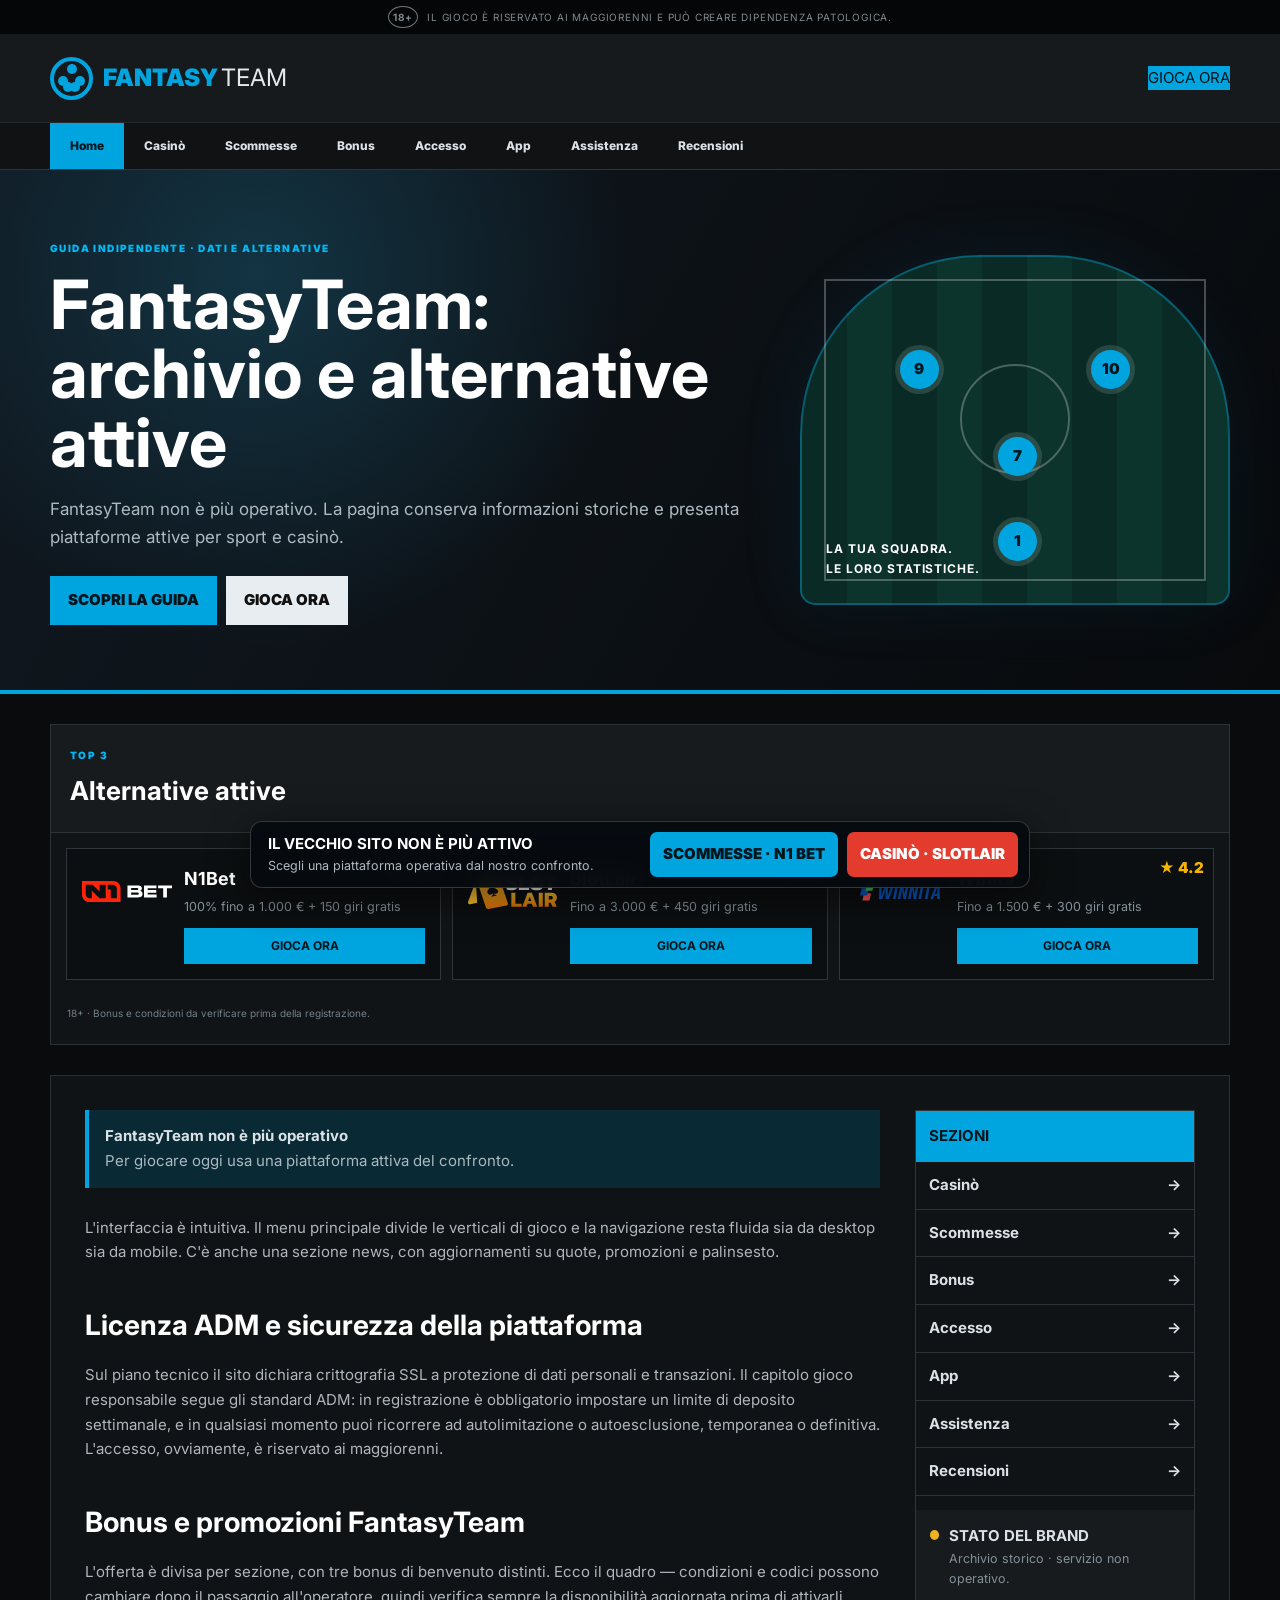
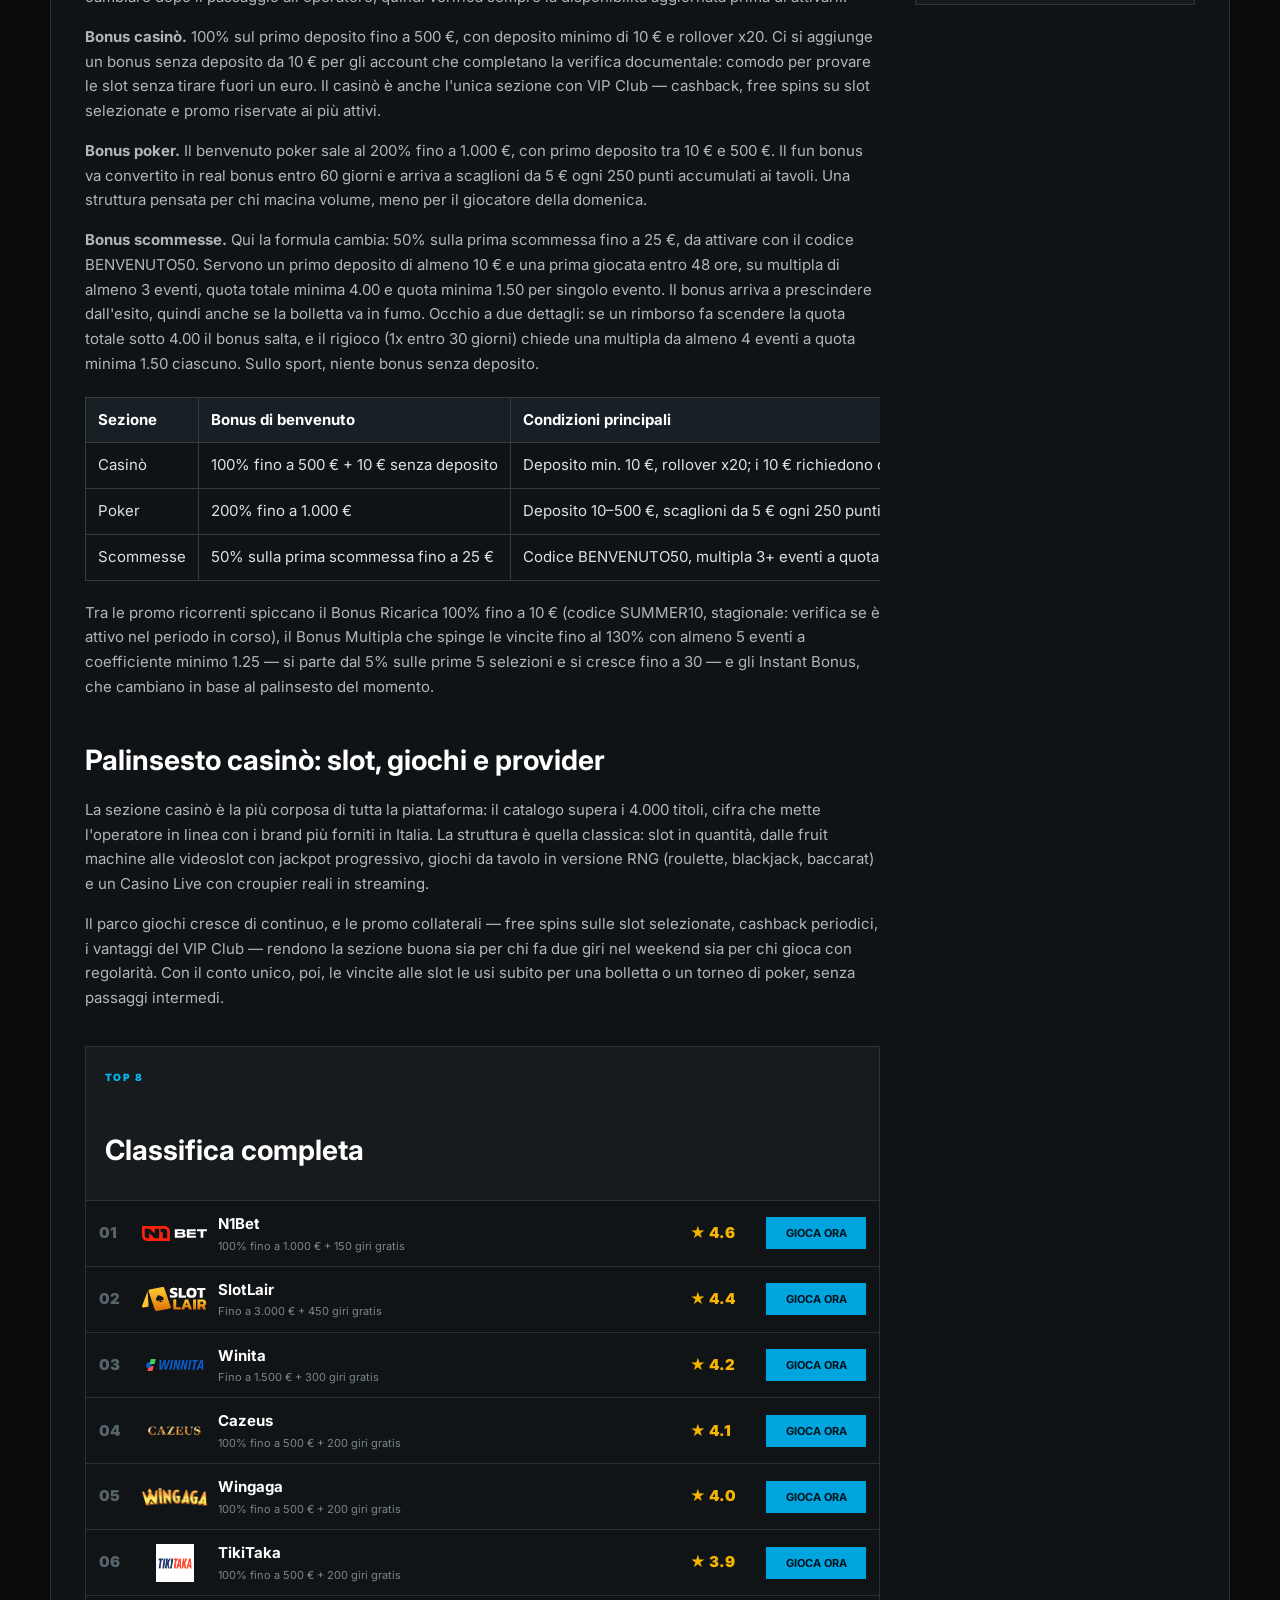
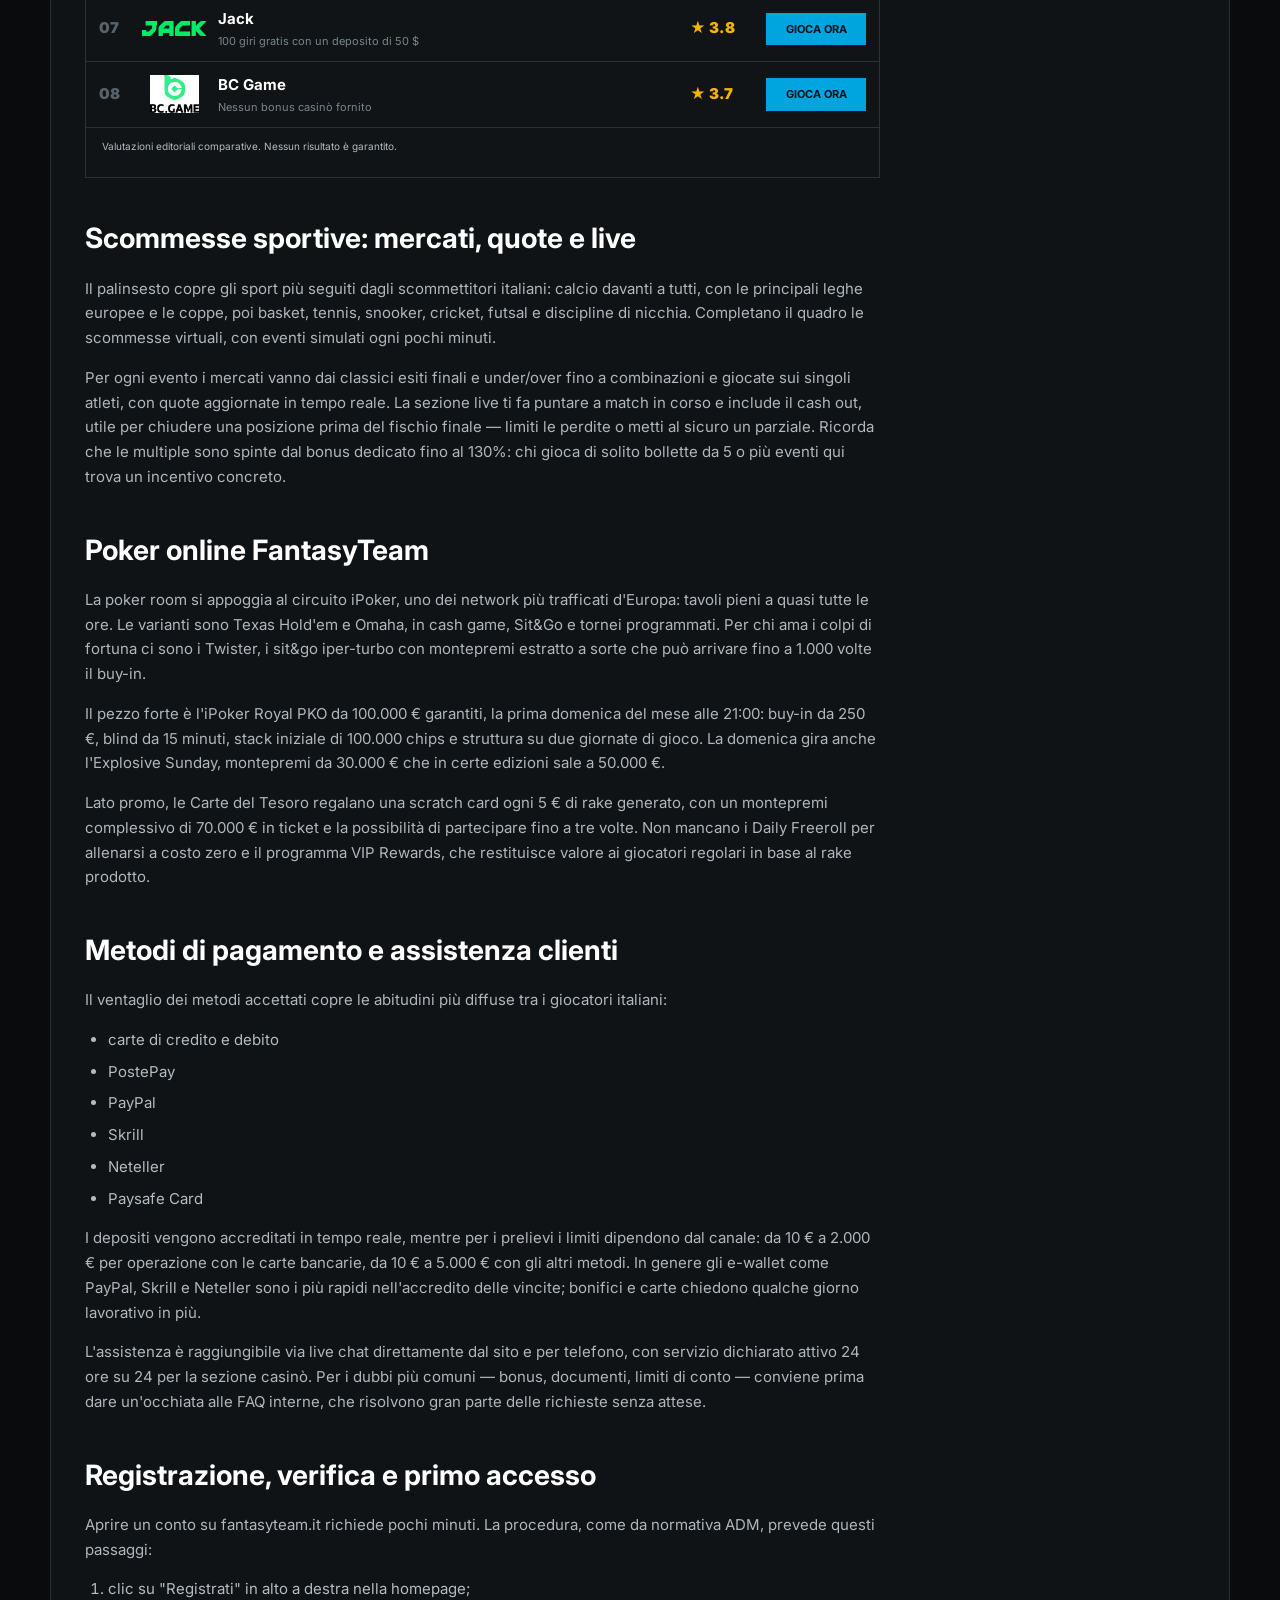
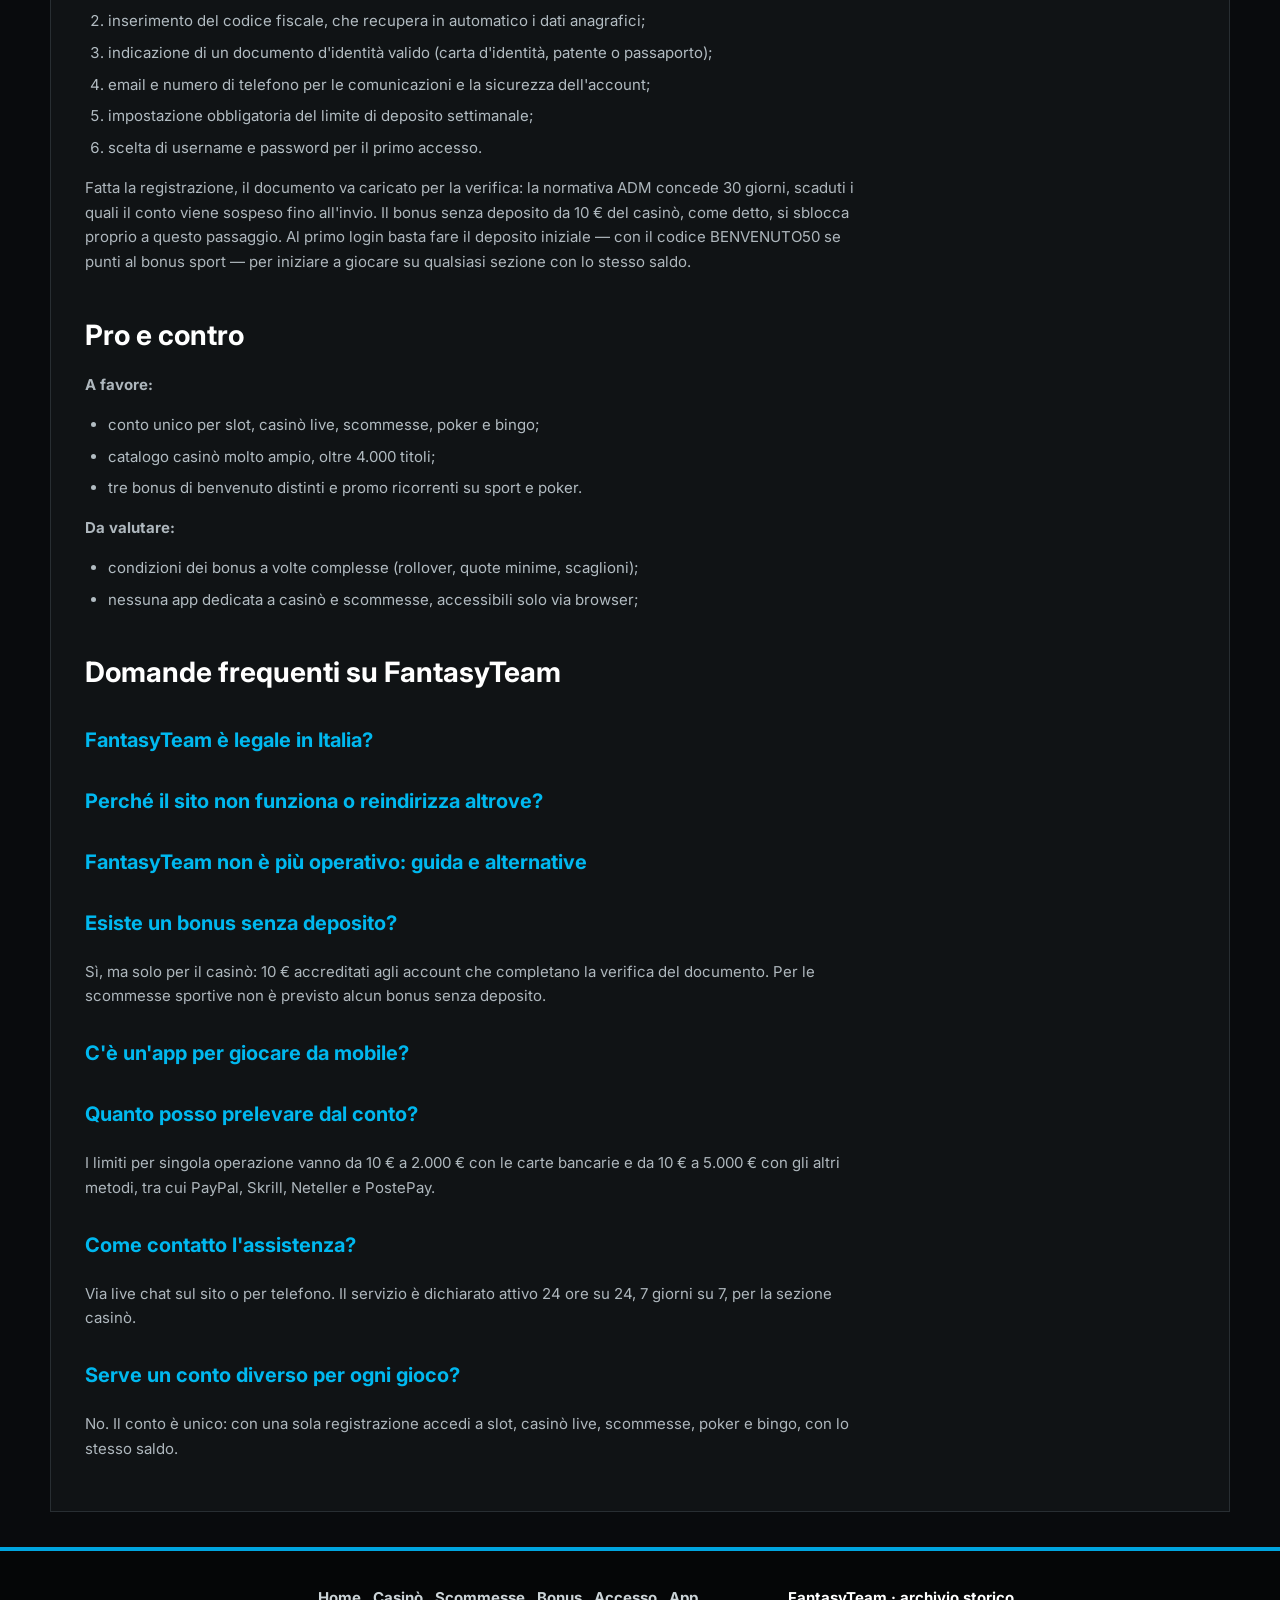
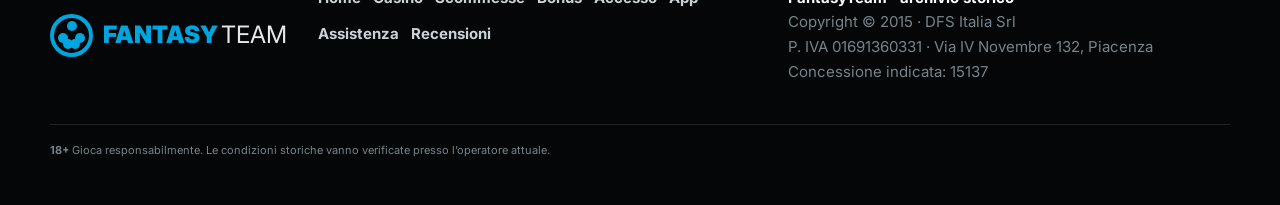
<file: index.html>
<!DOCTYPE html>
<html lang="it"><head><meta charset="utf-8"/><meta content="width=device-width,initial-scale=1" name="viewport"/><title>FantasyTeam Home: archivio e alternative attive</title><meta content="Informazioni storiche su FantasyTeam home e confronto tra piattaforme attive in Italia." name="description"/><link href="https://fantasyteamit.com/" rel="canonical"/><link href="https://fantasyteamit.com/" hreflang="it-IT" rel="alternate"/><link href="https://fantasyteamit.com/" hreflang="x-default" rel="alternate"/><link href="favicon.svg" rel="icon"/><link href="assets/style.css" rel="stylesheet"/><script type="application/ld+json">{"@context": "https://schema.org", "@graph": [{"@type": "WebSite", "name": "FantasyTeam", "url": "https://fantasyteamit.com/", "inLanguage": "it-IT"}, {"@type": "Article", "headline": "FantasyTeam: archivio e alternative attive", "description": "Informazioni storiche su FantasyTeam home e confronto tra piattaforme attive in Italia.", "mainEntityOfPage": "https://fantasyteamit.com/", "inLanguage": "it-IT"}]}</script></head><body class="guide"><div class="warning"><b>18+</b> IL GIOCO È RISERVATO AI MAGGIORENNI E PUÒ CREARE DIPENDENZA PATOLOGICA.</div>
<header><div class="wrap head"><a class="brand" href=""><i><b></b><b></b><b></b><b></b><b></b></i><span>FANTASY</span><em>TEAM</em></a><a class="headcta" href="/referral-link?sub_id_1=n1" rel="nofollow">GIOCA ORA</a></div><nav><div class="wrap"><a class="on" href="">Home</a><a class="" href="casino/">Casinò</a><a class="" href="scommesse/">Scommesse</a><a class="" href="bonus/">Bonus</a><a class="" href="accesso/">Accesso</a><a class="" href="app/">App</a><a class="" href="assistenza/">Assistenza</a><a class="" href="recensioni/">Recensioni</a></div></nav></header><section class="hero"><div class="wrap hero-in"><div><span class="kicker">GUIDA INDIPENDENTE · DATI E ALTERNATIVE</span><h1>FantasyTeam: archivio e alternative attive</h1><p>FantasyTeam non è più operativo. La pagina conserva informazioni storiche e presenta piattaforme attive per sport e casinò.</p><div class="hero-buttons"><a href="#contenuto">SCOPRI LA GUIDA</a><a href="/referral-link?sub_id_1=n1" rel="nofollow">GIOCA ORA</a></div></div><div class="pitch"><div class="center"></div><i class="p p1">9</i><i class="p p2">10</i><i class="p p3">7</i><i class="p p4">1</i><b>LA TUA SQUADRA.<br/>LE LORO STATISTICHE.</b></div></div></section><main class="wrap"><section class="topcasinos"><div class="sect"><span>TOP 3</span><h2>Alternative attive</h2></div><div class="three"><a class="casino-card" href="/referral-link?sub_id_1=n1" rel="nofollow"><span>★ 4.6</span><img alt="N1Bet" src="assets/logos/n1bet-logo.svg"/><b>N1Bet</b><small>100% fino a 1.000 € + 150 giri gratis</small><strong>GIOCA ORA</strong></a><a class="casino-card" href="/referral-link?sub_id_1=slotlair" rel="nofollow"><span>★ 4.4</span><img alt="SlotLair" src="assets/logos/slotlair-logo.svg"/><b>SlotLair</b><small>Fino a 3.000 € + 450 giri gratis</small><strong>GIOCA ORA</strong></a><a class="casino-card" href="/referral-link?sub_id_1=winita" rel="nofollow"><span>★ 4.2</span><img alt="Winita" src="assets/logos/winnita-logo.svg"/><b>Winita</b><small>Fino a 1.500 € + 300 giri gratis</small><strong>GIOCA ORA</strong></a></div><p class="fine">18+ · Bonus e condizioni da verificare prima della registrazione.</p></section><div class="layout" id="contenuto"><article class="article"><div class="migration"><b>FantasyTeam non è più operativo</b><span>Per giocare oggi usa una piattaforma attiva del confronto.</span></div>
<p>L'interfaccia è intuitiva. Il menu principale divide le verticali di gioco e la navigazione resta fluida sia da desktop sia da mobile. C'è anche una sezione news, con aggiornamenti su quote, promozioni e palinsesto.</p>
<h2>Licenza ADM e sicurezza della piattaforma</h2>
<p>Sul piano tecnico il sito dichiara crittografia SSL a protezione di dati personali e transazioni. Il capitolo gioco responsabile segue gli standard ADM: in registrazione è obbligatorio impostare un limite di deposito settimanale, e in qualsiasi momento puoi ricorrere ad autolimitazione o autoesclusione, temporanea o definitiva. L'accesso, ovviamente, è riservato ai maggiorenni.</p>
<h2>Bonus e promozioni FantasyTeam</h2>
<p>L'offerta è divisa per sezione, con tre bonus di benvenuto distinti. Ecco il quadro — condizioni e codici possono cambiare dopo il passaggio all'operatore, quindi verifica sempre la disponibilità aggiornata prima di attivarli.</p>
<p><strong>Bonus casinò.</strong> 100% sul primo deposito fino a 500 €, con deposito minimo di 10 € e rollover x20. Ci si aggiunge un bonus senza deposito da 10 € per gli account che completano la verifica documentale: comodo per provare le slot senza tirare fuori un euro. Il casinò è anche l'unica sezione con VIP Club — cashback, free spins su slot selezionate e promo riservate ai più attivi.</p>
<p><strong>Bonus poker.</strong> Il benvenuto poker sale al 200% fino a 1.000 €, con primo deposito tra 10 € e 500 €. Il fun bonus va convertito in real bonus entro 60 giorni e arriva a scaglioni da 5 € ogni 250 punti accumulati ai tavoli. Una struttura pensata per chi macina volume, meno per il giocatore della domenica.</p>
<p><strong>Bonus scommesse.</strong> Qui la formula cambia: 50% sulla prima scommessa fino a 25 €, da attivare con il codice BENVENUTO50. Servono un primo deposito di almeno 10 € e una prima giocata entro 48 ore, su multipla di almeno 3 eventi, quota totale minima 4.00 e quota minima 1.50 per singolo evento. Il bonus arriva a prescindere dall'esito, quindi anche se la bolletta va in fumo. Occhio a due dettagli: se un rimborso fa scendere la quota totale sotto 4.00 il bonus salta, e il rigioco (1x entro 30 giorni) chiede una multipla da almeno 4 eventi a quota minima 1.50 ciascuno. Sullo sport, niente bonus senza deposito.</p>
<table>
<thead>
<tr>
<th>Sezione</th>
<th>Bonus di benvenuto</th>
<th>Condizioni principali</th>
</tr>
</thead>
<tbody>
<tr>
<td>Casinò</td>
<td>100% fino a 500 € + 10 € senza deposito</td>
<td>Deposito min. 10 €, rollover x20; i 10 € richiedono conto verificato</td>
</tr>
<tr>
<td>Poker</td>
<td>200% fino a 1.000 €</td>
<td>Deposito 10–500 €, scaglioni da 5 € ogni 250 punti, conversione in 60 giorni</td>
</tr>
<tr>
<td>Scommesse</td>
<td>50% sulla prima scommessa fino a 25 €</td>
<td>Codice BENVENUTO50, multipla 3+ eventi a quota 4.00, rigioco 1x in 30 giorni</td>
</tr>
</tbody>
</table>
<p>Tra le promo ricorrenti spiccano il Bonus Ricarica 100% fino a 10 € (codice SUMMER10, stagionale: verifica se è attivo nel periodo in corso), il Bonus Multipla che spinge le vincite fino al 130% con almeno 5 eventi a coefficiente minimo 1.25 — si parte dal 5% sulle prime 5 selezioni e si cresce fino a 30 — e gli Instant Bonus, che cambiano in base al palinsesto del momento.</p>
<h2>Palinsesto casinò: slot, giochi e provider</h2>
<p>La sezione casinò è la più corposa di tutta la piattaforma: il catalogo supera i 4.000 titoli, cifra che mette l'operatore in linea con i brand più forniti in Italia. La struttura è quella classica: slot in quantità, dalle fruit machine alle videoslot con jackpot progressivo, giochi da tavolo in versione RNG (roulette, blackjack, baccarat) e un Casino Live con croupier reali in streaming.</p>
<p>Il parco giochi cresce di continuo, e le promo collaterali — free spins sulle slot selezionate, cashback periodici, i vantaggi del VIP Club — rendono la sezione buona sia per chi fa due giri nel weekend sia per chi gioca con regolarità. Con il conto unico, poi, le vincite alle slot le usi subito per una bolletta o un torneo di poker, senza passaggi intermedi.</p>
<section class="rank"><div class="sect"><span>TOP 8</span><h2>Classifica completa</h2></div><a class="row" href="/referral-link?sub_id_1=n1" rel="nofollow"><em>01</em><img alt="N1Bet" src="assets/logos/n1bet-logo.svg"><span><b>N1Bet</b><small>100% fino a 1.000 € + 150 giri gratis</small></span><i>★ 4.6</i><strong>GIOCA ORA</strong></img></a><a class="row" href="/referral-link?sub_id_1=slotlair" rel="nofollow"><em>02</em><img alt="SlotLair" src="assets/logos/slotlair-logo.svg"><span><b>SlotLair</b><small>Fino a 3.000 € + 450 giri gratis</small></span><i>★ 4.4</i><strong>GIOCA ORA</strong></img></a><a class="row" href="/referral-link?sub_id_1=winita" rel="nofollow"><em>03</em><img alt="Winita" src="assets/logos/winnita-logo.svg"><span><b>Winita</b><small>Fino a 1.500 € + 300 giri gratis</small></span><i>★ 4.2</i><strong>GIOCA ORA</strong></img></a><a class="row" href="/referral-link?sub_id_1=cazeus" rel="nofollow"><em>04</em><img alt="Cazeus" src="assets/logos/cazeus-logo.png"/><span><b>Cazeus</b><small>100% fino a 500 € + 200 giri gratis</small></span><i>★ 4.1</i><strong>GIOCA ORA</strong></a><a class="row" href="/referral-link?sub_id_1=wingaga" rel="nofollow"><em>05</em><img alt="Wingaga" src="assets/logos/wingaga-logo.webp"/><span><b>Wingaga</b><small>100% fino a 500 € + 200 giri gratis</small></span><i>★ 4.0</i><strong>GIOCA ORA</strong></a><a class="row" href="/referral-link?sub_id_1=tikitaka" rel="nofollow"><em>06</em><img alt="TikiTaka" src="assets/logos/tikitaka-logo.png"/><span><b>TikiTaka</b><small>100% fino a 500 € + 200 giri gratis</small></span><i>★ 3.9</i><strong>GIOCA ORA</strong></a><a class="row" href="/referral-link?sub_id_1=jack" rel="nofollow"><em>07</em><img alt="Jack" src="assets/logos/jack.svg"/><span><b>Jack</b><small>100 giri gratis con un deposito di 50 $</small></span><i>★ 3.8</i><strong>GIOCA ORA</strong></a><a class="row" href="/referral-link?sub_id_1=bc" rel="nofollow"><em>08</em><img alt="BC Game" src="assets/logos/bcgame-logo.png"/><span><b>BC Game</b><small>Nessun bonus casinò fornito</small></span><i>★ 3.7</i><strong>GIOCA ORA</strong></a><p class="fine">Valutazioni editoriali comparative. Nessun risultato è garantito.</p></section><h2>Scommesse sportive: mercati, quote e live</h2>
<p>Il palinsesto copre gli sport più seguiti dagli scommettitori italiani: calcio davanti a tutti, con le principali leghe europee e le coppe, poi basket, tennis, snooker, cricket, futsal e discipline di nicchia. Completano il quadro le scommesse virtuali, con eventi simulati ogni pochi minuti.</p>
<p>Per ogni evento i mercati vanno dai classici esiti finali e under/over fino a combinazioni e giocate sui singoli atleti, con quote aggiornate in tempo reale. La sezione live ti fa puntare a match in corso e include il cash out, utile per chiudere una posizione prima del fischio finale — limiti le perdite o metti al sicuro un parziale. Ricorda che le multiple sono spinte dal bonus dedicato fino al 130%: chi gioca di solito bollette da 5 o più eventi qui trova un incentivo concreto.</p>
<h2>Poker online FantasyTeam</h2>
<p>La poker room si appoggia al circuito iPoker, uno dei network più trafficati d'Europa: tavoli pieni a quasi tutte le ore. Le varianti sono Texas Hold'em e Omaha, in cash game, Sit&amp;Go e tornei programmati. Per chi ama i colpi di fortuna ci sono i Twister, i sit&amp;go iper-turbo con montepremi estratto a sorte che può arrivare fino a 1.000 volte il buy-in.</p>
<p>Il pezzo forte è l'iPoker Royal PKO da 100.000 € garantiti, la prima domenica del mese alle 21:00: buy-in da 250 €, blind da 15 minuti, stack iniziale di 100.000 chips e struttura su due giornate di gioco. La domenica gira anche l'Explosive Sunday, montepremi da 30.000 € che in certe edizioni sale a 50.000 €.</p>
<p>Lato promo, le Carte del Tesoro regalano una scratch card ogni 5 € di rake generato, con un montepremi complessivo di 70.000 € in ticket e la possibilità di partecipare fino a tre volte. Non mancano i Daily Freeroll per allenarsi a costo zero e il programma VIP Rewards, che restituisce valore ai giocatori regolari in base al rake prodotto.</p>
<h2>Metodi di pagamento e assistenza clienti</h2>
<p>Il ventaglio dei metodi accettati copre le abitudini più diffuse tra i giocatori italiani:</p>
<ul>
<li>carte di credito e debito</li>
<li>PostePay</li>
<li>PayPal</li>
<li>Skrill</li>
<li>Neteller</li>
<li>Paysafe Card</li>
</ul>
<p>I depositi vengono accreditati in tempo reale, mentre per i prelievi i limiti dipendono dal canale: da 10 € a 2.000 € per operazione con le carte bancarie, da 10 € a 5.000 € con gli altri metodi. In genere gli e-wallet come PayPal, Skrill e Neteller sono i più rapidi nell'accredito delle vincite; bonifici e carte chiedono qualche giorno lavorativo in più.</p>
<p>L'assistenza è raggiungibile via live chat direttamente dal sito e per telefono, con servizio dichiarato attivo 24 ore su 24 per la sezione casinò. Per i dubbi più comuni — bonus, documenti, limiti di conto — conviene prima dare un'occhiata alle FAQ interne, che risolvono gran parte delle richieste senza attese.</p>
<h2>Registrazione, verifica e primo accesso</h2>
<p>Aprire un conto su fantasyteam.it richiede pochi minuti. La procedura, come da normativa ADM, prevede questi passaggi:</p>
<ol>
<li>clic su "Registrati" in alto a destra nella homepage;</li>
<li>inserimento del codice fiscale, che recupera in automatico i dati anagrafici;</li>
<li>indicazione di un documento d'identità valido (carta d'identità, patente o passaporto);</li>
<li>email e numero di telefono per le comunicazioni e la sicurezza dell'account;</li>
<li>impostazione obbligatoria del limite di deposito settimanale;</li>
<li>scelta di username e password per il primo accesso.</li>
</ol>
<p>Fatta la registrazione, il documento va caricato per la verifica: la normativa ADM concede 30 giorni, scaduti i quali il conto viene sospeso fino all'invio. Il bonus senza deposito da 10 € del casinò, come detto, si sblocca proprio a questo passaggio. Al primo login basta fare il deposito iniziale — con il codice BENVENUTO50 se punti al bonus sport — per iniziare a giocare su qualsiasi sezione con lo stesso saldo.</p>
<h2>Pro e contro</h2>
<p><strong>A favore:</strong></p>
<ul>
<li>conto unico per slot, casinò live, scommesse, poker e bingo;</li>
<li>catalogo casinò molto ampio, oltre 4.000 titoli;</li>
<li>tre bonus di benvenuto distinti e promo ricorrenti su sport e poker.</li>
</ul>
<p><strong>Da valutare:</strong></p>
<ul>
<li>condizioni dei bonus a volte complesse (rollover, quote minime, scaglioni);</li>
<li>nessuna app dedicata a casinò e scommesse, accessibili solo via browser;</li>
</ul>
<h2>Domande frequenti su FantasyTeam</h2>
<h3>FantasyTeam è legale in Italia?</h3>
<h3>Perché il sito non funziona o reindirizza altrove?</h3>
<h3>FantasyTeam non è più operativo: guida e alternative</h3>
<h3>Esiste un bonus senza deposito?</h3>
<p>Sì, ma solo per il casinò: 10 € accreditati agli account che completano la verifica del documento. Per le scommesse sportive non è previsto alcun bonus senza deposito.</p>
<h3>C'è un'app per giocare da mobile?</h3>
<h3>Quanto posso prelevare dal conto?</h3>
<p>I limiti per singola operazione vanno da 10 € a 2.000 € con le carte bancarie e da 10 € a 5.000 € con gli altri metodi, tra cui PayPal, Skrill, Neteller e PostePay.</p>
<h3>Come contatto l'assistenza?</h3>
<p>Via live chat sul sito o per telefono. Il servizio è dichiarato attivo 24 ore su 24, 7 giorni su 7, per la sezione casinò.</p>
<h3>Serve un conto diverso per ogni gioco?</h3>
<p>No. Il conto è unico: con una sola registrazione accedi a slot, casinò live, scommesse, poker e bingo, con lo stesso saldo.</p>
</article><aside class="side"><b>SEZIONI</b><a href="casino/">Casinò<span>→</span></a><a href="scommesse/">Scommesse<span>→</span></a><a href="bonus/">Bonus<span>→</span></a><a href="accesso/">Accesso<span>→</span></a><a href="app/">App<span>→</span></a><a href="assistenza/">Assistenza<span>→</span></a><a href="recensioni/">Recensioni<span>→</span></a><div class="status"><i></i><span><b>STATO DEL BRAND</b><small>Archivio storico · servizio non operativo.</small></span></div></aside></div></main><div class="dropbar"><span><b>IL VECCHIO SITO NON È PIÙ ATTIVO</b><small>Scegli una piattaforma operativa dal nostro confronto.</small></span><a class="betting" href="/referral-link?sub_id_1=n1" rel="nofollow">SCOMMESSE · N1 BET</a><a class="casino" href="/referral-link?sub_id_1=slotlair" rel="nofollow">CASINÒ · SLOTLAIR</a></div><footer><div class="wrap foot"><a class="brand" href=""><i><b></b><b></b><b></b><b></b><b></b></i><span>FANTASY</span><em>TEAM</em></a><nav><a href="">Home</a><a href="casino/">Casinò</a><a href="scommesse/">Scommesse</a><a href="bonus/">Bonus</a><a href="accesso/">Accesso</a><a href="app/">App</a><a href="assistenza/">Assistenza</a><a href="recensioni/">Recensioni</a></nav><div class="company"><b>FantasyTeam · archivio storico</b><span>Copyright © 2015 · DFS Italia Srl</span><span>P. IVA 01691360331 · Via IV Novembre 132, Piacenza</span><span>Concessione indicata: 15137</span></div><p><b>18+</b> Gioca responsabilmente. Le condizioni storiche vanno verificate presso l’operatore attuale.</p></div></footer></body></html>
</file>
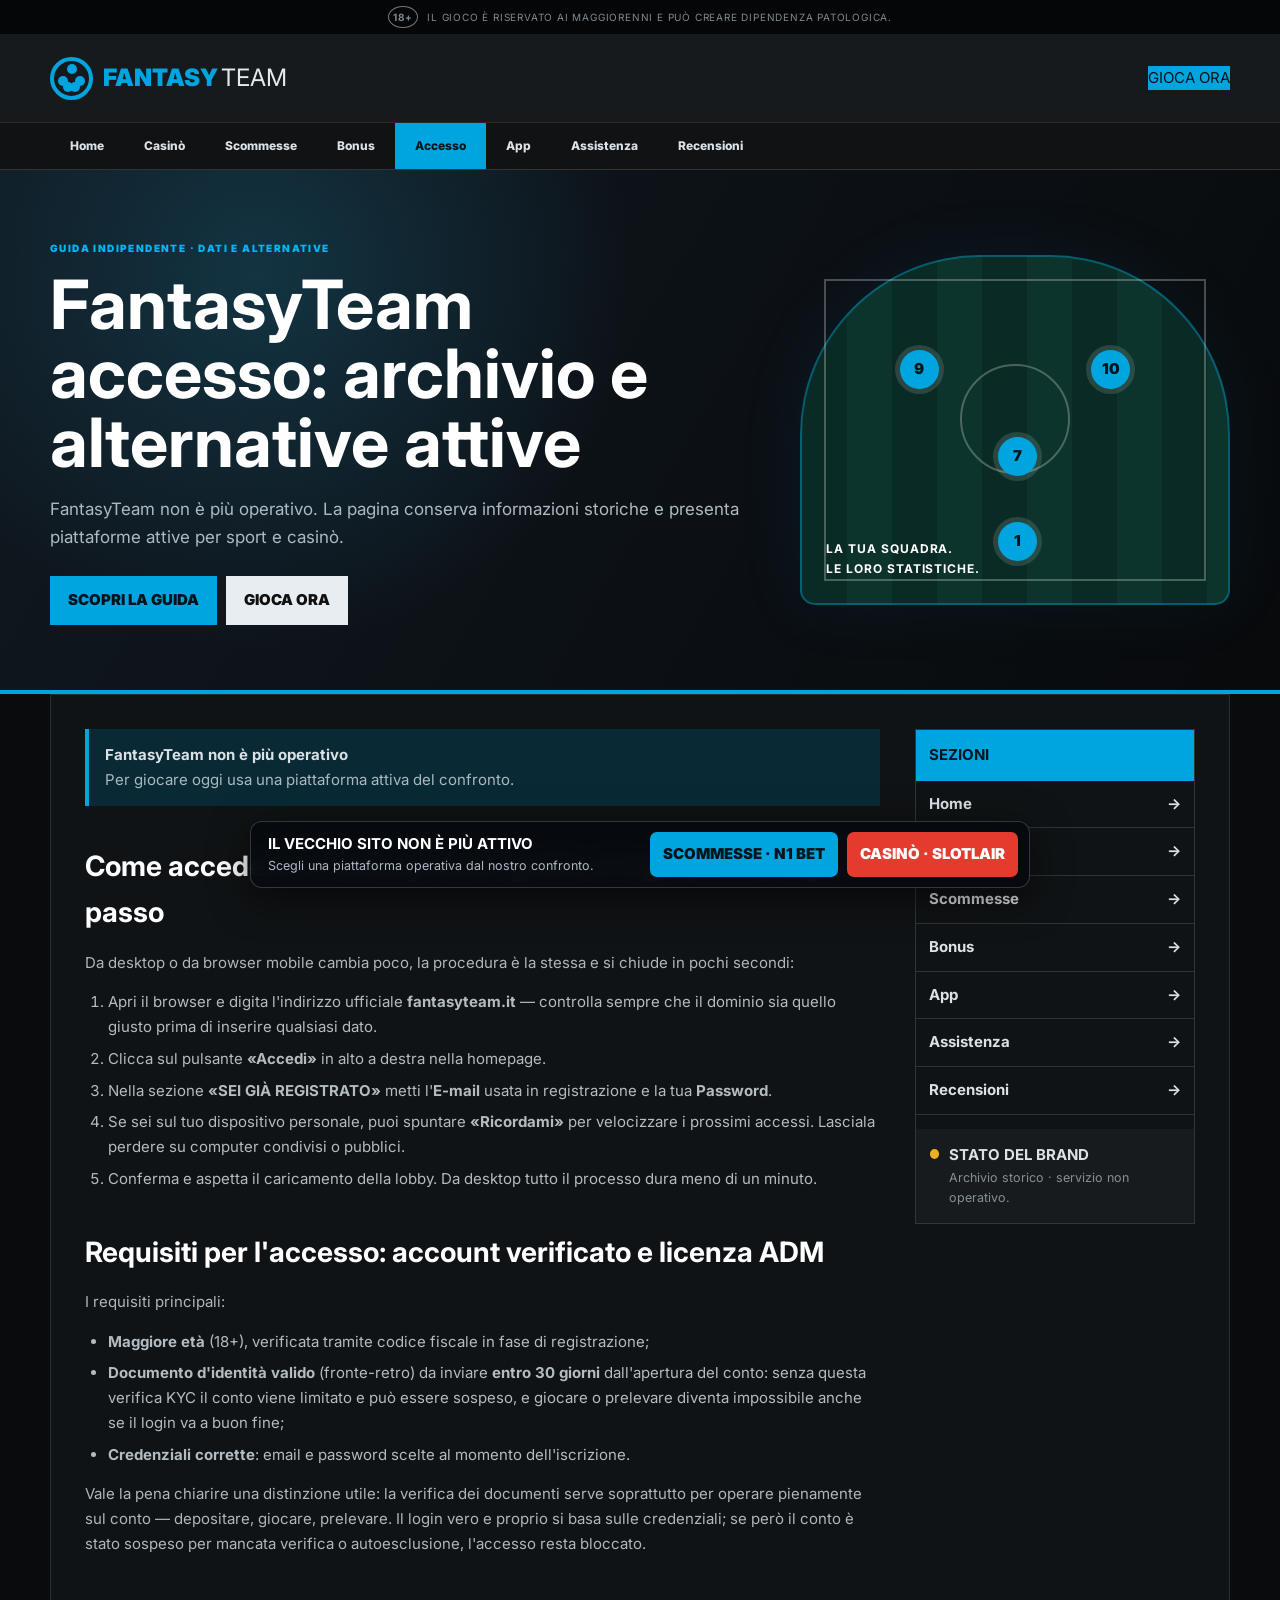
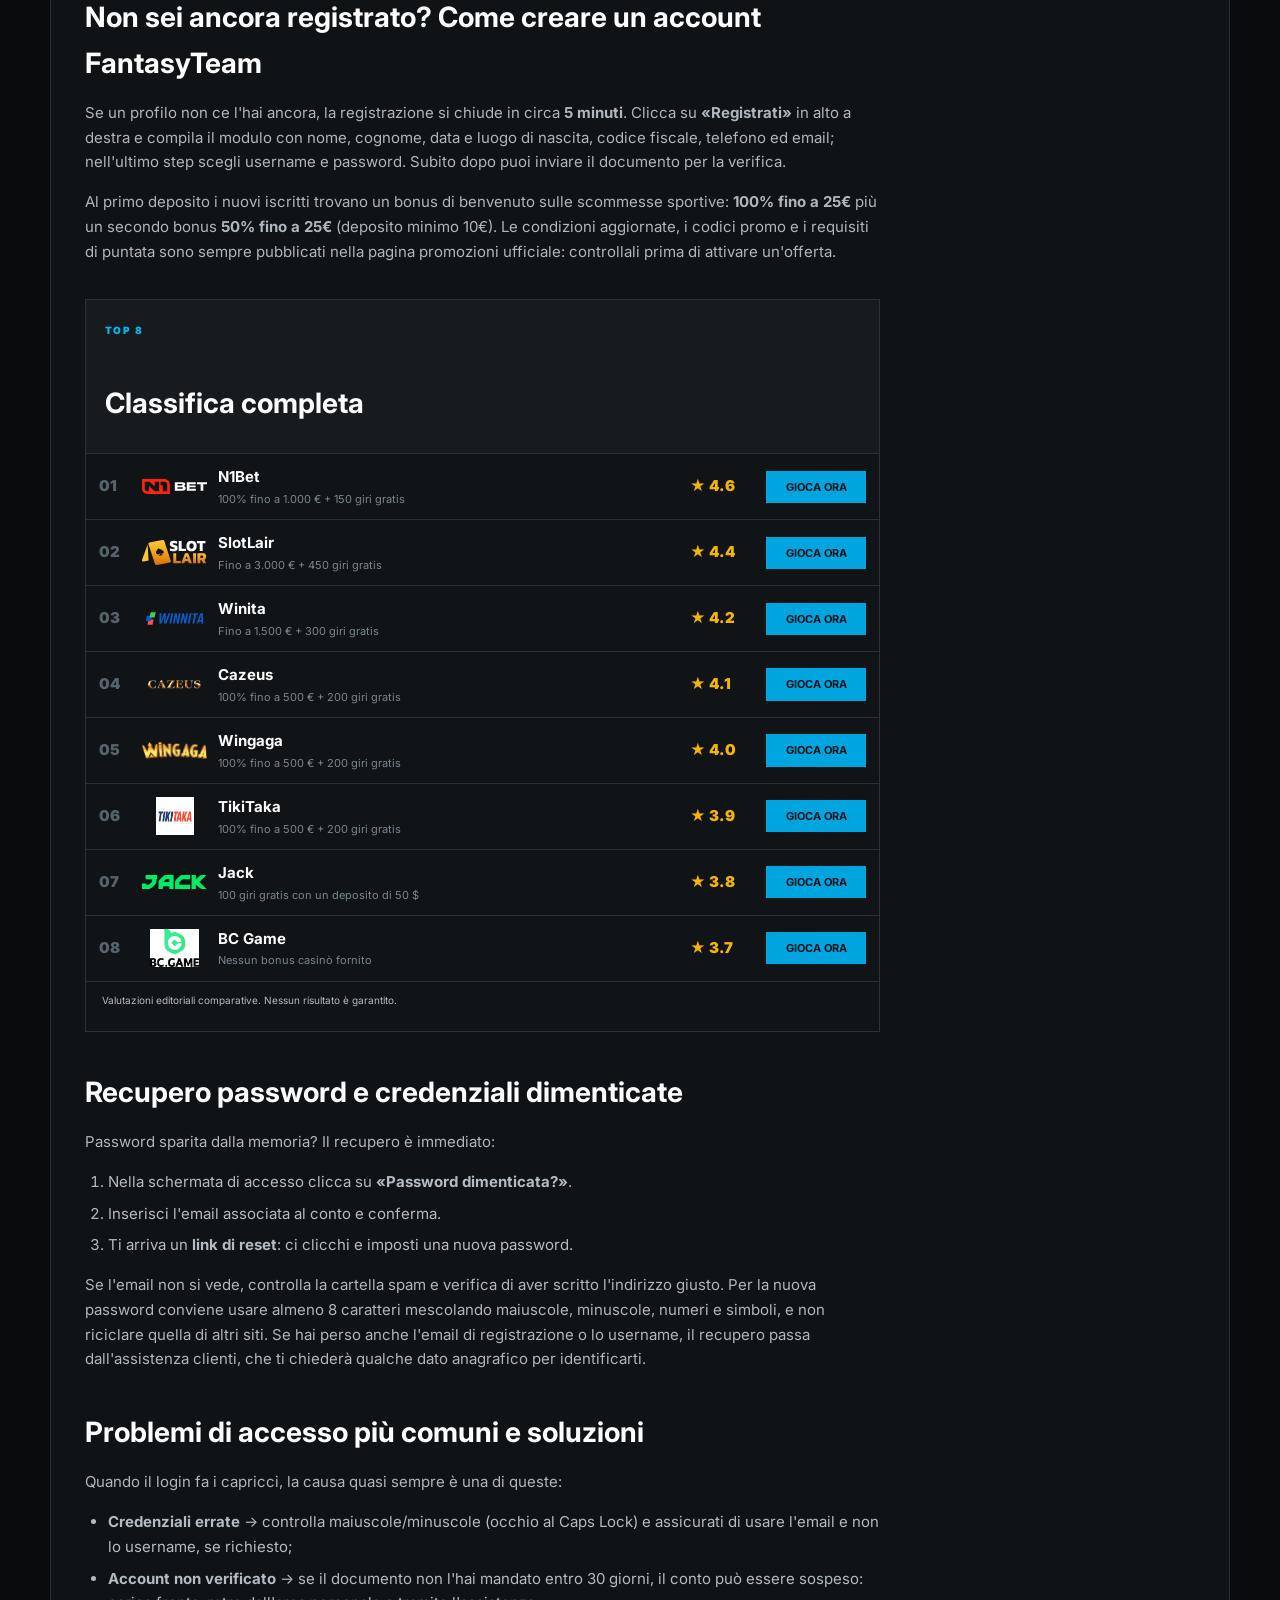
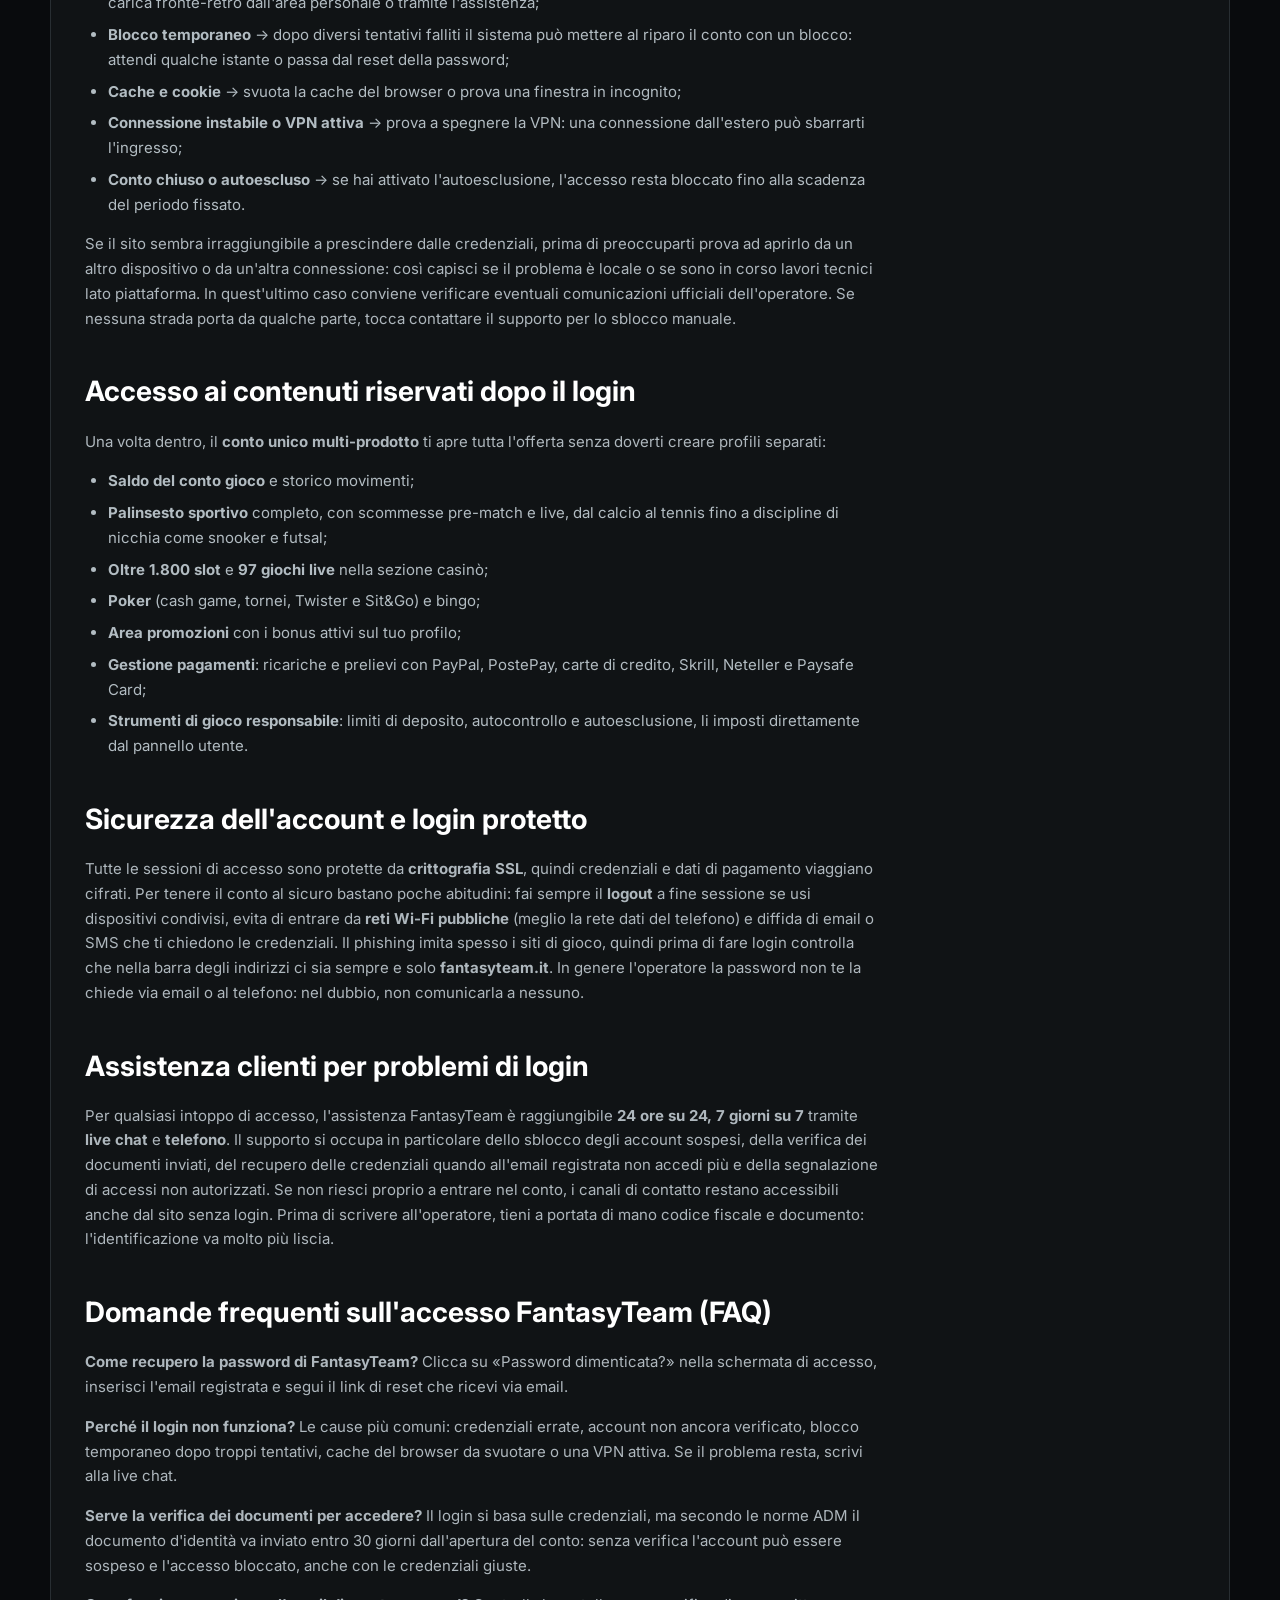
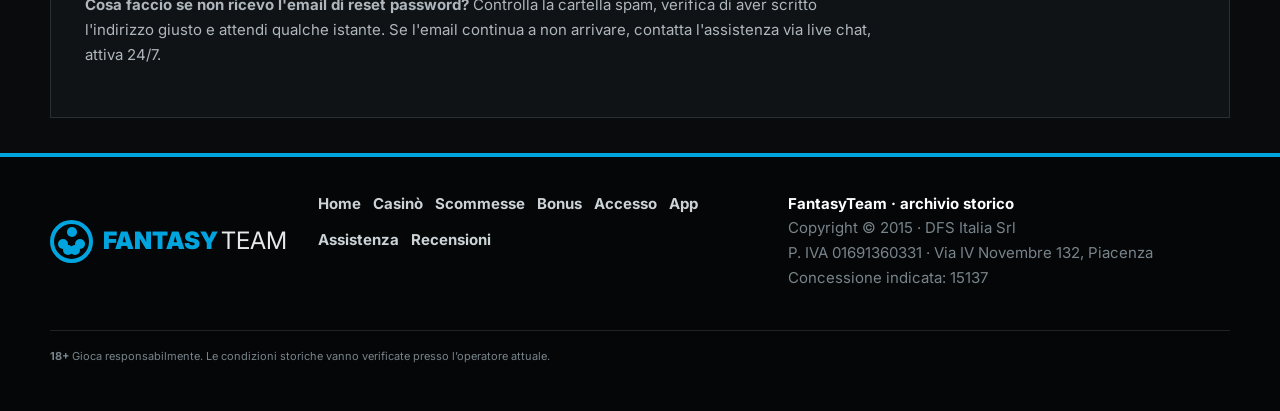
<file: accesso/index.html>
<!DOCTYPE html>
<html lang="it"><head><meta charset="utf-8"/><meta content="width=device-width,initial-scale=1" name="viewport"/><title>FantasyTeam Accesso: archivio e alternative attive</title><meta content="Informazioni storiche su FantasyTeam accesso e confronto tra piattaforme attive in Italia." name="description"/><link href="https://fantasyteamit.com/accesso/" rel="canonical"/><link href="https://fantasyteamit.com/accesso/" hreflang="it-IT" rel="alternate"/><link href="https://fantasyteamit.com/accesso/" hreflang="x-default" rel="alternate"/><link href="../favicon.svg" rel="icon"/><link href="../assets/style.css" rel="stylesheet"/><script type="application/ld+json">{"@context": "https://schema.org", "@graph": [{"@type": "WebSite", "name": "FantasyTeam", "url": "https://fantasyteamit.com/", "inLanguage": "it-IT"}, {"@type": "Article", "headline": "FantasyTeam accesso: archivio e alternative attive", "description": "Informazioni storiche su FantasyTeam accesso e confronto tra piattaforme attive in Italia.", "mainEntityOfPage": "https://fantasyteamit.com/accesso/", "inLanguage": "it-IT"}]}</script></head><body class="guide"><div class="warning"><b>18+</b> IL GIOCO È RISERVATO AI MAGGIORENNI E PUÒ CREARE DIPENDENZA PATOLOGICA.</div>
<header><div class="wrap head"><a class="brand" href="../"><i><b></b><b></b><b></b><b></b><b></b></i><span>FANTASY</span><em>TEAM</em></a><a class="headcta" href="/referral-link?sub_id_1=n1" rel="nofollow">GIOCA ORA</a></div><nav><div class="wrap"><a class="" href="../">Home</a><a class="" href="../casino/">Casinò</a><a class="" href="../scommesse/">Scommesse</a><a class="" href="../bonus/">Bonus</a><a class="on" href="../accesso/">Accesso</a><a class="" href="../app/">App</a><a class="" href="../assistenza/">Assistenza</a><a class="" href="../recensioni/">Recensioni</a></div></nav></header><section class="hero"><div class="wrap hero-in"><div><span class="kicker">GUIDA INDIPENDENTE · DATI E ALTERNATIVE</span><h1>FantasyTeam accesso: archivio e alternative attive</h1><p>FantasyTeam non è più operativo. La pagina conserva informazioni storiche e presenta piattaforme attive per sport e casinò.</p><div class="hero-buttons"><a href="#contenuto">SCOPRI LA GUIDA</a><a href="/referral-link?sub_id_1=n1" rel="nofollow">GIOCA ORA</a></div></div><div class="pitch"><div class="center"></div><i class="p p1">9</i><i class="p p2">10</i><i class="p p3">7</i><i class="p p4">1</i><b>LA TUA SQUADRA.<br/>LE LORO STATISTICHE.</b></div></div></section><main class="wrap"><div class="layout" id="contenuto"><article class="article"><div class="migration"><b>FantasyTeam non è più operativo</b><span>Per giocare oggi usa una piattaforma attiva del confronto.</span></div>
<h2>Come accedere a FantasyTeam: guida al login passo dopo passo</h2>
<p>Da desktop o da browser mobile cambia poco, la procedura è la stessa e si chiude in pochi secondi:</p>
<ol>
<li>Apri il browser e digita l'indirizzo ufficiale <strong>fantasyteam.it</strong> — controlla sempre che il dominio sia quello giusto prima di inserire qualsiasi dato.</li>
<li>Clicca sul pulsante <strong>«Accedi»</strong> in alto a destra nella homepage.</li>
<li>Nella sezione <strong>«SEI GIÀ REGISTRATO»</strong> metti l'<strong>E-mail</strong> usata in registrazione e la tua <strong>Password</strong>.</li>
<li>Se sei sul tuo dispositivo personale, puoi spuntare <strong>«Ricordami»</strong> per velocizzare i prossimi accessi. Lasciala perdere su computer condivisi o pubblici.</li>
<li>Conferma e aspetta il caricamento della lobby. Da desktop tutto il processo dura meno di un minuto.</li>
</ol>
<h2>Requisiti per l'accesso: account verificato e licenza ADM</h2>
<p>I requisiti principali:</p>
<ul>
<li><strong>Maggiore età</strong> (18+), verificata tramite codice fiscale in fase di registrazione;</li>
<li><strong>Documento d'identità valido</strong> (fronte-retro) da inviare <strong>entro 30 giorni</strong> dall'apertura del conto: senza questa verifica KYC il conto viene limitato e può essere sospeso, e giocare o prelevare diventa impossibile anche se il login va a buon fine;</li>
<li><strong>Credenziali corrette</strong>: email e password scelte al momento dell'iscrizione.</li>
</ul>
<p>Vale la pena chiarire una distinzione utile: la verifica dei documenti serve soprattutto per operare pienamente sul conto — depositare, giocare, prelevare. Il login vero e proprio si basa sulle credenziali; se però il conto è stato sospeso per mancata verifica o autoesclusione, l'accesso resta bloccato.</p>
<h2>Non sei ancora registrato? Come creare un account FantasyTeam</h2>
<p>Se un profilo non ce l'hai ancora, la registrazione si chiude in circa <strong>5 minuti</strong>. Clicca su <strong>«Registrati»</strong> in alto a destra e compila il modulo con nome, cognome, data e luogo di nascita, codice fiscale, telefono ed email; nell'ultimo step scegli username e password. Subito dopo puoi inviare il documento per la verifica.</p>
<p>Al primo deposito i nuovi iscritti trovano un bonus di benvenuto sulle scommesse sportive: <strong>100% fino a 25€</strong> più un secondo bonus <strong>50% fino a 25€</strong> (deposito minimo 10€). Le condizioni aggiornate, i codici promo e i requisiti di puntata sono sempre pubblicati nella pagina promozioni ufficiale: controllali prima di attivare un'offerta.</p>
<section class="rank"><div class="sect"><span>TOP 8</span><h2>Classifica completa</h2></div><a class="row" href="/referral-link?sub_id_1=n1" rel="nofollow"><em>01</em><img alt="N1Bet" src="../assets/logos/n1bet-logo.svg"/><span><b>N1Bet</b><small>100% fino a 1.000 € + 150 giri gratis</small></span><i>★ 4.6</i><strong>GIOCA ORA</strong></a><a class="row" href="/referral-link?sub_id_1=slotlair" rel="nofollow"><em>02</em><img alt="SlotLair" src="../assets/logos/slotlair-logo.svg"/><span><b>SlotLair</b><small>Fino a 3.000 € + 450 giri gratis</small></span><i>★ 4.4</i><strong>GIOCA ORA</strong></a><a class="row" href="/referral-link?sub_id_1=winita" rel="nofollow"><em>03</em><img alt="Winita" src="../assets/logos/winnita-logo.svg"/><span><b>Winita</b><small>Fino a 1.500 € + 300 giri gratis</small></span><i>★ 4.2</i><strong>GIOCA ORA</strong></a><a class="row" href="/referral-link?sub_id_1=cazeus" rel="nofollow"><em>04</em><img alt="Cazeus" src="../assets/logos/cazeus-logo.png"/><span><b>Cazeus</b><small>100% fino a 500 € + 200 giri gratis</small></span><i>★ 4.1</i><strong>GIOCA ORA</strong></a><a class="row" href="/referral-link?sub_id_1=wingaga" rel="nofollow"><em>05</em><img alt="Wingaga" src="../assets/logos/wingaga-logo.webp"/><span><b>Wingaga</b><small>100% fino a 500 € + 200 giri gratis</small></span><i>★ 4.0</i><strong>GIOCA ORA</strong></a><a class="row" href="/referral-link?sub_id_1=tikitaka" rel="nofollow"><em>06</em><img alt="TikiTaka" src="../assets/logos/tikitaka-logo.png"/><span><b>TikiTaka</b><small>100% fino a 500 € + 200 giri gratis</small></span><i>★ 3.9</i><strong>GIOCA ORA</strong></a><a class="row" href="/referral-link?sub_id_1=jack" rel="nofollow"><em>07</em><img alt="Jack" src="../assets/logos/jack.svg"/><span><b>Jack</b><small>100 giri gratis con un deposito di 50 $</small></span><i>★ 3.8</i><strong>GIOCA ORA</strong></a><a class="row" href="/referral-link?sub_id_1=bc" rel="nofollow"><em>08</em><img alt="BC Game" src="../assets/logos/bcgame-logo.png"/><span><b>BC Game</b><small>Nessun bonus casinò fornito</small></span><i>★ 3.7</i><strong>GIOCA ORA</strong></a><p class="fine">Valutazioni editoriali comparative. Nessun risultato è garantito.</p></section><h2>Recupero password e credenziali dimenticate</h2>
<p>Password sparita dalla memoria? Il recupero è immediato:</p>
<ol>
<li>Nella schermata di accesso clicca su <strong>«Password dimenticata?»</strong>.</li>
<li>Inserisci l'email associata al conto e conferma.</li>
<li>Ti arriva un <strong>link di reset</strong>: ci clicchi e imposti una nuova password.</li>
</ol>
<p>Se l'email non si vede, controlla la cartella spam e verifica di aver scritto l'indirizzo giusto. Per la nuova password conviene usare almeno 8 caratteri mescolando maiuscole, minuscole, numeri e simboli, e non riciclare quella di altri siti. Se hai perso anche l'email di registrazione o lo username, il recupero passa dall'assistenza clienti, che ti chiederà qualche dato anagrafico per identificarti.</p>
<h2>Problemi di accesso più comuni e soluzioni</h2>
<p>Quando il login fa i capricci, la causa quasi sempre è una di queste:</p>
<ul>
<li><strong>Credenziali errate</strong> → controlla maiuscole/minuscole (occhio al Caps Lock) e assicurati di usare l'email e non lo username, se richiesto;</li>
<li><strong>Account non verificato</strong> → se il documento non l'hai mandato entro 30 giorni, il conto può essere sospeso: carica fronte-retro dall'area personale o tramite l'assistenza;</li>
<li><strong>Blocco temporaneo</strong> → dopo diversi tentativi falliti il sistema può mettere al riparo il conto con un blocco: attendi qualche istante o passa dal reset della password;</li>
<li><strong>Cache e cookie</strong> → svuota la cache del browser o prova una finestra in incognito;</li>
<li><strong>Connessione instabile o VPN attiva</strong> → prova a spegnere la VPN: una connessione dall'estero può sbarrarti l'ingresso;</li>
<li><strong>Conto chiuso o autoescluso</strong> → se hai attivato l'autoesclusione, l'accesso resta bloccato fino alla scadenza del periodo fissato.</li>
</ul>
<p>Se il sito sembra irraggiungibile a prescindere dalle credenziali, prima di preoccuparti prova ad aprirlo da un altro dispositivo o da un'altra connessione: così capisci se il problema è locale o se sono in corso lavori tecnici lato piattaforma. In quest'ultimo caso conviene verificare eventuali comunicazioni ufficiali dell'operatore. Se nessuna strada porta da qualche parte, tocca contattare il supporto per lo sblocco manuale.</p>
<h2>Accesso ai contenuti riservati dopo il login</h2>
<p>Una volta dentro, il <strong>conto unico multi-prodotto</strong> ti apre tutta l'offerta senza doverti creare profili separati:</p>
<ul>
<li><strong>Saldo del conto gioco</strong> e storico movimenti;</li>
<li><strong>Palinsesto sportivo</strong> completo, con scommesse pre-match e live, dal calcio al tennis fino a discipline di nicchia come snooker e futsal;</li>
<li><strong>Oltre 1.800 slot</strong> e <strong>97 giochi live</strong> nella sezione casinò;</li>
<li><strong>Poker</strong> (cash game, tornei, Twister e Sit&amp;Go) e bingo;</li>
<li><strong>Area promozioni</strong> con i bonus attivi sul tuo profilo;</li>
<li><strong>Gestione pagamenti</strong>: ricariche e prelievi con PayPal, PostePay, carte di credito, Skrill, Neteller e Paysafe Card;</li>
<li><strong>Strumenti di gioco responsabile</strong>: limiti di deposito, autocontrollo e autoesclusione, li imposti direttamente dal pannello utente.</li>
</ul>
<h2>Sicurezza dell'account e login protetto</h2>
<p>Tutte le sessioni di accesso sono protette da <strong>crittografia SSL</strong>, quindi credenziali e dati di pagamento viaggiano cifrati. Per tenere il conto al sicuro bastano poche abitudini: fai sempre il <strong>logout</strong> a fine sessione se usi dispositivi condivisi, evita di entrare da <strong>reti Wi-Fi pubbliche</strong> (meglio la rete dati del telefono) e diffida di email o SMS che ti chiedono le credenziali. Il phishing imita spesso i siti di gioco, quindi prima di fare login controlla che nella barra degli indirizzi ci sia sempre e solo <strong>fantasyteam.it</strong>. In genere l'operatore la password non te la chiede via email o al telefono: nel dubbio, non comunicarla a nessuno.</p>
<h2>Assistenza clienti per problemi di login</h2>
<p>Per qualsiasi intoppo di accesso, l'assistenza FantasyTeam è raggiungibile <strong>24 ore su 24, 7 giorni su 7</strong> tramite <strong>live chat</strong> e <strong>telefono</strong>. Il supporto si occupa in particolare dello sblocco degli account sospesi, della verifica dei documenti inviati, del recupero delle credenziali quando all'email registrata non accedi più e della segnalazione di accessi non autorizzati. Se non riesci proprio a entrare nel conto, i canali di contatto restano accessibili anche dal sito senza login. Prima di scrivere all'operatore, tieni a portata di mano codice fiscale e documento: l'identificazione va molto più liscia.</p>
<h2>Domande frequenti sull'accesso FantasyTeam (FAQ)</h2>
<p><strong>Come recupero la password di FantasyTeam?</strong>
Clicca su «Password dimenticata?» nella schermata di accesso, inserisci l'email registrata e segui il link di reset che ricevi via email.</p>
<p><strong>Perché il login non funziona?</strong>
Le cause più comuni: credenziali errate, account non ancora verificato, blocco temporaneo dopo troppi tentativi, cache del browser da svuotare o una VPN attiva. Se il problema resta, scrivi alla live chat.</p>
<p><strong>Serve la verifica dei documenti per accedere?</strong>
Il login si basa sulle credenziali, ma secondo le norme ADM il documento d'identità va inviato entro 30 giorni dall'apertura del conto: senza verifica l'account può essere sospeso e l'accesso bloccato, anche con le credenziali giuste.</p>
<p><strong>Cosa faccio se non ricevo l'email di reset password?</strong>
Controlla la cartella spam, verifica di aver scritto l'indirizzo giusto e attendi qualche istante. Se l'email continua a non arrivare, contatta l'assistenza via live chat, attiva 24/7.</p>
</article><aside class="side"><b>SEZIONI</b><a href="../">Home<span>→</span></a><a href="../casino/">Casinò<span>→</span></a><a href="../scommesse/">Scommesse<span>→</span></a><a href="../bonus/">Bonus<span>→</span></a><a href="../app/">App<span>→</span></a><a href="../assistenza/">Assistenza<span>→</span></a><a href="../recensioni/">Recensioni<span>→</span></a><div class="status"><i></i><span><b>STATO DEL BRAND</b><small>Archivio storico · servizio non operativo.</small></span></div></aside></div></main><div class="dropbar"><span><b>IL VECCHIO SITO NON È PIÙ ATTIVO</b><small>Scegli una piattaforma operativa dal nostro confronto.</small></span><a class="betting" href="/referral-link?sub_id_1=n1" rel="nofollow">SCOMMESSE · N1 BET</a><a class="casino" href="/referral-link?sub_id_1=slotlair" rel="nofollow">CASINÒ · SLOTLAIR</a></div><footer><div class="wrap foot"><a class="brand" href="../"><i><b></b><b></b><b></b><b></b><b></b></i><span>FANTASY</span><em>TEAM</em></a><nav><a href="../">Home</a><a href="../casino/">Casinò</a><a href="../scommesse/">Scommesse</a><a href="../bonus/">Bonus</a><a href="../accesso/">Accesso</a><a href="../app/">App</a><a href="../assistenza/">Assistenza</a><a href="../recensioni/">Recensioni</a></nav><div class="company"><b>FantasyTeam · archivio storico</b><span>Copyright © 2015 · DFS Italia Srl</span><span>P. IVA 01691360331 · Via IV Novembre 132, Piacenza</span><span>Concessione indicata: 15137</span></div><p><b>18+</b> Gioca responsabilmente. Le condizioni storiche vanno verificate presso l’operatore attuale.</p></div></footer></body></html>
</file>
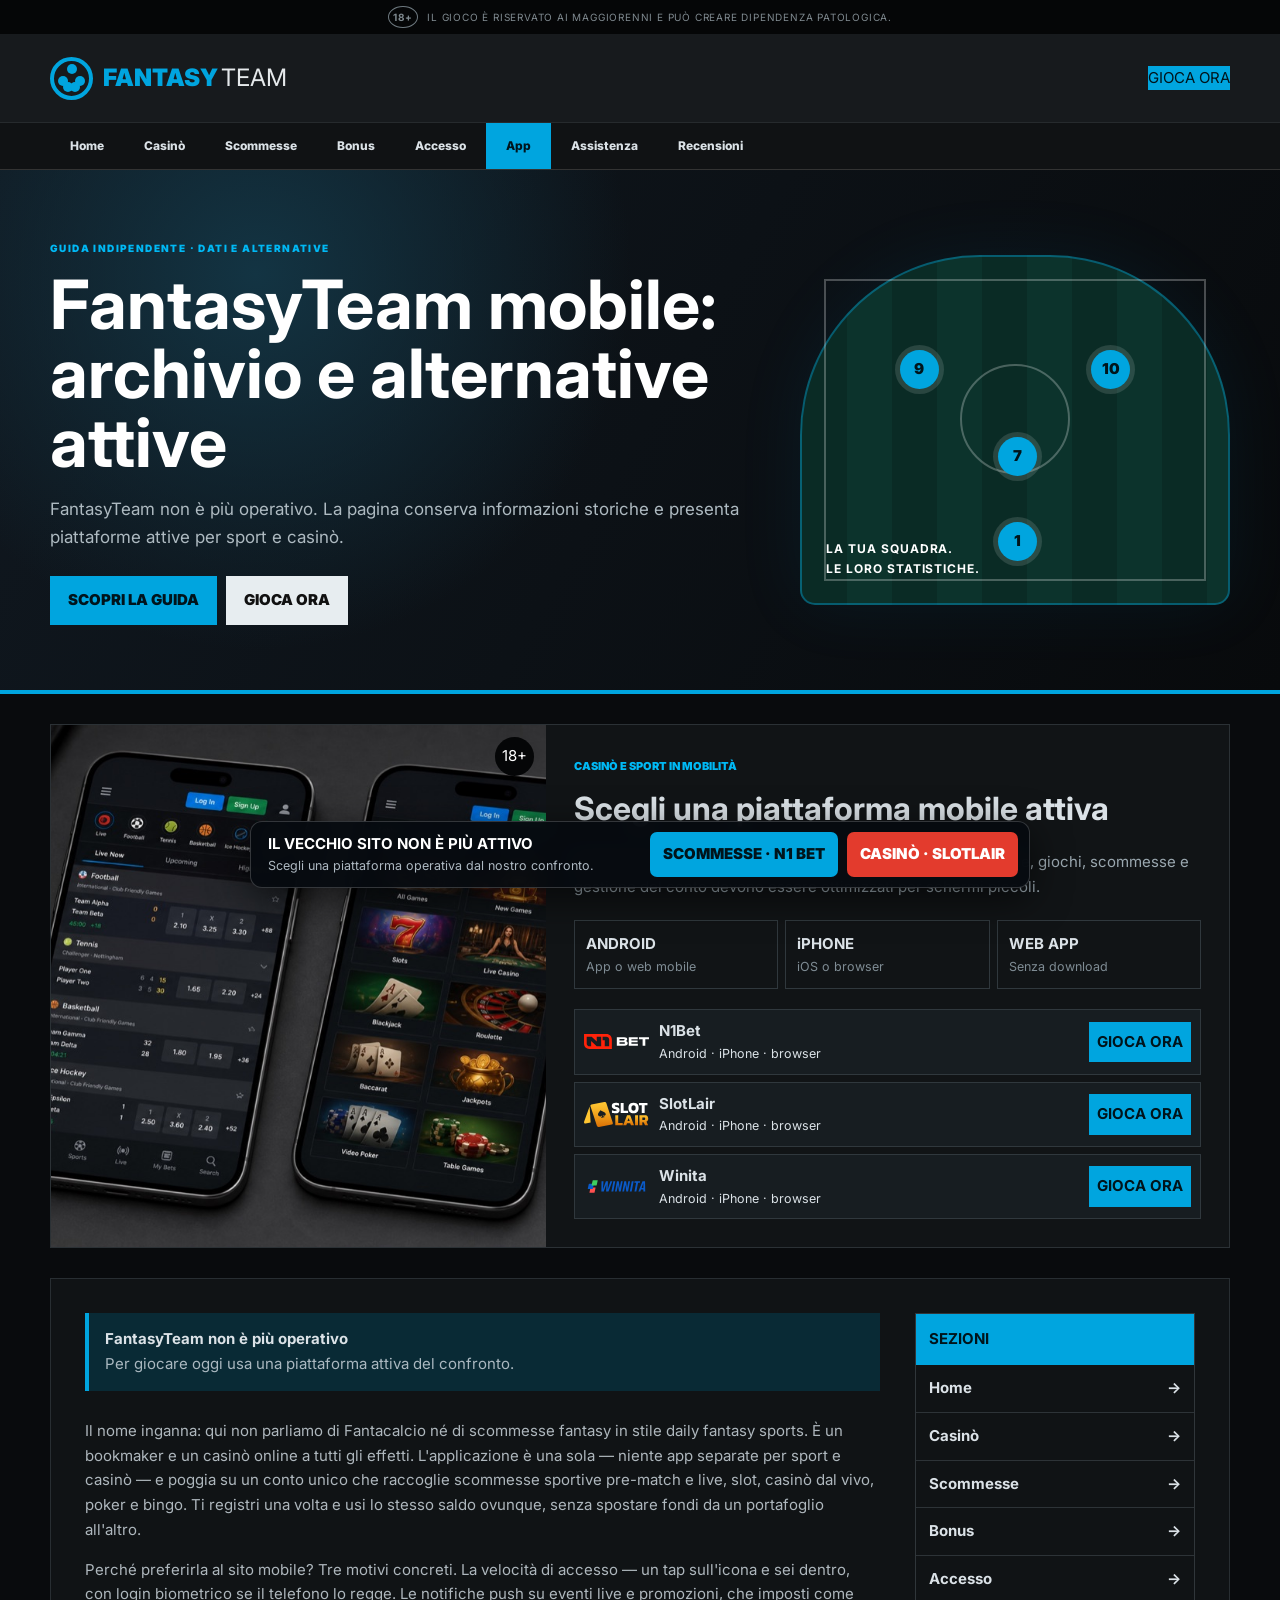
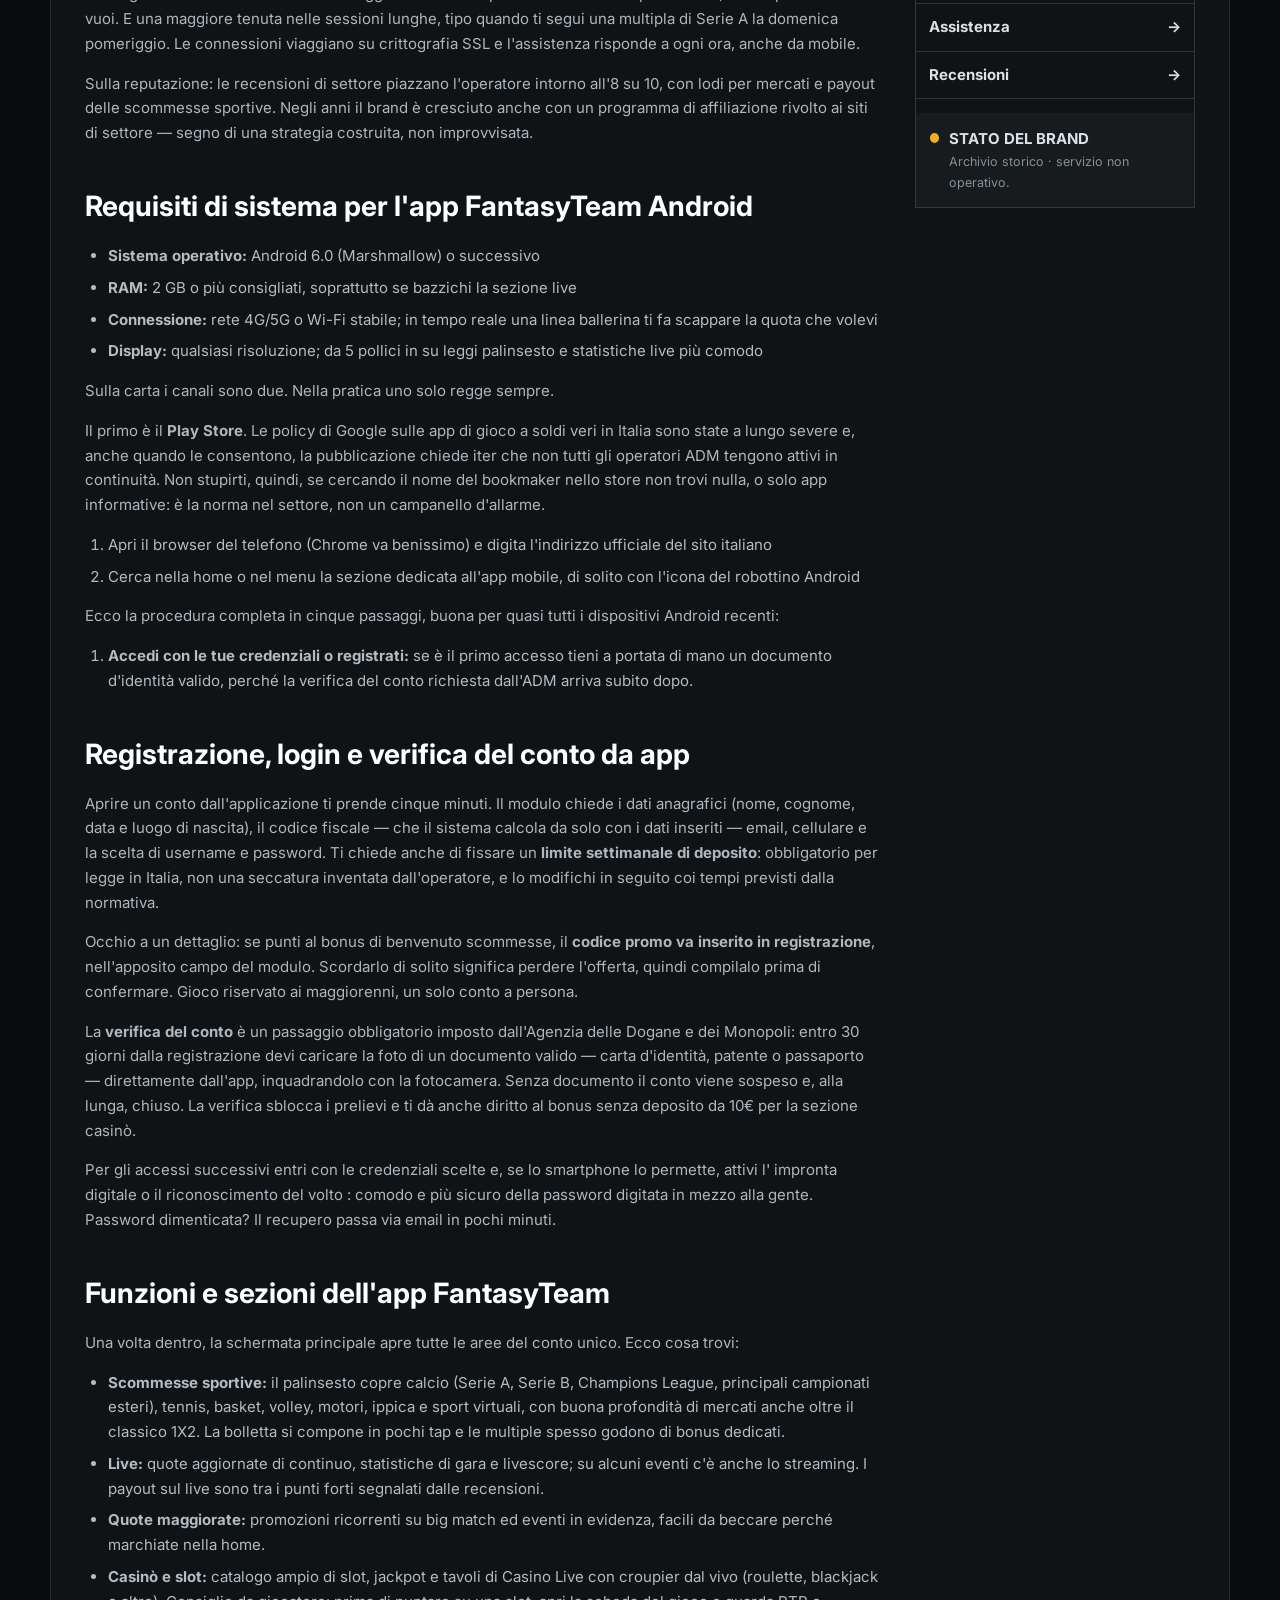
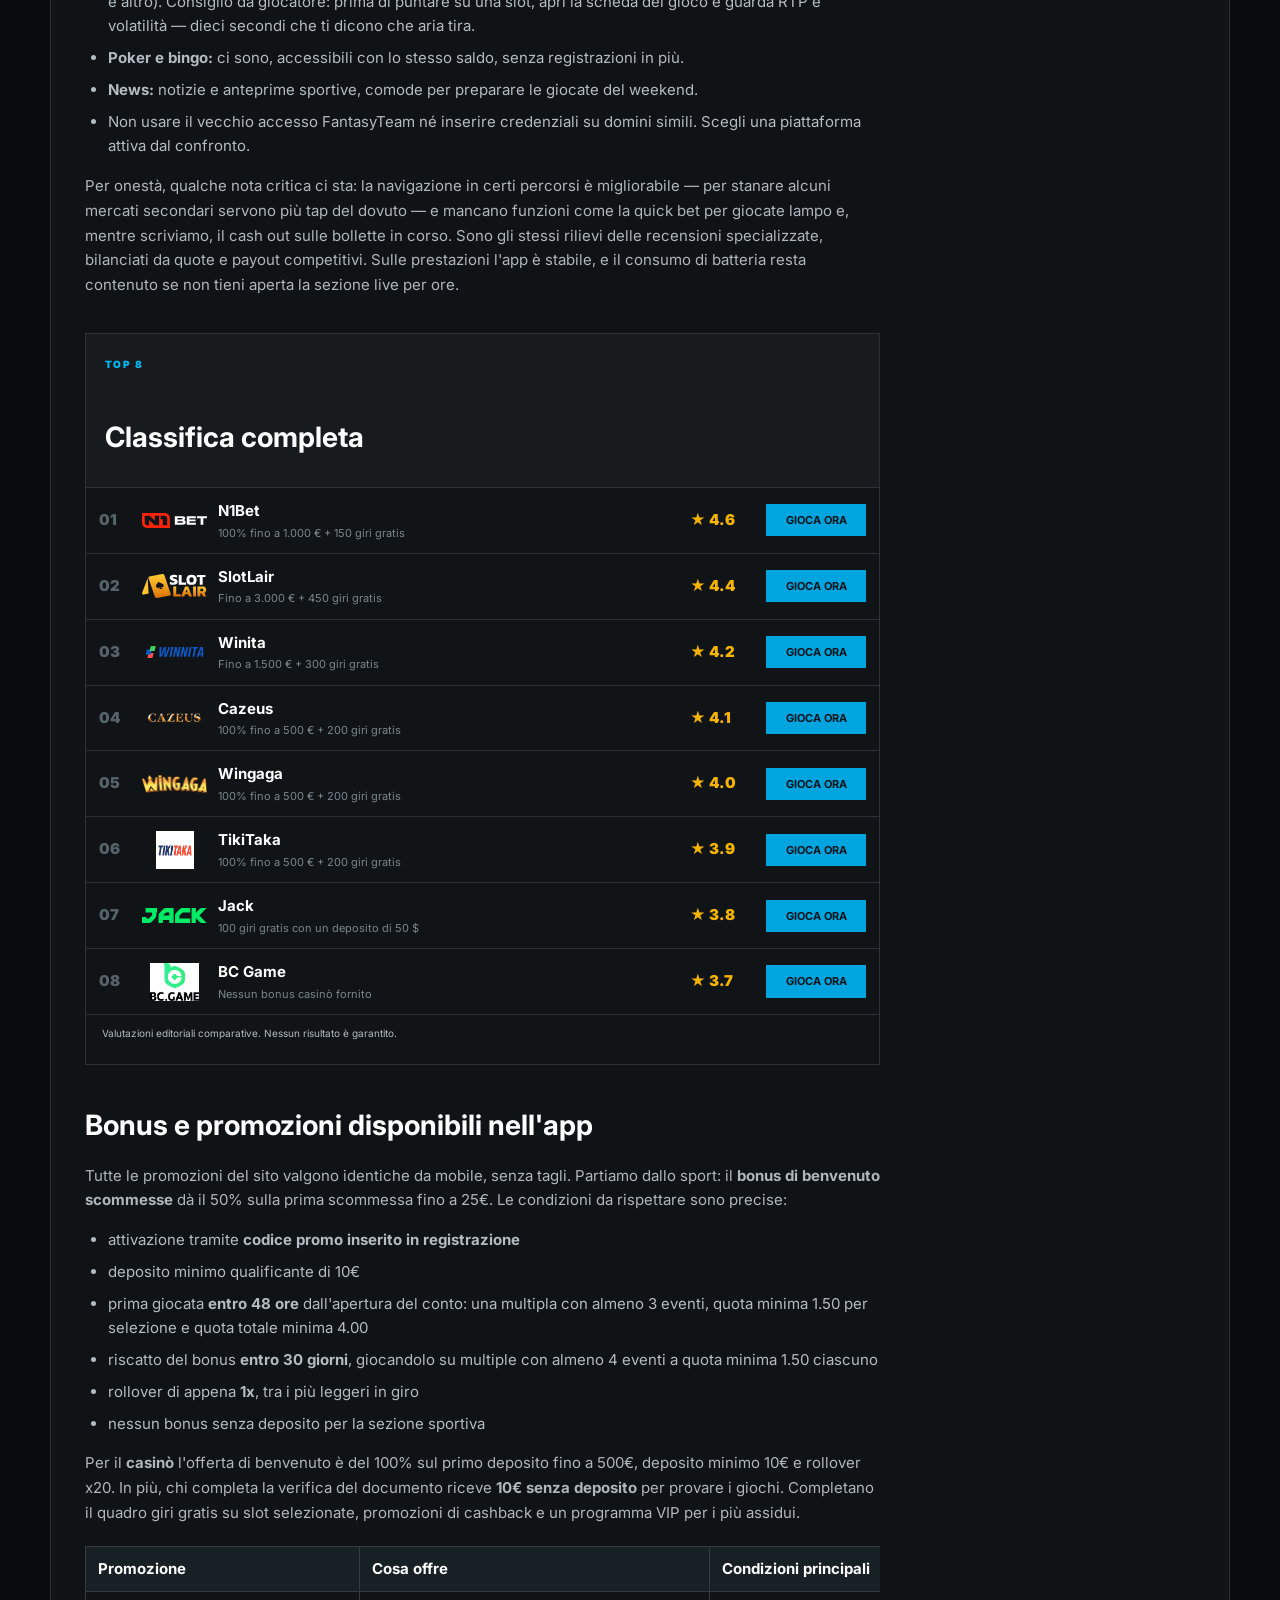
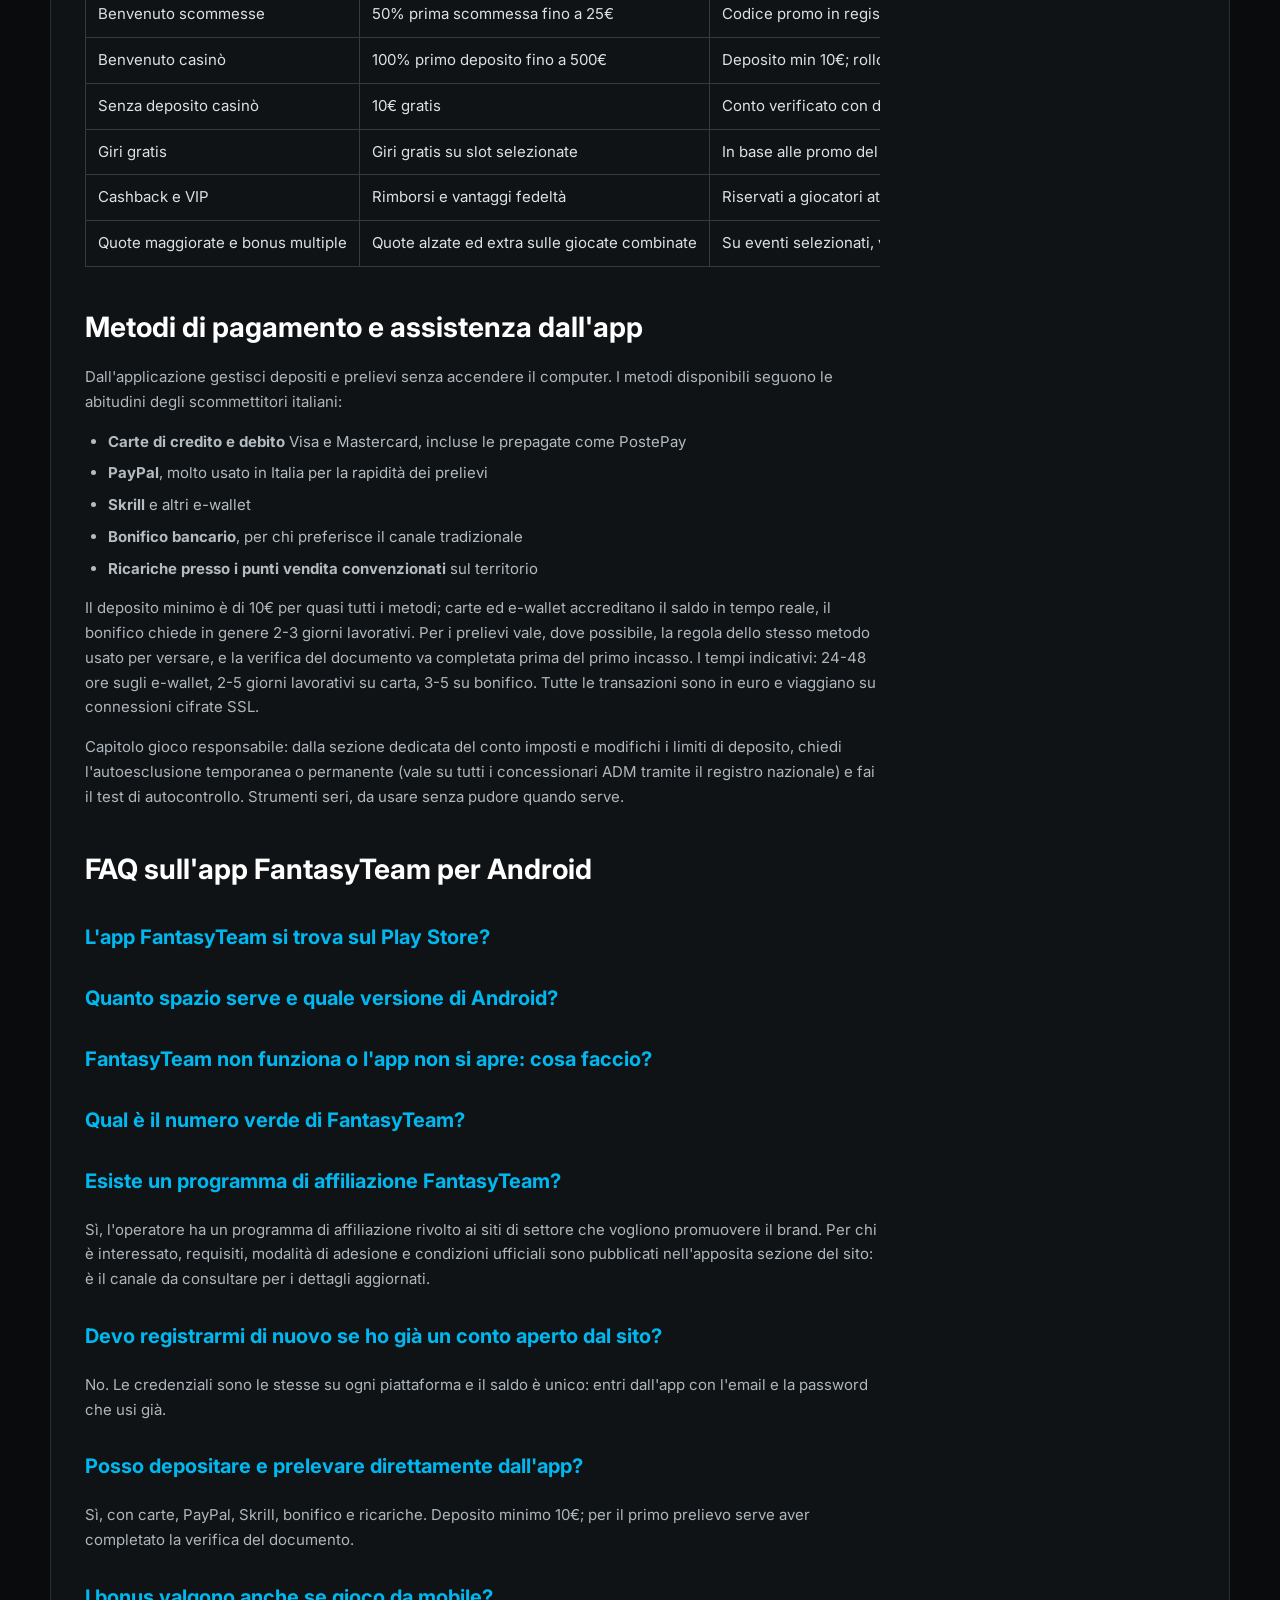
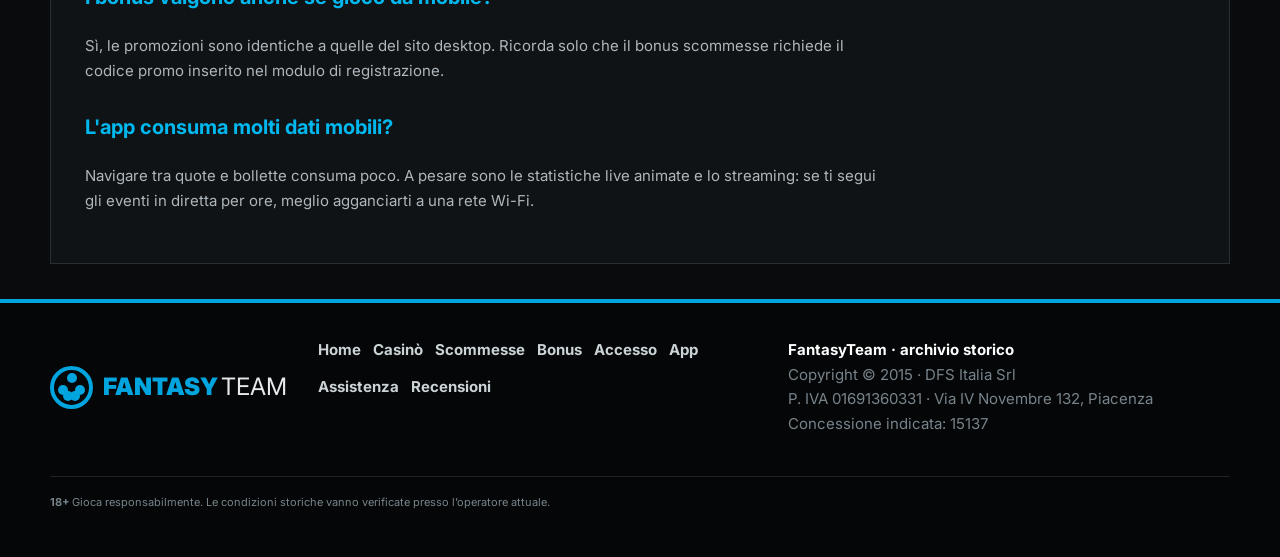
<file: app/index.html>
<!DOCTYPE html>
<html lang="it"><head><meta charset="utf-8"/><meta content="width=device-width,initial-scale=1" name="viewport"/><title>FantasyTeam App: archivio e alternative attive</title><meta content="Informazioni storiche su FantasyTeam app e confronto tra piattaforme attive in Italia." name="description"/><link href="https://fantasyteamit.com/app/" rel="canonical"/><link href="https://fantasyteamit.com/app/" hreflang="it-IT" rel="alternate"/><link href="https://fantasyteamit.com/app/" hreflang="x-default" rel="alternate"/><link href="../favicon.svg" rel="icon"/><link href="../assets/style.css" rel="stylesheet"/><script type="application/ld+json">{"@context": "https://schema.org", "@graph": [{"@type": "WebSite", "name": "FantasyTeam", "url": "https://fantasyteamit.com/", "inLanguage": "it-IT"}, {"@type": "Article", "headline": "FantasyTeam mobile: archivio e alternative attive", "description": "Informazioni storiche su FantasyTeam app e confronto tra piattaforme attive in Italia.", "mainEntityOfPage": "https://fantasyteamit.com/app/", "inLanguage": "it-IT"}]}</script></head><body class="guide"><div class="warning"><b>18+</b> IL GIOCO È RISERVATO AI MAGGIORENNI E PUÒ CREARE DIPENDENZA PATOLOGICA.</div>
<header><div class="wrap head"><a class="brand" href="../"><i><b></b><b></b><b></b><b></b><b></b></i><span>FANTASY</span><em>TEAM</em></a><a class="headcta" href="/referral-link?sub_id_1=n1" rel="nofollow">GIOCA ORA</a></div><nav><div class="wrap"><a class="" href="../">Home</a><a class="" href="../casino/">Casinò</a><a class="" href="../scommesse/">Scommesse</a><a class="" href="../bonus/">Bonus</a><a class="" href="../accesso/">Accesso</a><a class="on" href="../app/">App</a><a class="" href="../assistenza/">Assistenza</a><a class="" href="../recensioni/">Recensioni</a></div></nav></header><section class="hero"><div class="wrap hero-in"><div><span class="kicker">GUIDA INDIPENDENTE · DATI E ALTERNATIVE</span><h1>FantasyTeam mobile: archivio e alternative attive</h1><p>FantasyTeam non è più operativo. La pagina conserva informazioni storiche e presenta piattaforme attive per sport e casinò.</p><div class="hero-buttons"><a href="#contenuto">SCOPRI LA GUIDA</a><a href="/referral-link?sub_id_1=n1" rel="nofollow">GIOCA ORA</a></div></div><div class="pitch"><div class="center"></div><i class="p p1">9</i><i class="p p2">10</i><i class="p p3">7</i><i class="p p4">1</i><b>LA TUA SQUADRA.<br/>LE LORO STATISTICHE.</b></div></div></section><main class="wrap"><section class="intent app-showcase"><div class="phone-art"><img alt="Piattaforme di gioco da smartphone" src="../assets/mobile-app.jpg"/><span>18+</span></div><div class="app-copy"><span>CASINÒ E SPORT IN MOBILITÀ</span><h2>Scegli una piattaforma mobile attiva</h2><p>Confronta accesso da Android, iPhone e browser. Registrazione, giochi, scommesse e gestione del conto devono essere ottimizzati per schermi piccoli.</p><div class="platforms"><div><b>ANDROID</b><small>App o web mobile</small></div><div><b>iPHONE</b><small>iOS o browser</small></div><div><b>WEB APP</b><small>Senza download</small></div></div><div class="mobile-list"><a class="mobile-brand" href="/referral-link?sub_id_1=n1" rel="nofollow"><div><img alt="N1Bet" src="../assets/logos/n1bet-logo.svg"/><span><b>N1Bet</b><small>Android · iPhone · browser</small></span><strong>GIOCA ORA</strong></div></a><a class="mobile-brand" href="/referral-link?sub_id_1=slotlair" rel="nofollow"><div><img alt="SlotLair" src="../assets/logos/slotlair-logo.svg"/><span><b>SlotLair</b><small>Android · iPhone · browser</small></span><strong>GIOCA ORA</strong></div></a><a class="mobile-brand" href="/referral-link?sub_id_1=winita" rel="nofollow"><div><img alt="Winita" src="../assets/logos/winnita-logo.svg"/><span><b>Winita</b><small>Android · iPhone · browser</small></span><strong>GIOCA ORA</strong></div></a></div></div></section><div class="layout" id="contenuto"><article class="article"><div class="migration"><b>FantasyTeam non è più operativo</b><span>Per giocare oggi usa una piattaforma attiva del confronto.</span></div>
<p>Il nome inganna: qui non parliamo di Fantacalcio né di scommesse fantasy in stile daily fantasy sports. È un bookmaker e un casinò online a tutti gli effetti. L'applicazione è una sola — niente app separate per sport e casinò — e poggia su un conto unico che raccoglie scommesse sportive pre-match e live, slot, casinò dal vivo, poker e bingo. Ti registri una volta e usi lo stesso saldo ovunque, senza spostare fondi da un portafoglio all'altro.</p>
<p>Perché preferirla al sito mobile? Tre motivi concreti. La velocità di accesso — un tap sull'icona e sei dentro, con login biometrico se il telefono lo regge. Le notifiche push su eventi live e promozioni, che imposti come vuoi. E una maggiore tenuta nelle sessioni lunghe, tipo quando ti segui una multipla di Serie A la domenica pomeriggio. Le connessioni viaggiano su crittografia SSL e l'assistenza risponde a ogni ora, anche da mobile.</p>
<p>Sulla reputazione: le recensioni di settore piazzano l'operatore intorno all'8 su 10, con lodi per mercati e payout delle scommesse sportive. Negli anni il brand è cresciuto anche con un programma di affiliazione rivolto ai siti di settore — segno di una strategia costruita, non improvvisata.</p>
<h2>Requisiti di sistema per l'app FantasyTeam Android</h2>
<ul>
<li><strong>Sistema operativo:</strong> Android 6.0 (Marshmallow) o successivo</li>
<li><strong>RAM:</strong> 2 GB o più consigliati, soprattutto se bazzichi la sezione live</li>
<li><strong>Connessione:</strong> rete 4G/5G o Wi-Fi stabile; in tempo reale una linea ballerina ti fa scappare la quota che volevi</li>
<li><strong>Display:</strong> qualsiasi risoluzione; da 5 pollici in su leggi palinsesto e statistiche live più comodo</li>
</ul>
<p>Sulla carta i canali sono due. Nella pratica uno solo regge sempre.</p>
<p>Il primo è il <strong>Play Store</strong>. Le policy di Google sulle app di gioco a soldi veri in Italia sono state a lungo severe e, anche quando le consentono, la pubblicazione chiede iter che non tutti gli operatori ADM tengono attivi in continuità. Non stupirti, quindi, se cercando il nome del bookmaker nello store non trovi nulla, o solo app informative: è la norma nel settore, non un campanello d'allarme.</p>
<ol>
<li>Apri il browser del telefono (Chrome va benissimo) e digita l'indirizzo ufficiale del sito italiano</li>
<li>Cerca nella home o nel menu la sezione dedicata all'app mobile, di solito con l'icona del robottino Android</li>
</ol>
<p>Ecco la procedura completa in cinque passaggi, buona per quasi tutti i dispositivi Android recenti:</p>
<ol>
<li><strong>Accedi con le tue credenziali o registrati:</strong> se è il primo accesso tieni a portata di mano un documento d'identità valido, perché la verifica del conto richiesta dall'ADM arriva subito dopo.</li>
</ol>
<h2>Registrazione, login e verifica del conto da app</h2>
<p>Aprire un conto dall'applicazione ti prende cinque minuti. Il modulo chiede i dati anagrafici (nome, cognome, data e luogo di nascita), il codice fiscale — che il sistema calcola da solo con i dati inseriti — email, cellulare e la scelta di username e password. Ti chiede anche di fissare un <strong>limite settimanale di deposito</strong>: obbligatorio per legge in Italia, non una seccatura inventata dall'operatore, e lo modifichi in seguito coi tempi previsti dalla normativa.</p>
<p>Occhio a un dettaglio: se punti al bonus di benvenuto scommesse, il <strong>codice promo va inserito in registrazione</strong>, nell'apposito campo del modulo. Scordarlo di solito significa perdere l'offerta, quindi compilalo prima di confermare. Gioco riservato ai maggiorenni, un solo conto a persona.</p>
<p>La <strong>verifica del conto</strong> è un passaggio obbligatorio imposto dall'Agenzia delle Dogane e dei Monopoli: entro 30 giorni dalla registrazione devi caricare la foto di un documento valido — carta d'identità, patente o passaporto — direttamente dall'app, inquadrandolo con la fotocamera. Senza documento il conto viene sospeso e, alla lunga, chiuso. La verifica sblocca i prelievi e ti dà anche diritto al bonus senza deposito da 10€ per la sezione casinò.</p>
<p>Per gli accessi successivi entri con le credenziali scelte e, se lo smartphone lo permette, attivi l' impronta digitale o il riconoscimento del volto : comodo e più sicuro della password digitata in mezzo alla gente. Password dimenticata? Il recupero passa via email in pochi minuti.</p>
<h2>Funzioni e sezioni dell'app FantasyTeam</h2>
<p>Una volta dentro, la schermata principale apre tutte le aree del conto unico. Ecco cosa trovi:</p>
<ul>
<li><strong>Scommesse sportive:</strong> il palinsesto copre calcio (Serie A, Serie B, Champions League, principali campionati esteri), tennis, basket, volley, motori, ippica e sport virtuali, con buona profondità di mercati anche oltre il classico 1X2. La bolletta si compone in pochi tap e le multiple spesso godono di bonus dedicati.</li>
<li><strong>Live:</strong> quote aggiornate di continuo, statistiche di gara e livescore; su alcuni eventi c'è anche lo streaming. I payout sul live sono tra i punti forti segnalati dalle recensioni.</li>
<li><strong>Quote maggiorate:</strong> promozioni ricorrenti su big match ed eventi in evidenza, facili da beccare perché marchiate nella home.</li>
<li><strong>Casinò e slot:</strong> catalogo ampio di slot, jackpot e tavoli di Casino Live con croupier dal vivo (roulette, blackjack e altro). Consiglio da giocatore: prima di puntare su una slot, apri la scheda del gioco e guarda RTP e volatilità — dieci secondi che ti dicono che aria tira.</li>
<li><strong>Poker e bingo:</strong> ci sono, accessibili con lo stesso saldo, senza registrazioni in più.</li>
<li><strong>News:</strong> notizie e anteprime sportive, comode per preparare le giocate del weekend.</li>
<li>Non usare il vecchio accesso FantasyTeam né inserire credenziali su domini simili. Scegli una piattaforma attiva dal confronto.</li>
</ul>
<p>Per onestà, qualche nota critica ci sta: la navigazione in certi percorsi è migliorabile — per stanare alcuni mercati secondari servono più tap del dovuto — e mancano funzioni come la quick bet per giocate lampo e, mentre scriviamo, il cash out sulle bollette in corso. Sono gli stessi rilievi delle recensioni specializzate, bilanciati da quote e payout competitivi. Sulle prestazioni l'app è stabile, e il consumo di batteria resta contenuto se non tieni aperta la sezione live per ore.</p>
<section class="rank"><div class="sect"><span>TOP 8</span><h2>Classifica completa</h2></div><a class="row" href="/referral-link?sub_id_1=n1" rel="nofollow"><em>01</em><img alt="N1Bet" src="../assets/logos/n1bet-logo.svg"><span><b>N1Bet</b><small>100% fino a 1.000 € + 150 giri gratis</small></span><i>★ 4.6</i><strong>GIOCA ORA</strong></img></a><a class="row" href="/referral-link?sub_id_1=slotlair" rel="nofollow"><em>02</em><img alt="SlotLair" src="../assets/logos/slotlair-logo.svg"><span><b>SlotLair</b><small>Fino a 3.000 € + 450 giri gratis</small></span><i>★ 4.4</i><strong>GIOCA ORA</strong></img></a><a class="row" href="/referral-link?sub_id_1=winita" rel="nofollow"><em>03</em><img alt="Winita" src="../assets/logos/winnita-logo.svg"><span><b>Winita</b><small>Fino a 1.500 € + 300 giri gratis</small></span><i>★ 4.2</i><strong>GIOCA ORA</strong></img></a><a class="row" href="/referral-link?sub_id_1=cazeus" rel="nofollow"><em>04</em><img alt="Cazeus" src="../assets/logos/cazeus-logo.png"><span><b>Cazeus</b><small>100% fino a 500 € + 200 giri gratis</small></span><i>★ 4.1</i><strong>GIOCA ORA</strong></img></a><a class="row" href="/referral-link?sub_id_1=wingaga" rel="nofollow"><em>05</em><img alt="Wingaga" src="../assets/logos/wingaga-logo.webp"/><span><b>Wingaga</b><small>100% fino a 500 € + 200 giri gratis</small></span><i>★ 4.0</i><strong>GIOCA ORA</strong></a><a class="row" href="/referral-link?sub_id_1=tikitaka" rel="nofollow"><em>06</em><img alt="TikiTaka" src="../assets/logos/tikitaka-logo.png"/><span><b>TikiTaka</b><small>100% fino a 500 € + 200 giri gratis</small></span><i>★ 3.9</i><strong>GIOCA ORA</strong></a><a class="row" href="/referral-link?sub_id_1=jack" rel="nofollow"><em>07</em><img alt="Jack" src="../assets/logos/jack.svg"/><span><b>Jack</b><small>100 giri gratis con un deposito di 50 $</small></span><i>★ 3.8</i><strong>GIOCA ORA</strong></a><a class="row" href="/referral-link?sub_id_1=bc" rel="nofollow"><em>08</em><img alt="BC Game" src="../assets/logos/bcgame-logo.png"/><span><b>BC Game</b><small>Nessun bonus casinò fornito</small></span><i>★ 3.7</i><strong>GIOCA ORA</strong></a><p class="fine">Valutazioni editoriali comparative. Nessun risultato è garantito.</p></section><h2>Bonus e promozioni disponibili nell'app</h2>
<p>Tutte le promozioni del sito valgono identiche da mobile, senza tagli. Partiamo dallo sport: il <strong>bonus di benvenuto scommesse</strong> dà il 50% sulla prima scommessa fino a 25€. Le condizioni da rispettare sono precise:</p>
<ul>
<li>attivazione tramite <strong>codice promo inserito in registrazione</strong></li>
<li>deposito minimo qualificante di 10€</li>
<li>prima giocata <strong>entro 48 ore</strong> dall'apertura del conto: una multipla con almeno 3 eventi, quota minima 1.50 per selezione e quota totale minima 4.00</li>
<li>riscatto del bonus <strong>entro 30 giorni</strong>, giocandolo su multiple con almeno 4 eventi a quota minima 1.50 ciascuno</li>
<li>rollover di appena <strong>1x</strong>, tra i più leggeri in giro</li>
<li>nessun bonus senza deposito per la sezione sportiva</li>
</ul>
<p>Per il <strong>casinò</strong> l'offerta di benvenuto è del 100% sul primo deposito fino a 500€, deposito minimo 10€ e rollover x20. In più, chi completa la verifica del documento riceve <strong>10€ senza deposito</strong> per provare i giochi. Completano il quadro giri gratis su slot selezionate, promozioni di cashback e un programma VIP per i più assidui.</p>
<table>
<thead>
<tr>
<th>Promozione</th>
<th>Cosa offre</th>
<th>Condizioni principali</th>
</tr>
</thead>
<tbody>
<tr>
<td>Benvenuto scommesse</td>
<td>50% prima scommessa fino a 25€</td>
<td>Codice promo in registrazione; dep. min 10€; multipla ≥3 eventi entro 48h; rollover 1x entro 30 giorni</td>
</tr>
<tr>
<td>Benvenuto casinò</td>
<td>100% primo deposito fino a 500€</td>
<td>Deposito min 10€; rollover x20</td>
</tr>
<tr>
<td>Senza deposito casinò</td>
<td>10€ gratis</td>
<td>Conto verificato con documento</td>
</tr>
<tr>
<td>Giri gratis</td>
<td>Giri gratis su slot selezionate</td>
<td>In base alle promo del periodo</td>
</tr>
<tr>
<td>Cashback e VIP</td>
<td>Rimborsi e vantaggi fedeltà</td>
<td>Riservati a giocatori attivi</td>
</tr>
<tr>
<td>Quote maggiorate e bonus multiple</td>
<td>Quote alzate ed extra sulle giocate combinate</td>
<td>Su eventi selezionati, variabili di settimana in settimana</td>
</tr>
</tbody>
</table>
<h2>Metodi di pagamento e assistenza dall'app</h2>
<p>Dall'applicazione gestisci depositi e prelievi senza accendere il computer. I metodi disponibili seguono le abitudini degli scommettitori italiani:</p>
<ul>
<li><strong>Carte di credito e debito</strong> Visa e Mastercard, incluse le prepagate come PostePay</li>
<li><strong>PayPal</strong>, molto usato in Italia per la rapidità dei prelievi</li>
<li><strong>Skrill</strong> e altri e-wallet</li>
<li><strong>Bonifico bancario</strong>, per chi preferisce il canale tradizionale</li>
<li><strong>Ricariche presso i punti vendita convenzionati</strong> sul territorio</li>
</ul>
<p>Il deposito minimo è di 10€ per quasi tutti i metodi; carte ed e-wallet accreditano il saldo in tempo reale, il bonifico chiede in genere 2-3 giorni lavorativi. Per i prelievi vale, dove possibile, la regola dello stesso metodo usato per versare, e la verifica del documento va completata prima del primo incasso. I tempi indicativi: 24-48 ore sugli e-wallet, 2-5 giorni lavorativi su carta, 3-5 su bonifico. Tutte le transazioni sono in euro e viaggiano su connessioni cifrate SSL.</p>
<p>Capitolo gioco responsabile: dalla sezione dedicata del conto imposti e modifichi i limiti di deposito, chiedi l'autoesclusione temporanea o permanente (vale su tutti i concessionari ADM tramite il registro nazionale) e fai il test di autocontrollo. Strumenti seri, da usare senza pudore quando serve.</p>
<h2>FAQ sull'app FantasyTeam per Android</h2>
<h3>L'app FantasyTeam si trova sul Play Store?</h3>
<h3>Quanto spazio serve e quale versione di Android?</h3>
<h3>FantasyTeam non funziona o l'app non si apre: cosa faccio?</h3>
<h3>Qual è il numero verde di FantasyTeam?</h3>
<h3>Esiste un programma di affiliazione FantasyTeam?</h3>
<p>Sì, l'operatore ha un programma di affiliazione rivolto ai siti di settore che vogliono promuovere il brand. Per chi è interessato, requisiti, modalità di adesione e condizioni ufficiali sono pubblicati nell'apposita sezione del sito: è il canale da consultare per i dettagli aggiornati.</p>
<h3>Devo registrarmi di nuovo se ho già un conto aperto dal sito?</h3>
<p>No. Le credenziali sono le stesse su ogni piattaforma e il saldo è unico: entri dall'app con l'email e la password che usi già.</p>
<h3>Posso depositare e prelevare direttamente dall'app?</h3>
<p>Sì, con carte, PayPal, Skrill, bonifico e ricariche. Deposito minimo 10€; per il primo prelievo serve aver completato la verifica del documento.</p>
<h3>I bonus valgono anche se gioco da mobile?</h3>
<p>Sì, le promozioni sono identiche a quelle del sito desktop. Ricorda solo che il bonus scommesse richiede il codice promo inserito nel modulo di registrazione.</p>
<h3>L'app consuma molti dati mobili?</h3>
<p>Navigare tra quote e bollette consuma poco. A pesare sono le statistiche live animate e lo streaming: se ti segui gli eventi in diretta per ore, meglio agganciarti a una rete Wi-Fi.</p>
</article><aside class="side"><b>SEZIONI</b><a href="../">Home<span>→</span></a><a href="../casino/">Casinò<span>→</span></a><a href="../scommesse/">Scommesse<span>→</span></a><a href="../bonus/">Bonus<span>→</span></a><a href="../accesso/">Accesso<span>→</span></a><a href="../assistenza/">Assistenza<span>→</span></a><a href="../recensioni/">Recensioni<span>→</span></a><div class="status"><i></i><span><b>STATO DEL BRAND</b><small>Archivio storico · servizio non operativo.</small></span></div></aside></div></main><div class="dropbar"><span><b>IL VECCHIO SITO NON È PIÙ ATTIVO</b><small>Scegli una piattaforma operativa dal nostro confronto.</small></span><a class="betting" href="/referral-link?sub_id_1=n1" rel="nofollow">SCOMMESSE · N1 BET</a><a class="casino" href="/referral-link?sub_id_1=slotlair" rel="nofollow">CASINÒ · SLOTLAIR</a></div><footer><div class="wrap foot"><a class="brand" href="../"><i><b></b><b></b><b></b><b></b><b></b></i><span>FANTASY</span><em>TEAM</em></a><nav><a href="../">Home</a><a href="../casino/">Casinò</a><a href="../scommesse/">Scommesse</a><a href="../bonus/">Bonus</a><a href="../accesso/">Accesso</a><a href="../app/">App</a><a href="../assistenza/">Assistenza</a><a href="../recensioni/">Recensioni</a></nav><div class="company"><b>FantasyTeam · archivio storico</b><span>Copyright © 2015 · DFS Italia Srl</span><span>P. IVA 01691360331 · Via IV Novembre 132, Piacenza</span><span>Concessione indicata: 15137</span></div><p><b>18+</b> Gioca responsabilmente. Le condizioni storiche vanno verificate presso l’operatore attuale.</p></div></footer></body></html>
</file>
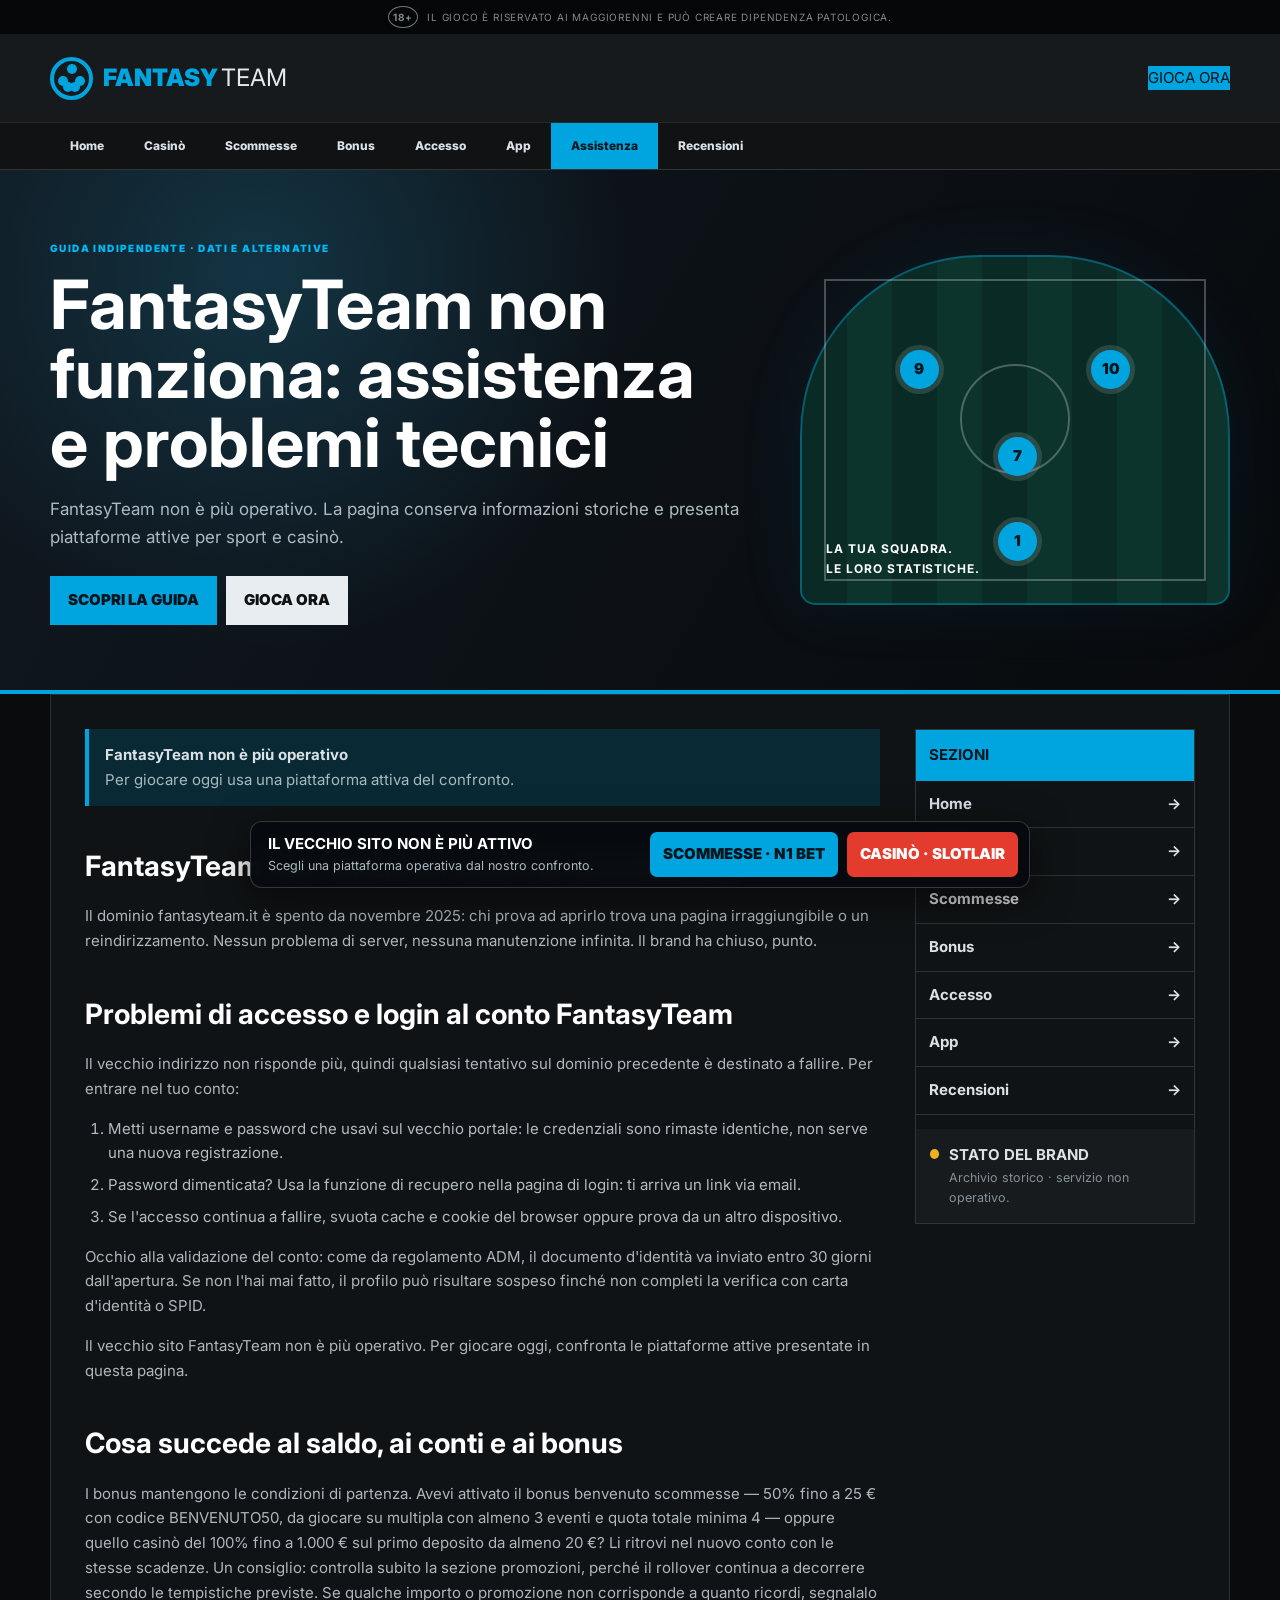
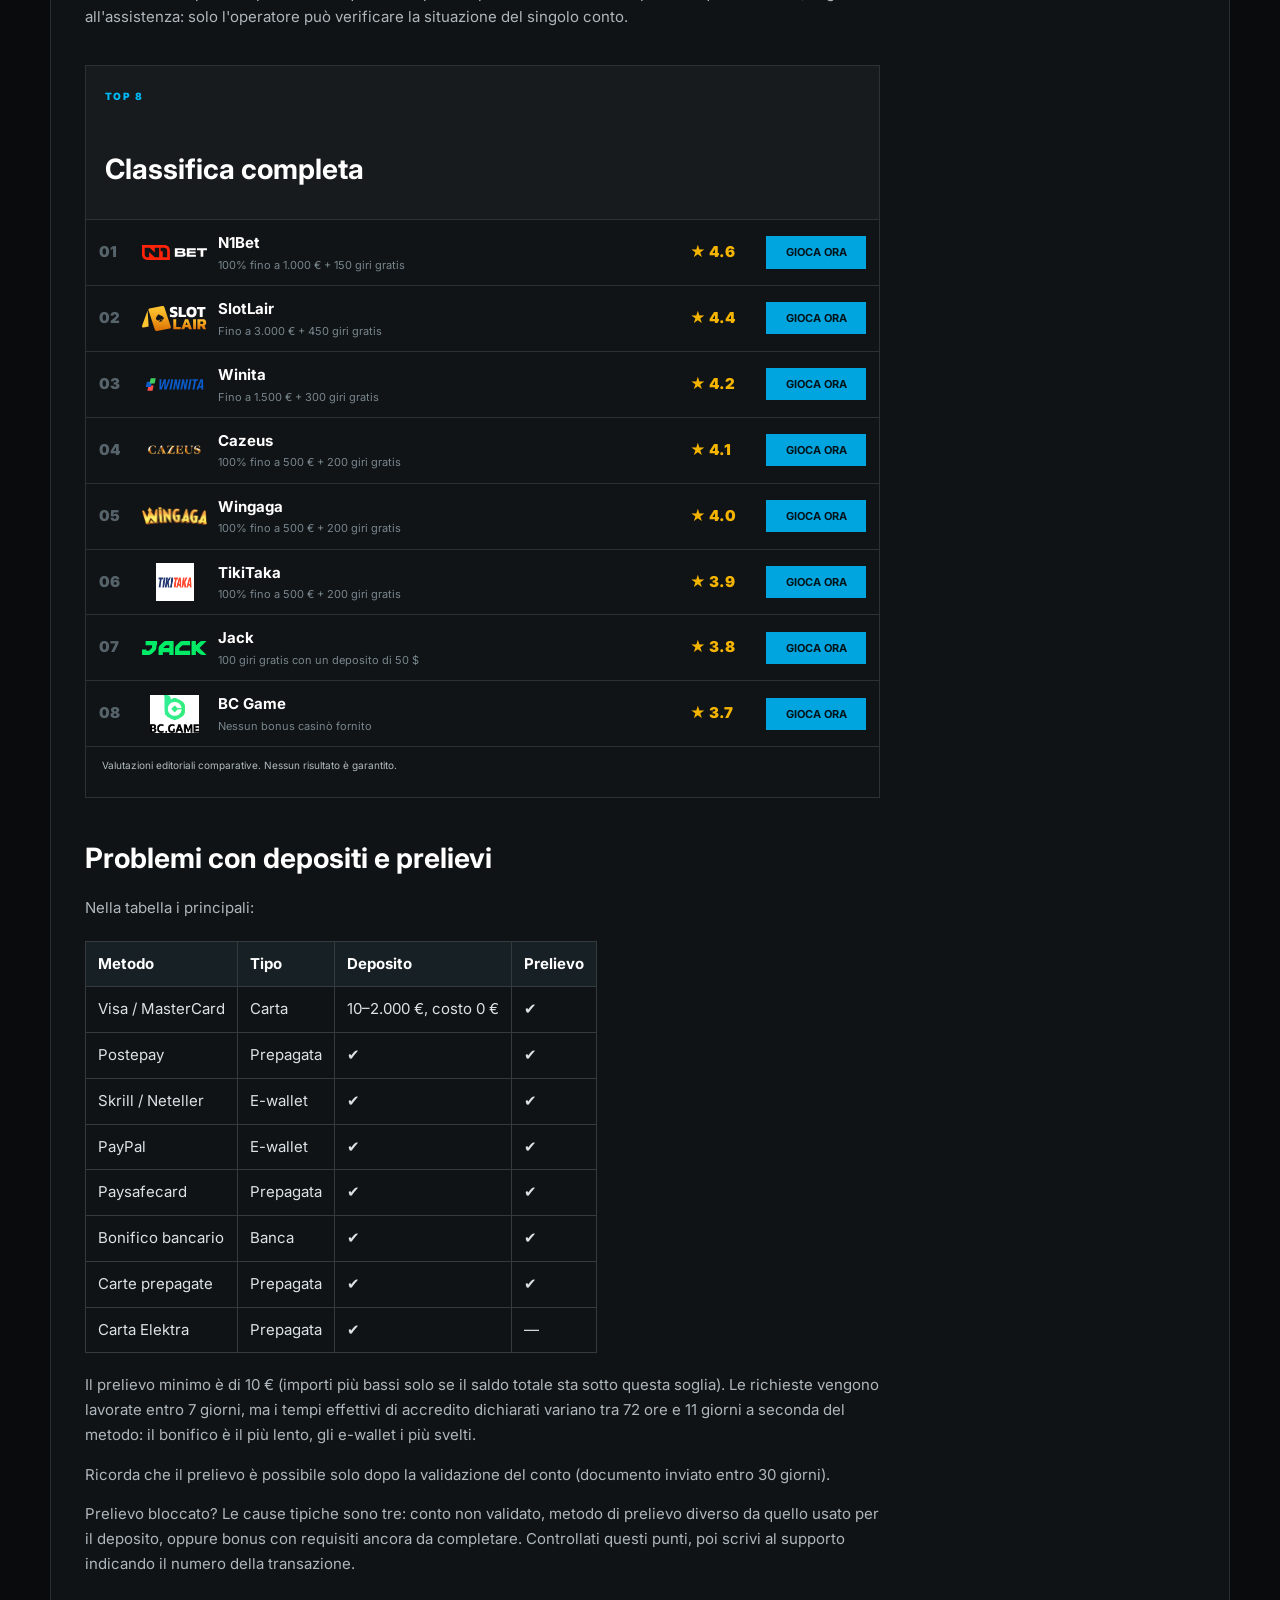
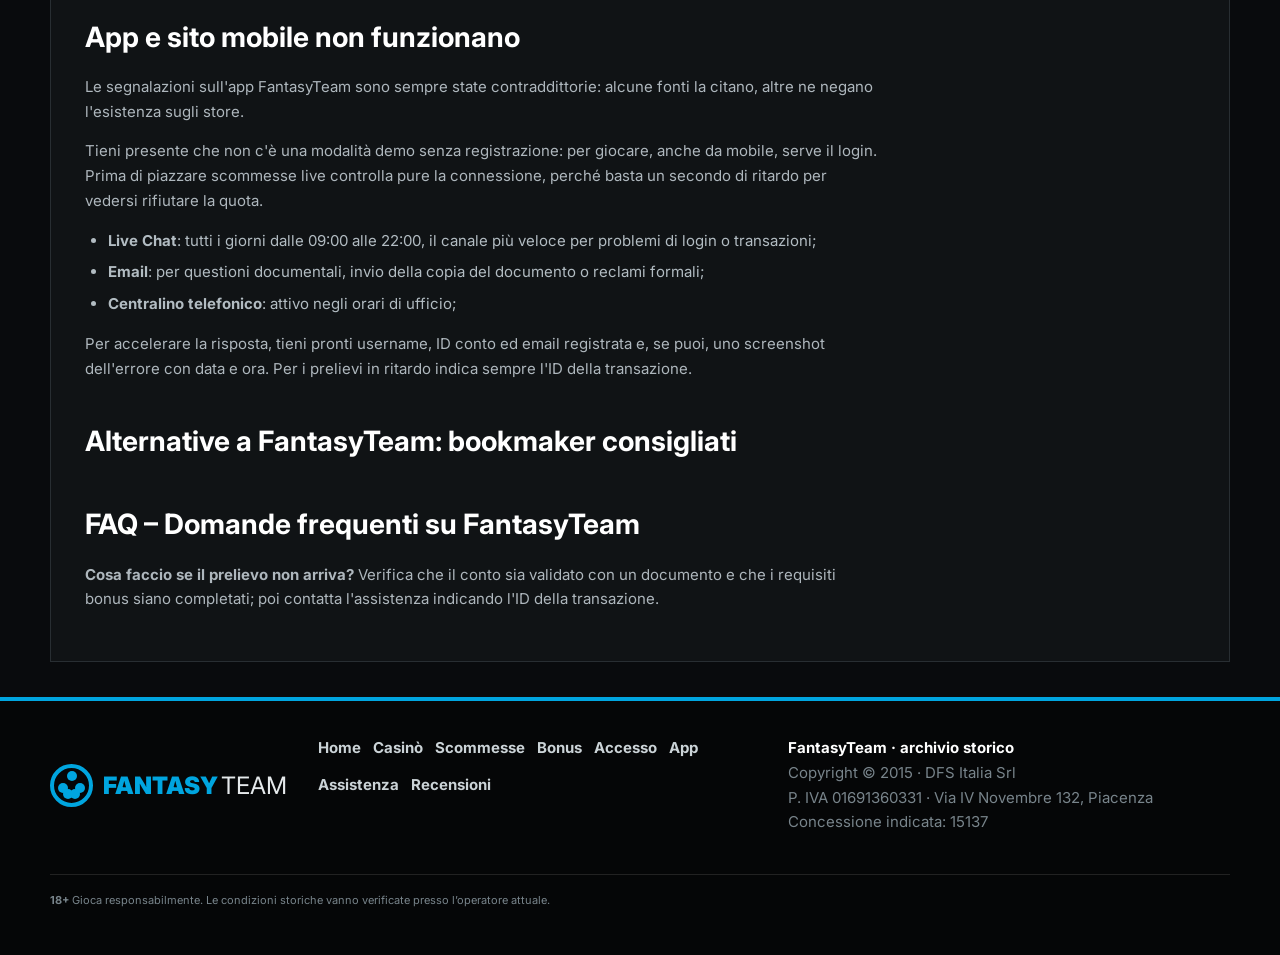
<file: assistenza/index.html>
<!DOCTYPE html>
<html lang="it"><head><meta charset="utf-8"/><meta content="width=device-width,initial-scale=1" name="viewport"/><title>FantasyTeam Assistenza: archivio e alternative attive</title><meta content="Informazioni storiche su FantasyTeam assistenza e confronto tra piattaforme attive in Italia." name="description"/><link href="https://fantasyteamit.com/assistenza/" rel="canonical"/><link href="https://fantasyteamit.com/assistenza/" hreflang="it-IT" rel="alternate"/><link href="https://fantasyteamit.com/assistenza/" hreflang="x-default" rel="alternate"/><link href="../favicon.svg" rel="icon"/><link href="../assets/style.css" rel="stylesheet"/><script type="application/ld+json">{"@context": "https://schema.org", "@graph": [{"@type": "WebSite", "name": "FantasyTeam", "url": "https://fantasyteamit.com/", "inLanguage": "it-IT"}, {"@type": "Article", "headline": "FantasyTeam non funziona: assistenza e problemi tecnici", "description": "Informazioni storiche su FantasyTeam assistenza e confronto tra piattaforme attive in Italia.", "mainEntityOfPage": "https://fantasyteamit.com/assistenza/", "inLanguage": "it-IT"}]}</script></head><body class="guide"><div class="warning"><b>18+</b> IL GIOCO È RISERVATO AI MAGGIORENNI E PUÒ CREARE DIPENDENZA PATOLOGICA.</div>
<header><div class="wrap head"><a class="brand" href="../"><i><b></b><b></b><b></b><b></b><b></b></i><span>FANTASY</span><em>TEAM</em></a><a class="headcta" href="/referral-link?sub_id_1=n1" rel="nofollow">GIOCA ORA</a></div><nav><div class="wrap"><a class="" href="../">Home</a><a class="" href="../casino/">Casinò</a><a class="" href="../scommesse/">Scommesse</a><a class="" href="../bonus/">Bonus</a><a class="" href="../accesso/">Accesso</a><a class="" href="../app/">App</a><a class="on" href="../assistenza/">Assistenza</a><a class="" href="../recensioni/">Recensioni</a></div></nav></header><section class="hero"><div class="wrap hero-in"><div><span class="kicker">GUIDA INDIPENDENTE · DATI E ALTERNATIVE</span><h1>FantasyTeam non funziona: assistenza e problemi tecnici</h1><p>FantasyTeam non è più operativo. La pagina conserva informazioni storiche e presenta piattaforme attive per sport e casinò.</p><div class="hero-buttons"><a href="#contenuto">SCOPRI LA GUIDA</a><a href="/referral-link?sub_id_1=n1" rel="nofollow">GIOCA ORA</a></div></div><div class="pitch"><div class="center"></div><i class="p p1">9</i><i class="p p2">10</i><i class="p p3">7</i><i class="p p4">1</i><b>LA TUA SQUADRA.<br/>LE LORO STATISTICHE.</b></div></div></section><main class="wrap"><div class="layout" id="contenuto"><article class="article"><div class="migration"><b>FantasyTeam non è più operativo</b><span>Per giocare oggi usa una piattaforma attiva del confronto.</span></div>
<h2>FantasyTeam non funziona: cosa sta succedendo</h2>
<p>Il dominio fantasyteam.it è spento da novembre 2025: chi prova ad aprirlo trova una pagina irraggiungibile o un reindirizzamento. Nessun problema di server, nessuna manutenzione infinita. Il brand ha chiuso, punto.</p>
<h2>Problemi di accesso e login al conto FantasyTeam</h2>
<p>Il vecchio indirizzo non risponde più, quindi qualsiasi tentativo sul dominio precedente è destinato a fallire. Per entrare nel tuo conto:</p>
<ol>
<li>Metti username e password che usavi sul vecchio portale: le credenziali sono rimaste identiche, non serve una nuova registrazione.</li>
<li>Password dimenticata? Usa la funzione di recupero nella pagina di login: ti arriva un link via email.</li>
<li>Se l'accesso continua a fallire, svuota cache e cookie del browser oppure prova da un altro dispositivo.</li>
</ol>
<p>Occhio alla validazione del conto: come da regolamento ADM, il documento d'identità va inviato entro 30 giorni dall'apertura. Se non l'hai mai fatto, il profilo può risultare sospeso finché non completi la verifica con carta d'identità o SPID.</p>
<p>Il vecchio sito FantasyTeam non è più operativo. Per giocare oggi, confronta le piattaforme attive presentate in questa pagina.</p>
<h2>Cosa succede al saldo, ai conti e ai bonus</h2>
<p>I bonus mantengono le condizioni di partenza. Avevi attivato il bonus benvenuto scommesse — 50% fino a 25 € con codice BENVENUTO50, da giocare su multipla con almeno 3 eventi e quota totale minima 4 — oppure quello casinò del 100% fino a 1.000 € sul primo deposito da almeno 20 €? Li ritrovi nel nuovo conto con le stesse scadenze. Un consiglio: controlla subito la sezione promozioni, perché il rollover continua a decorrere secondo le tempistiche previste. Se qualche importo o promozione non corrisponde a quanto ricordi, segnalalo all'assistenza: solo l'operatore può verificare la situazione del singolo conto.</p>
<section class="rank"><div class="sect"><span>TOP 8</span><h2>Classifica completa</h2></div><a class="row" href="/referral-link?sub_id_1=n1" rel="nofollow"><em>01</em><img alt="N1Bet" src="../assets/logos/n1bet-logo.svg"/><span><b>N1Bet</b><small>100% fino a 1.000 € + 150 giri gratis</small></span><i>★ 4.6</i><strong>GIOCA ORA</strong></a><a class="row" href="/referral-link?sub_id_1=slotlair" rel="nofollow"><em>02</em><img alt="SlotLair" src="../assets/logos/slotlair-logo.svg"/><span><b>SlotLair</b><small>Fino a 3.000 € + 450 giri gratis</small></span><i>★ 4.4</i><strong>GIOCA ORA</strong></a><a class="row" href="/referral-link?sub_id_1=winita" rel="nofollow"><em>03</em><img alt="Winita" src="../assets/logos/winnita-logo.svg"/><span><b>Winita</b><small>Fino a 1.500 € + 300 giri gratis</small></span><i>★ 4.2</i><strong>GIOCA ORA</strong></a><a class="row" href="/referral-link?sub_id_1=cazeus" rel="nofollow"><em>04</em><img alt="Cazeus" src="../assets/logos/cazeus-logo.png"/><span><b>Cazeus</b><small>100% fino a 500 € + 200 giri gratis</small></span><i>★ 4.1</i><strong>GIOCA ORA</strong></a><a class="row" href="/referral-link?sub_id_1=wingaga" rel="nofollow"><em>05</em><img alt="Wingaga" src="../assets/logos/wingaga-logo.webp"/><span><b>Wingaga</b><small>100% fino a 500 € + 200 giri gratis</small></span><i>★ 4.0</i><strong>GIOCA ORA</strong></a><a class="row" href="/referral-link?sub_id_1=tikitaka" rel="nofollow"><em>06</em><img alt="TikiTaka" src="../assets/logos/tikitaka-logo.png"/><span><b>TikiTaka</b><small>100% fino a 500 € + 200 giri gratis</small></span><i>★ 3.9</i><strong>GIOCA ORA</strong></a><a class="row" href="/referral-link?sub_id_1=jack" rel="nofollow"><em>07</em><img alt="Jack" src="../assets/logos/jack.svg"/><span><b>Jack</b><small>100 giri gratis con un deposito di 50 $</small></span><i>★ 3.8</i><strong>GIOCA ORA</strong></a><a class="row" href="/referral-link?sub_id_1=bc" rel="nofollow"><em>08</em><img alt="BC Game" src="../assets/logos/bcgame-logo.png"/><span><b>BC Game</b><small>Nessun bonus casinò fornito</small></span><i>★ 3.7</i><strong>GIOCA ORA</strong></a><p class="fine">Valutazioni editoriali comparative. Nessun risultato è garantito.</p></section><h2>Problemi con depositi e prelievi</h2>
<p>Nella tabella i principali:</p>
<table>
<thead>
<tr>
<th>Metodo</th>
<th>Tipo</th>
<th>Deposito</th>
<th>Prelievo</th>
</tr>
</thead>
<tbody>
<tr>
<td>Visa / MasterCard</td>
<td>Carta</td>
<td>10–2.000 €, costo 0 €</td>
<td>✔</td>
</tr>
<tr>
<td>Postepay</td>
<td>Prepagata</td>
<td>✔</td>
<td>✔</td>
</tr>
<tr>
<td>Skrill / Neteller</td>
<td>E-wallet</td>
<td>✔</td>
<td>✔</td>
</tr>
<tr>
<td>PayPal</td>
<td>E-wallet</td>
<td>✔</td>
<td>✔</td>
</tr>
<tr>
<td>Paysafecard</td>
<td>Prepagata</td>
<td>✔</td>
<td>✔</td>
</tr>
<tr>
<td>Bonifico bancario</td>
<td>Banca</td>
<td>✔</td>
<td>✔</td>
</tr>
<tr>
<td>Carte prepagate</td>
<td>Prepagata</td>
<td>✔</td>
<td>✔</td>
</tr>
<tr>
<td>Carta Elektra</td>
<td>Prepagata</td>
<td>✔</td>
<td>—</td>
</tr>
</tbody>
</table>
<p>Il prelievo minimo è di 10 € (importi più bassi solo se il saldo totale sta sotto questa soglia). Le richieste vengono lavorate entro 7 giorni, ma i tempi effettivi di accredito dichiarati variano tra 72 ore e 11 giorni a seconda del metodo: il bonifico è il più lento, gli e-wallet i più svelti.</p>
<p>Ricorda che il prelievo è possibile solo dopo la validazione del conto (documento inviato entro 30 giorni).</p>
<p>Prelievo bloccato? Le cause tipiche sono tre: conto non validato, metodo di prelievo diverso da quello usato per il deposito, oppure bonus con requisiti ancora da completare. Controllati questi punti, poi scrivi al supporto indicando il numero della transazione.</p>
<h2>App e sito mobile non funzionano</h2>
<p>Le segnalazioni sull'app FantasyTeam sono sempre state contraddittorie: alcune fonti la citano, altre ne negano l'esistenza sugli store.</p>
<ul>
</ul>
<p>Tieni presente che non c'è una modalità demo senza registrazione: per giocare, anche da mobile, serve il login. Prima di piazzare scommesse live controlla pure la connessione, perché basta un secondo di ritardo per vedersi rifiutare la quota.</p>
<ul>
<li><strong>Live Chat</strong>: tutti i giorni dalle 09:00 alle 22:00, il canale più veloce per problemi di login o transazioni;</li>
<li><strong>Email</strong>: per questioni documentali, invio della copia del documento o reclami formali;</li>
<li><strong>Centralino telefonico</strong>: attivo negli orari di ufficio;</li>
</ul>
<p>Per accelerare la risposta, tieni pronti username, ID conto ed email registrata e, se puoi, uno screenshot dell'errore con data e ora. Per i prelievi in ritardo indica sempre l'ID della transazione.</p>
<h2>Alternative a FantasyTeam: bookmaker consigliati</h2>
<h2>FAQ – Domande frequenti su FantasyTeam</h2>
<p><strong>Cosa faccio se il prelievo non arriva?</strong>
Verifica che il conto sia validato con un documento e che i requisiti bonus siano completati; poi contatta l'assistenza indicando l'ID della transazione.</p>
</article><aside class="side"><b>SEZIONI</b><a href="../">Home<span>→</span></a><a href="../casino/">Casinò<span>→</span></a><a href="../scommesse/">Scommesse<span>→</span></a><a href="../bonus/">Bonus<span>→</span></a><a href="../accesso/">Accesso<span>→</span></a><a href="../app/">App<span>→</span></a><a href="../recensioni/">Recensioni<span>→</span></a><div class="status"><i></i><span><b>STATO DEL BRAND</b><small>Archivio storico · servizio non operativo.</small></span></div></aside></div></main><div class="dropbar"><span><b>IL VECCHIO SITO NON È PIÙ ATTIVO</b><small>Scegli una piattaforma operativa dal nostro confronto.</small></span><a class="betting" href="/referral-link?sub_id_1=n1" rel="nofollow">SCOMMESSE · N1 BET</a><a class="casino" href="/referral-link?sub_id_1=slotlair" rel="nofollow">CASINÒ · SLOTLAIR</a></div><footer><div class="wrap foot"><a class="brand" href="../"><i><b></b><b></b><b></b><b></b><b></b></i><span>FANTASY</span><em>TEAM</em></a><nav><a href="../">Home</a><a href="../casino/">Casinò</a><a href="../scommesse/">Scommesse</a><a href="../bonus/">Bonus</a><a href="../accesso/">Accesso</a><a href="../app/">App</a><a href="../assistenza/">Assistenza</a><a href="../recensioni/">Recensioni</a></nav><div class="company"><b>FantasyTeam · archivio storico</b><span>Copyright © 2015 · DFS Italia Srl</span><span>P. IVA 01691360331 · Via IV Novembre 132, Piacenza</span><span>Concessione indicata: 15137</span></div><p><b>18+</b> Gioca responsabilmente. Le condizioni storiche vanno verificate presso l’operatore attuale.</p></div></footer></body></html>
</file>
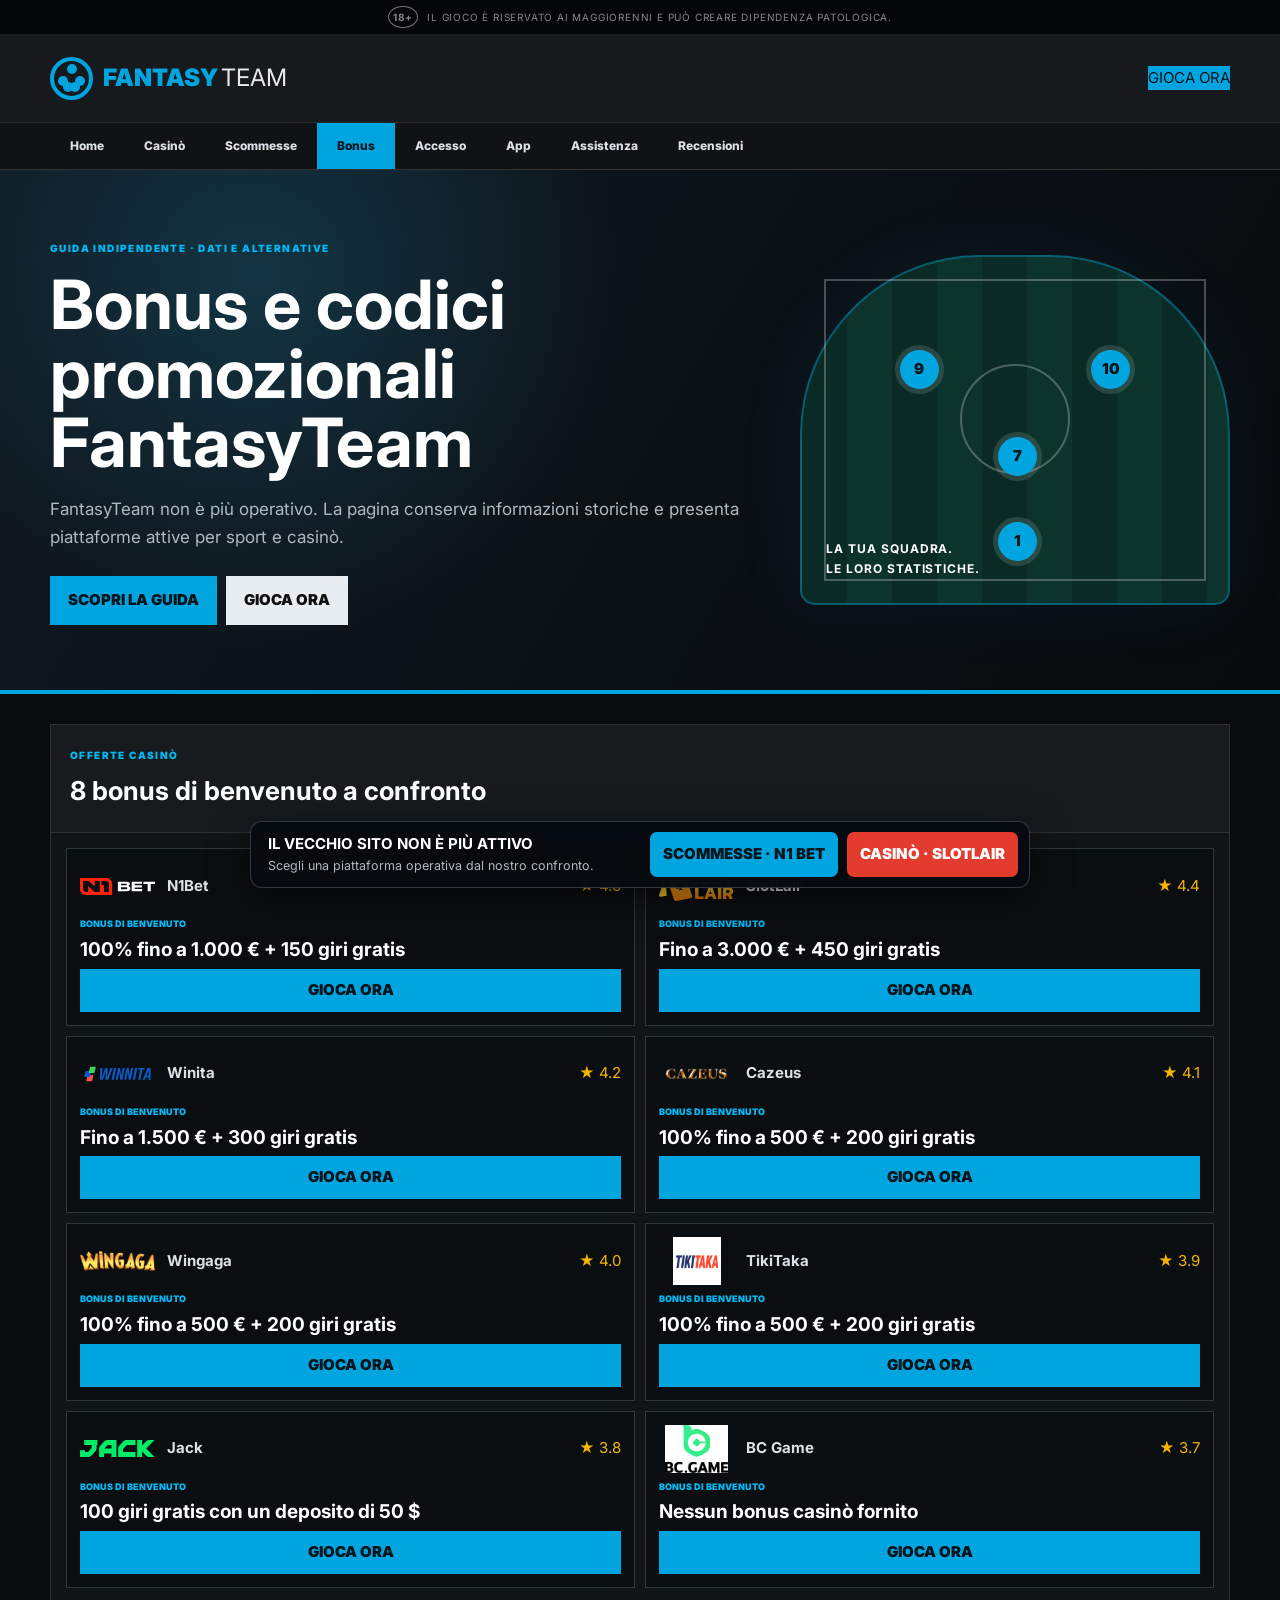
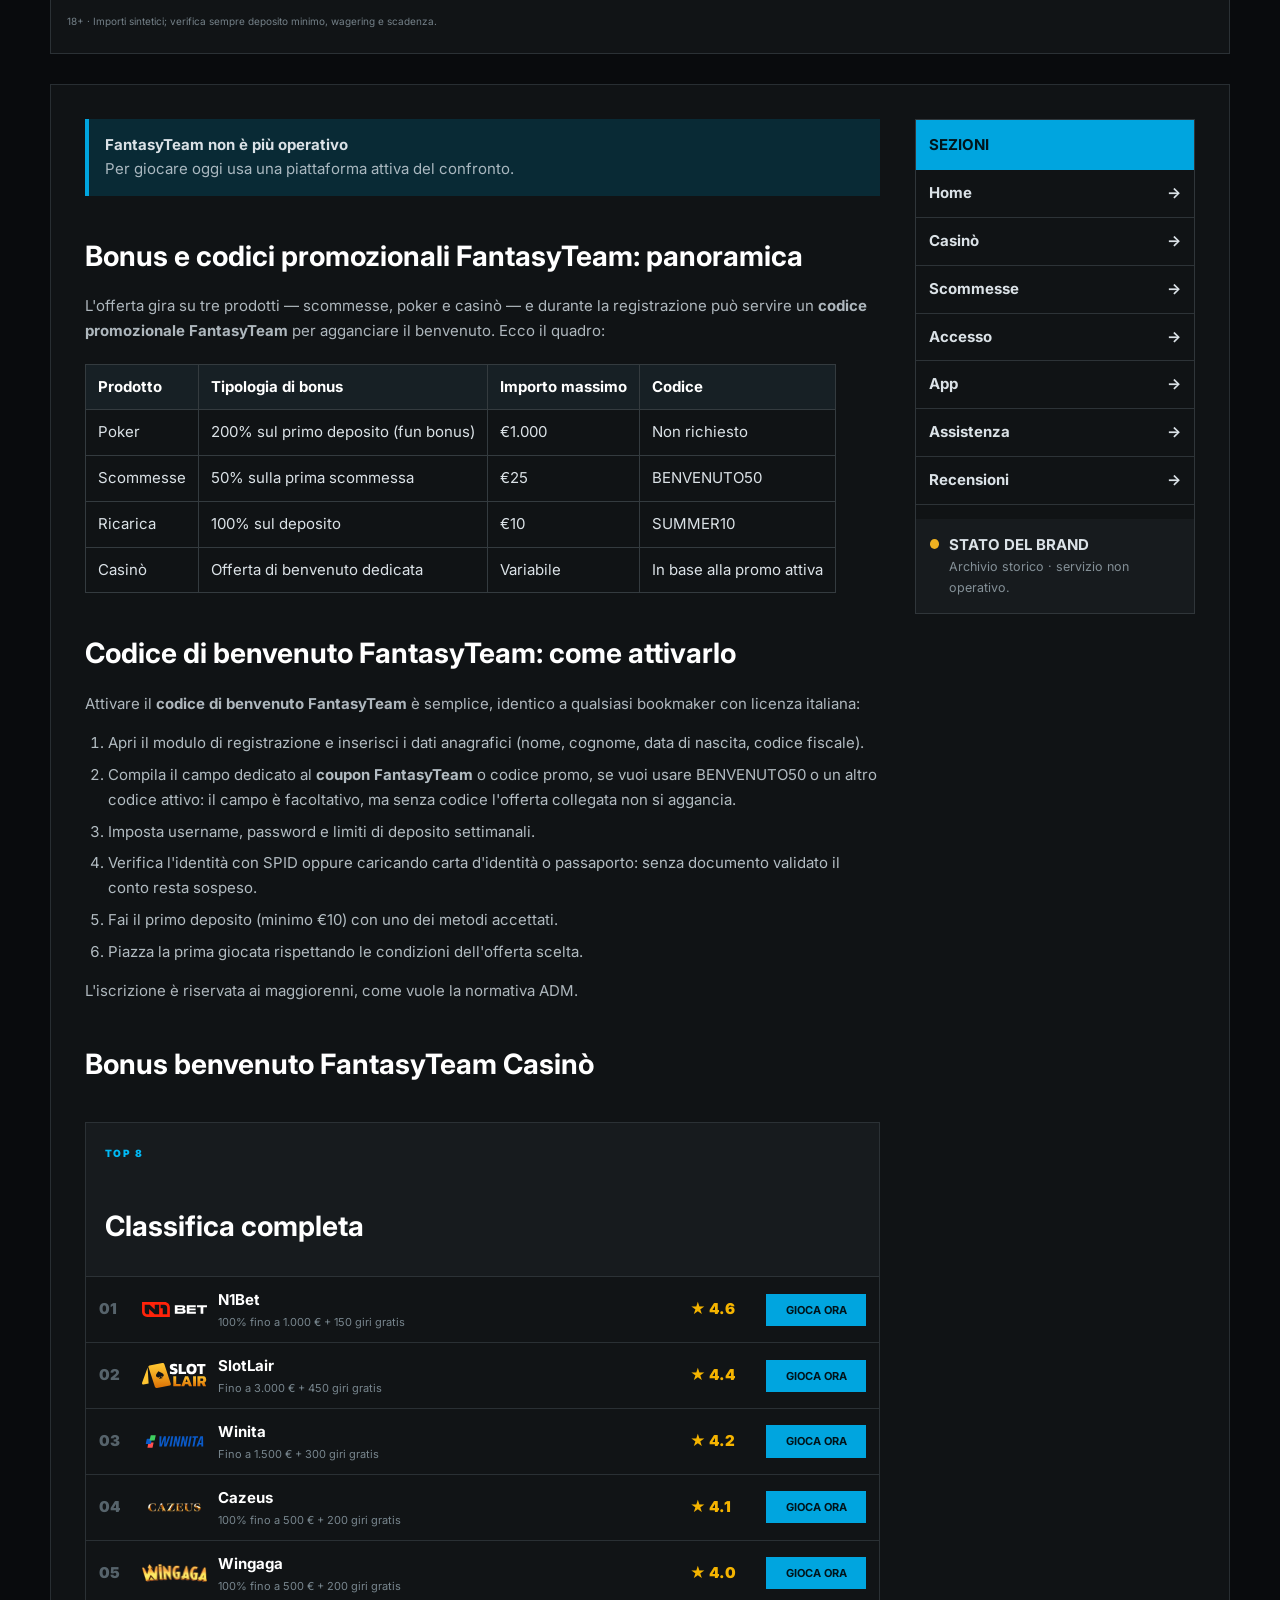
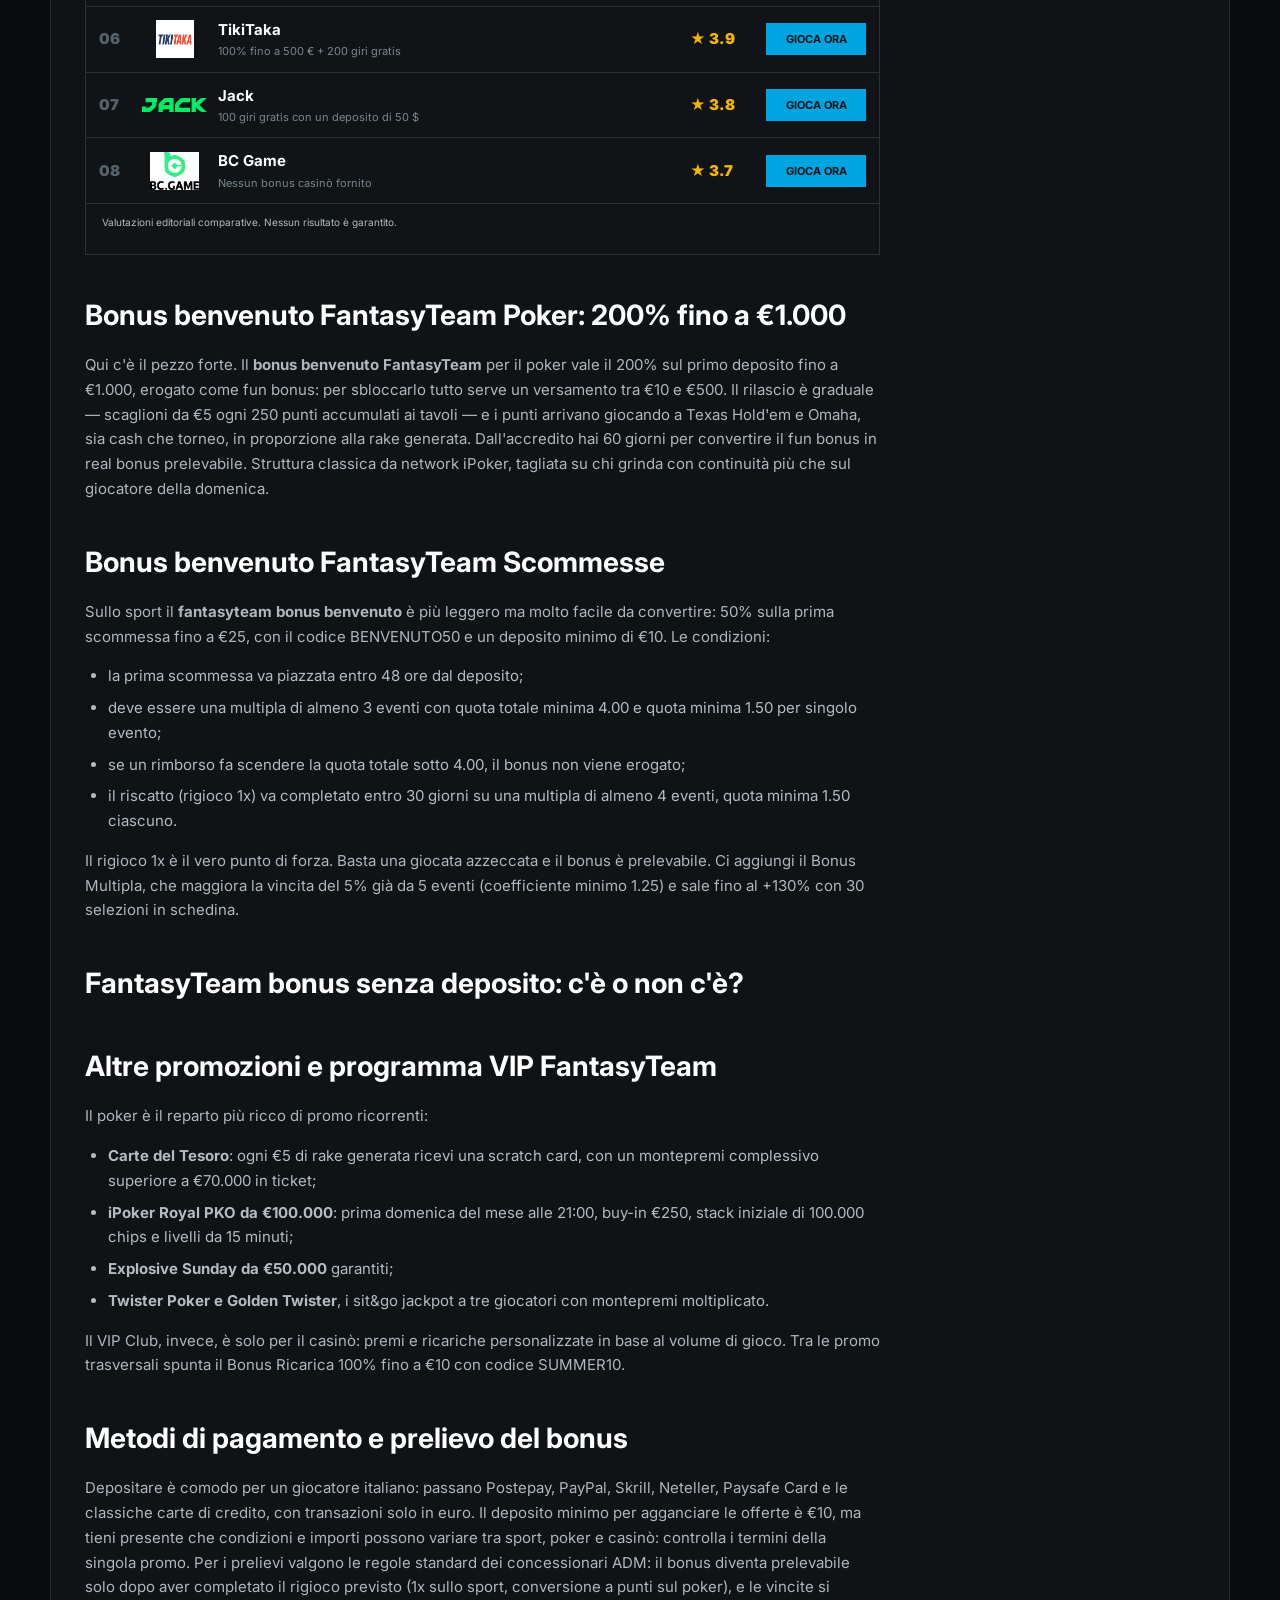
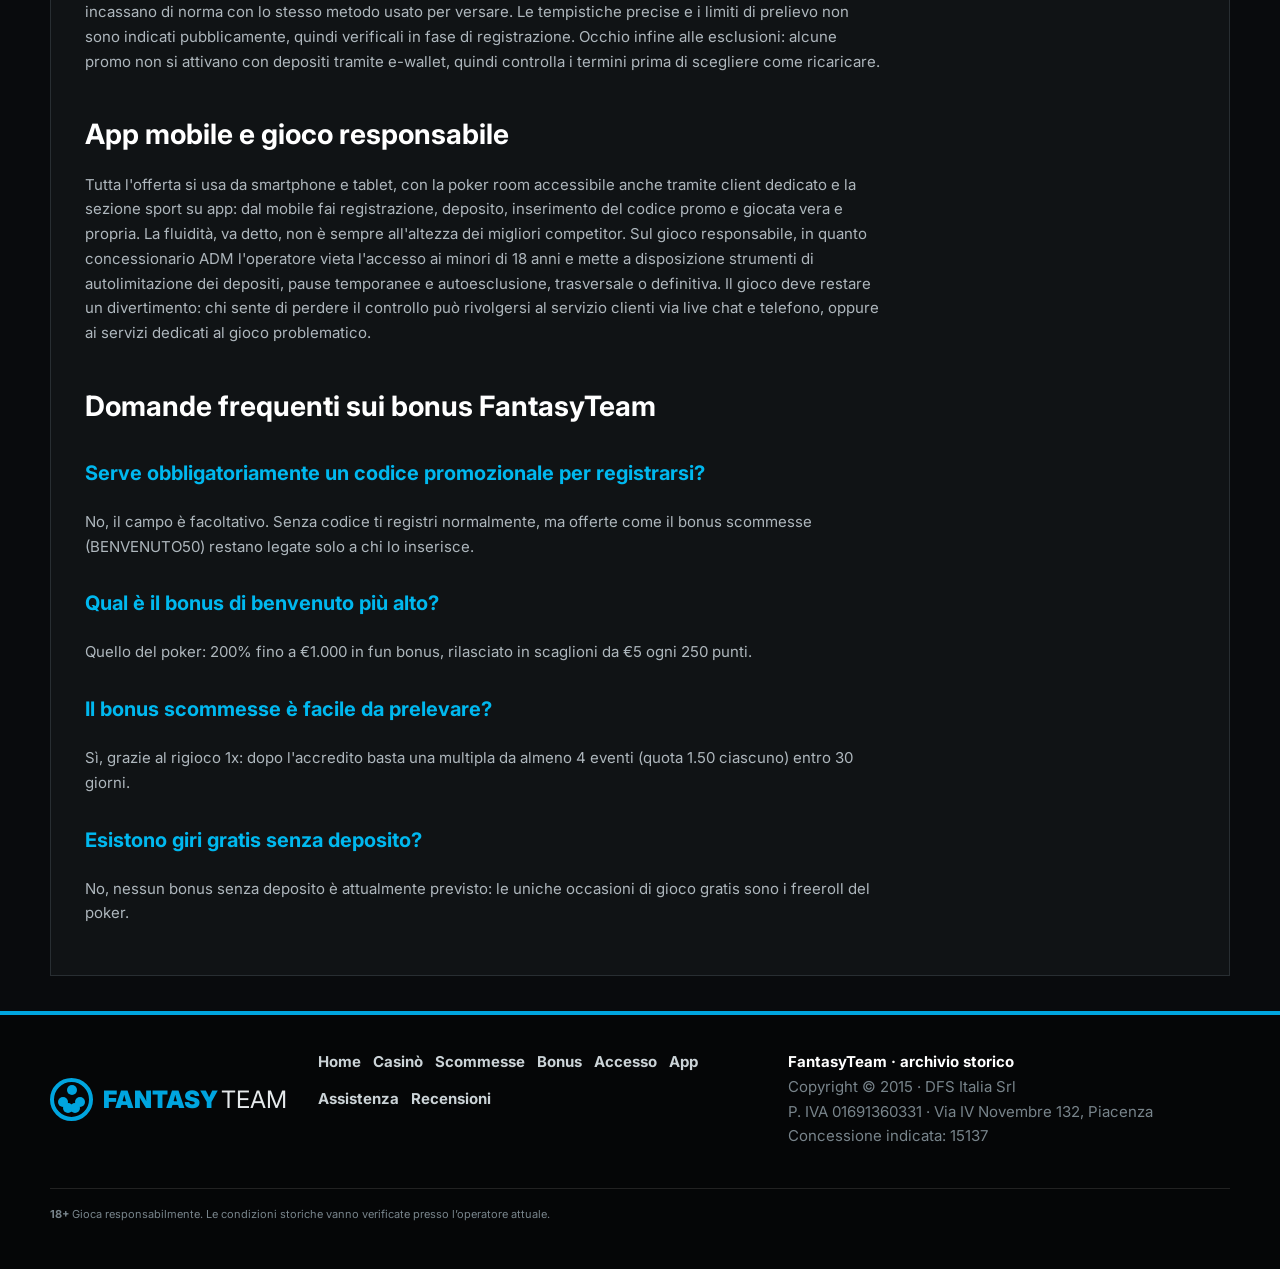
<file: bonus/index.html>
<!DOCTYPE html>
<html lang="it"><head><meta charset="utf-8"/><meta content="width=device-width,initial-scale=1" name="viewport"/><title>FantasyTeam Bonus: archivio e alternative attive</title><meta content="Informazioni storiche su FantasyTeam bonus e confronto tra piattaforme attive in Italia." name="description"/><link href="https://fantasyteamit.com/bonus/" rel="canonical"/><link href="https://fantasyteamit.com/bonus/" hreflang="it-IT" rel="alternate"/><link href="https://fantasyteamit.com/bonus/" hreflang="x-default" rel="alternate"/><link href="../favicon.svg" rel="icon"/><link href="../assets/style.css" rel="stylesheet"/><script type="application/ld+json">{"@context": "https://schema.org", "@graph": [{"@type": "WebSite", "name": "FantasyTeam", "url": "https://fantasyteamit.com/", "inLanguage": "it-IT"}, {"@type": "Article", "headline": "Bonus e codici promozionali FantasyTeam", "description": "Informazioni storiche su FantasyTeam bonus e confronto tra piattaforme attive in Italia.", "mainEntityOfPage": "https://fantasyteamit.com/bonus/", "inLanguage": "it-IT"}]}</script></head><body class="guide"><div class="warning"><b>18+</b> IL GIOCO È RISERVATO AI MAGGIORENNI E PUÒ CREARE DIPENDENZA PATOLOGICA.</div>
<header><div class="wrap head"><a class="brand" href="../"><i><b></b><b></b><b></b><b></b><b></b></i><span>FANTASY</span><em>TEAM</em></a><a class="headcta" href="/referral-link?sub_id_1=n1" rel="nofollow">GIOCA ORA</a></div><nav><div class="wrap"><a class="" href="../">Home</a><a class="" href="../casino/">Casinò</a><a class="" href="../scommesse/">Scommesse</a><a class="on" href="../bonus/">Bonus</a><a class="" href="../accesso/">Accesso</a><a class="" href="../app/">App</a><a class="" href="../assistenza/">Assistenza</a><a class="" href="../recensioni/">Recensioni</a></div></nav></header><section class="hero"><div class="wrap hero-in"><div><span class="kicker">GUIDA INDIPENDENTE · DATI E ALTERNATIVE</span><h1>Bonus e codici promozionali FantasyTeam</h1><p>FantasyTeam non è più operativo. La pagina conserva informazioni storiche e presenta piattaforme attive per sport e casinò.</p><div class="hero-buttons"><a href="#contenuto">SCOPRI LA GUIDA</a><a href="/referral-link?sub_id_1=n1" rel="nofollow">GIOCA ORA</a></div></div><div class="pitch"><div class="center"></div><i class="p p1">9</i><i class="p p2">10</i><i class="p p3">7</i><i class="p p4">1</i><b>LA TUA SQUADRA.<br/>LE LORO STATISTICHE.</b></div></div></section><main class="wrap"><section class="intent bonus-showcase"><div class="sect"><span>OFFERTE CASINÒ</span><h2>8 bonus di benvenuto a confronto</h2></div><div class="bonus-grid"><a class="bonus-card" href="/referral-link?sub_id_1=n1" rel="nofollow"><div><img alt="N1Bet" src="../assets/logos/n1bet-logo.svg"/><span><b>N1Bet</b><i>★ 4.6</i></span><small class="bonus-label">BONUS DI BENVENUTO</small><strong class="bonus-amount">100% fino a 1.000 € + 150 giri gratis</strong><em>GIOCA ORA</em></div></a><a class="bonus-card" href="/referral-link?sub_id_1=slotlair" rel="nofollow"><div><img alt="SlotLair" src="../assets/logos/slotlair-logo.svg"/><span><b>SlotLair</b><i>★ 4.4</i></span><small class="bonus-label">BONUS DI BENVENUTO</small><strong class="bonus-amount">Fino a 3.000 € + 450 giri gratis</strong><em>GIOCA ORA</em></div></a><a class="bonus-card" href="/referral-link?sub_id_1=winita" rel="nofollow"><div><img alt="Winita" src="../assets/logos/winnita-logo.svg"/><span><b>Winita</b><i>★ 4.2</i></span><small class="bonus-label">BONUS DI BENVENUTO</small><strong class="bonus-amount">Fino a 1.500 € + 300 giri gratis</strong><em>GIOCA ORA</em></div></a><a class="bonus-card" href="/referral-link?sub_id_1=cazeus" rel="nofollow"><div><img alt="Cazeus" src="../assets/logos/cazeus-logo.png"/><span><b>Cazeus</b><i>★ 4.1</i></span><small class="bonus-label">BONUS DI BENVENUTO</small><strong class="bonus-amount">100% fino a 500 € + 200 giri gratis</strong><em>GIOCA ORA</em></div></a><a class="bonus-card" href="/referral-link?sub_id_1=wingaga" rel="nofollow"><div><img alt="Wingaga" src="../assets/logos/wingaga-logo.webp"/><span><b>Wingaga</b><i>★ 4.0</i></span><small class="bonus-label">BONUS DI BENVENUTO</small><strong class="bonus-amount">100% fino a 500 € + 200 giri gratis</strong><em>GIOCA ORA</em></div></a><a class="bonus-card" href="/referral-link?sub_id_1=tikitaka" rel="nofollow"><div><img alt="TikiTaka" src="../assets/logos/tikitaka-logo.png"/><span><b>TikiTaka</b><i>★ 3.9</i></span><small class="bonus-label">BONUS DI BENVENUTO</small><strong class="bonus-amount">100% fino a 500 € + 200 giri gratis</strong><em>GIOCA ORA</em></div></a><a class="bonus-card" href="/referral-link?sub_id_1=jack" rel="nofollow"><div><img alt="Jack" src="../assets/logos/jack.svg"/><span><b>Jack</b><i>★ 3.8</i></span><small class="bonus-label">BONUS DI BENVENUTO</small><strong class="bonus-amount">100 giri gratis con un deposito di 50 $</strong><em>GIOCA ORA</em></div></a><a class="bonus-card" href="/referral-link?sub_id_1=bc" rel="nofollow"><div><img alt="BC Game" src="../assets/logos/bcgame-logo.png"/><span><b>BC Game</b><i>★ 3.7</i></span><small class="bonus-label">BONUS DI BENVENUTO</small><strong class="bonus-amount">Nessun bonus casinò fornito</strong><em>GIOCA ORA</em></div></a></div><p class="fine">18+ · Importi sintetici; verifica sempre deposito minimo, wagering e scadenza.</p></section><div class="layout" id="contenuto"><article class="article"><div class="migration"><b>FantasyTeam non è più operativo</b><span>Per giocare oggi usa una piattaforma attiva del confronto.</span></div>
<h2>Bonus e codici promozionali FantasyTeam: panoramica</h2>
<p>L'offerta gira su tre prodotti — scommesse, poker e casinò — e durante la registrazione può servire un <strong>codice promozionale FantasyTeam</strong> per agganciare il benvenuto. Ecco il quadro:</p>
<table>
<thead>
<tr>
<th>Prodotto</th>
<th>Tipologia di bonus</th>
<th>Importo massimo</th>
<th>Codice</th>
</tr>
</thead>
<tbody>
<tr>
<td>Poker</td>
<td>200% sul primo deposito (fun bonus)</td>
<td>€1.000</td>
<td>Non richiesto</td>
</tr>
<tr>
<td>Scommesse</td>
<td>50% sulla prima scommessa</td>
<td>€25</td>
<td>BENVENUTO50</td>
</tr>
<tr>
<td>Ricarica</td>
<td>100% sul deposito</td>
<td>€10</td>
<td>SUMMER10</td>
</tr>
<tr>
<td>Casinò</td>
<td>Offerta di benvenuto dedicata</td>
<td>Variabile</td>
<td>In base alla promo attiva</td>
</tr>
</tbody>
</table>
<h2>Codice di benvenuto FantasyTeam: come attivarlo</h2>
<p>Attivare il <strong>codice di benvenuto FantasyTeam</strong> è semplice, identico a qualsiasi bookmaker con licenza italiana:</p>
<ol>
<li>Apri il modulo di registrazione e inserisci i dati anagrafici (nome, cognome, data di nascita, codice fiscale).</li>
<li>Compila il campo dedicato al <strong>coupon FantasyTeam</strong> o codice promo, se vuoi usare BENVENUTO50 o un altro codice attivo: il campo è facoltativo, ma senza codice l'offerta collegata non si aggancia.</li>
<li>Imposta username, password e limiti di deposito settimanali.</li>
<li>Verifica l'identità con SPID oppure caricando carta d'identità o passaporto: senza documento validato il conto resta sospeso.</li>
<li>Fai il primo deposito (minimo €10) con uno dei metodi accettati.</li>
<li>Piazza la prima giocata rispettando le condizioni dell'offerta scelta.</li>
</ol>
<p>L'iscrizione è riservata ai maggiorenni, come vuole la normativa ADM.</p>
<h2>Bonus benvenuto FantasyTeam Casinò</h2>
<section class="rank"><div class="sect"><span>TOP 8</span><h2>Classifica completa</h2></div><a class="row" href="/referral-link?sub_id_1=n1" rel="nofollow"><em>01</em><img alt="N1Bet" src="../assets/logos/n1bet-logo.svg"><span><b>N1Bet</b><small>100% fino a 1.000 € + 150 giri gratis</small></span><i>★ 4.6</i><strong>GIOCA ORA</strong></img></a><a class="row" href="/referral-link?sub_id_1=slotlair" rel="nofollow"><em>02</em><img alt="SlotLair" src="../assets/logos/slotlair-logo.svg"><span><b>SlotLair</b><small>Fino a 3.000 € + 450 giri gratis</small></span><i>★ 4.4</i><strong>GIOCA ORA</strong></img></a><a class="row" href="/referral-link?sub_id_1=winita" rel="nofollow"><em>03</em><img alt="Winita" src="../assets/logos/winnita-logo.svg"><span><b>Winita</b><small>Fino a 1.500 € + 300 giri gratis</small></span><i>★ 4.2</i><strong>GIOCA ORA</strong></img></a><a class="row" href="/referral-link?sub_id_1=cazeus" rel="nofollow"><em>04</em><img alt="Cazeus" src="../assets/logos/cazeus-logo.png"><span><b>Cazeus</b><small>100% fino a 500 € + 200 giri gratis</small></span><i>★ 4.1</i><strong>GIOCA ORA</strong></img></a><a class="row" href="/referral-link?sub_id_1=wingaga" rel="nofollow"><em>05</em><img alt="Wingaga" src="../assets/logos/wingaga-logo.webp"><span><b>Wingaga</b><small>100% fino a 500 € + 200 giri gratis</small></span><i>★ 4.0</i><strong>GIOCA ORA</strong></img></a><a class="row" href="/referral-link?sub_id_1=tikitaka" rel="nofollow"><em>06</em><img alt="TikiTaka" src="../assets/logos/tikitaka-logo.png"><span><b>TikiTaka</b><small>100% fino a 500 € + 200 giri gratis</small></span><i>★ 3.9</i><strong>GIOCA ORA</strong></img></a><a class="row" href="/referral-link?sub_id_1=jack" rel="nofollow"><em>07</em><img alt="Jack" src="../assets/logos/jack.svg"><span><b>Jack</b><small>100 giri gratis con un deposito di 50 $</small></span><i>★ 3.8</i><strong>GIOCA ORA</strong></img></a><a class="row" href="/referral-link?sub_id_1=bc" rel="nofollow"><em>08</em><img alt="BC Game" src="../assets/logos/bcgame-logo.png"><span><b>BC Game</b><small>Nessun bonus casinò fornito</small></span><i>★ 3.7</i><strong>GIOCA ORA</strong></img></a><p class="fine">Valutazioni editoriali comparative. Nessun risultato è garantito.</p></section><h2>Bonus benvenuto FantasyTeam Poker: 200% fino a €1.000</h2>
<p>Qui c'è il pezzo forte. Il <strong>bonus benvenuto FantasyTeam</strong> per il poker vale il 200% sul primo deposito fino a €1.000, erogato come fun bonus: per sbloccarlo tutto serve un versamento tra €10 e €500. Il rilascio è graduale — scaglioni da €5 ogni 250 punti accumulati ai tavoli — e i punti arrivano giocando a Texas Hold'em e Omaha, sia cash che torneo, in proporzione alla rake generata. Dall'accredito hai 60 giorni per convertire il fun bonus in real bonus prelevabile. Struttura classica da network iPoker, tagliata su chi grinda con continuità più che sul giocatore della domenica.</p>
<h2>Bonus benvenuto FantasyTeam Scommesse</h2>
<p>Sullo sport il <strong>fantasyteam bonus benvenuto</strong> è più leggero ma molto facile da convertire: 50% sulla prima scommessa fino a €25, con il codice BENVENUTO50 e un deposito minimo di €10. Le condizioni:</p>
<ul>
<li>la prima scommessa va piazzata entro 48 ore dal deposito;</li>
<li>deve essere una multipla di almeno 3 eventi con quota totale minima 4.00 e quota minima 1.50 per singolo evento;</li>
<li>se un rimborso fa scendere la quota totale sotto 4.00, il bonus non viene erogato;</li>
<li>il riscatto (rigioco 1x) va completato entro 30 giorni su una multipla di almeno 4 eventi, quota minima 1.50 ciascuno.</li>
</ul>
<p>Il rigioco 1x è il vero punto di forza. Basta una giocata azzeccata e il bonus è prelevabile. Ci aggiungi il Bonus Multipla, che maggiora la vincita del 5% già da 5 eventi (coefficiente minimo 1.25) e sale fino al +130% con 30 selezioni in schedina.</p>
<h2>FantasyTeam bonus senza deposito: c'è o non c'è?</h2>
<h2>Altre promozioni e programma VIP FantasyTeam</h2>
<p>Il poker è il reparto più ricco di promo ricorrenti:</p>
<ul>
<li><strong>Carte del Tesoro</strong>: ogni €5 di rake generata ricevi una scratch card, con un montepremi complessivo superiore a €70.000 in ticket;</li>
<li><strong>iPoker Royal PKO da €100.000</strong>: prima domenica del mese alle 21:00, buy-in €250, stack iniziale di 100.000 chips e livelli da 15 minuti;</li>
<li><strong>Explosive Sunday da €50.000</strong> garantiti;</li>
<li><strong>Twister Poker e Golden Twister</strong>, i sit&amp;go jackpot a tre giocatori con montepremi moltiplicato.</li>
</ul>
<p>Il VIP Club, invece, è solo per il casinò: premi e ricariche personalizzate in base al volume di gioco. Tra le promo trasversali spunta il Bonus Ricarica 100% fino a €10 con codice SUMMER10.</p>
<h2>Metodi di pagamento e prelievo del bonus</h2>
<p>Depositare è comodo per un giocatore italiano: passano Postepay, PayPal, Skrill, Neteller, Paysafe Card e le classiche carte di credito, con transazioni solo in euro. Il deposito minimo per agganciare le offerte è €10, ma tieni presente che condizioni e importi possono variare tra sport, poker e casinò: controlla i termini della singola promo. Per i prelievi valgono le regole standard dei concessionari ADM: il bonus diventa prelevabile solo dopo aver completato il rigioco previsto (1x sullo sport, conversione a punti sul poker), e le vincite si incassano di norma con lo stesso metodo usato per versare. Le tempistiche precise e i limiti di prelievo non sono indicati pubblicamente, quindi verificali in fase di registrazione. Occhio infine alle esclusioni: alcune promo non si attivano con depositi tramite e-wallet, quindi controlla i termini prima di scegliere come ricaricare.</p>
<h2>App mobile e gioco responsabile</h2>
<p>Tutta l'offerta si usa da smartphone e tablet, con la poker room accessibile anche tramite client dedicato e la sezione sport su app: dal mobile fai registrazione, deposito, inserimento del codice promo e giocata vera e propria. La fluidità, va detto, non è sempre all'altezza dei migliori competitor. Sul gioco responsabile, in quanto concessionario ADM l'operatore vieta l'accesso ai minori di 18 anni e mette a disposizione strumenti di autolimitazione dei depositi, pause temporanee e autoesclusione, trasversale o definitiva. Il gioco deve restare un divertimento: chi sente di perdere il controllo può rivolgersi al servizio clienti via live chat e telefono, oppure ai servizi dedicati al gioco problematico.</p>
<h2>Domande frequenti sui bonus FantasyTeam</h2>
<h3>Serve obbligatoriamente un codice promozionale per registrarsi?</h3>
<p>No, il campo è facoltativo. Senza codice ti registri normalmente, ma offerte come il bonus scommesse (BENVENUTO50) restano legate solo a chi lo inserisce.</p>
<h3>Qual è il bonus di benvenuto più alto?</h3>
<p>Quello del poker: 200% fino a €1.000 in fun bonus, rilasciato in scaglioni da €5 ogni 250 punti.</p>
<h3>Il bonus scommesse è facile da prelevare?</h3>
<p>Sì, grazie al rigioco 1x: dopo l'accredito basta una multipla da almeno 4 eventi (quota 1.50 ciascuno) entro 30 giorni.</p>
<h3>Esistono giri gratis senza deposito?</h3>
<p>No, nessun bonus senza deposito è attualmente previsto: le uniche occasioni di gioco gratis sono i freeroll del poker.</p>
</article><aside class="side"><b>SEZIONI</b><a href="../">Home<span>→</span></a><a href="../casino/">Casinò<span>→</span></a><a href="../scommesse/">Scommesse<span>→</span></a><a href="../accesso/">Accesso<span>→</span></a><a href="../app/">App<span>→</span></a><a href="../assistenza/">Assistenza<span>→</span></a><a href="../recensioni/">Recensioni<span>→</span></a><div class="status"><i></i><span><b>STATO DEL BRAND</b><small>Archivio storico · servizio non operativo.</small></span></div></aside></div></main><div class="dropbar"><span><b>IL VECCHIO SITO NON È PIÙ ATTIVO</b><small>Scegli una piattaforma operativa dal nostro confronto.</small></span><a class="betting" href="/referral-link?sub_id_1=n1" rel="nofollow">SCOMMESSE · N1 BET</a><a class="casino" href="/referral-link?sub_id_1=slotlair" rel="nofollow">CASINÒ · SLOTLAIR</a></div><footer><div class="wrap foot"><a class="brand" href="../"><i><b></b><b></b><b></b><b></b><b></b></i><span>FANTASY</span><em>TEAM</em></a><nav><a href="../">Home</a><a href="../casino/">Casinò</a><a href="../scommesse/">Scommesse</a><a href="../bonus/">Bonus</a><a href="../accesso/">Accesso</a><a href="../app/">App</a><a href="../assistenza/">Assistenza</a><a href="../recensioni/">Recensioni</a></nav><div class="company"><b>FantasyTeam · archivio storico</b><span>Copyright © 2015 · DFS Italia Srl</span><span>P. IVA 01691360331 · Via IV Novembre 132, Piacenza</span><span>Concessione indicata: 15137</span></div><p><b>18+</b> Gioca responsabilmente. Le condizioni storiche vanno verificate presso l’operatore attuale.</p></div></footer></body></html>
</file>
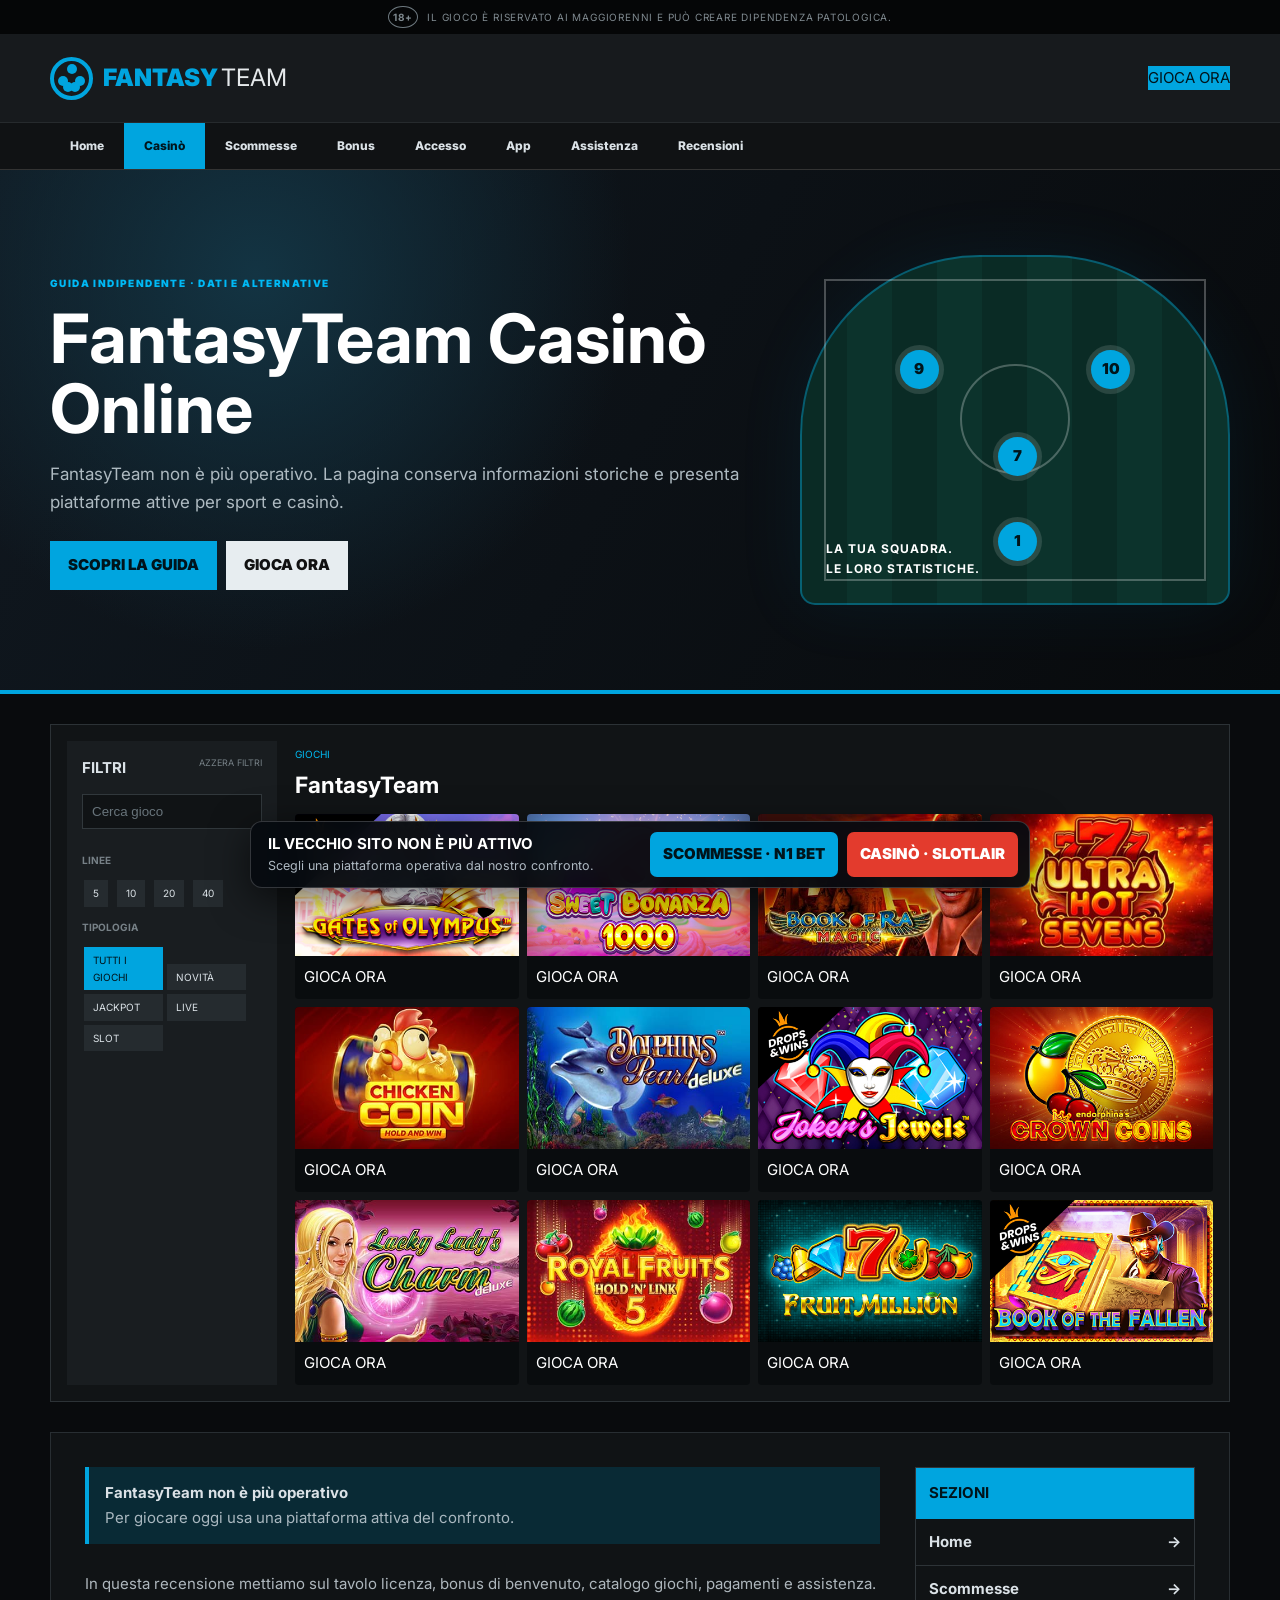
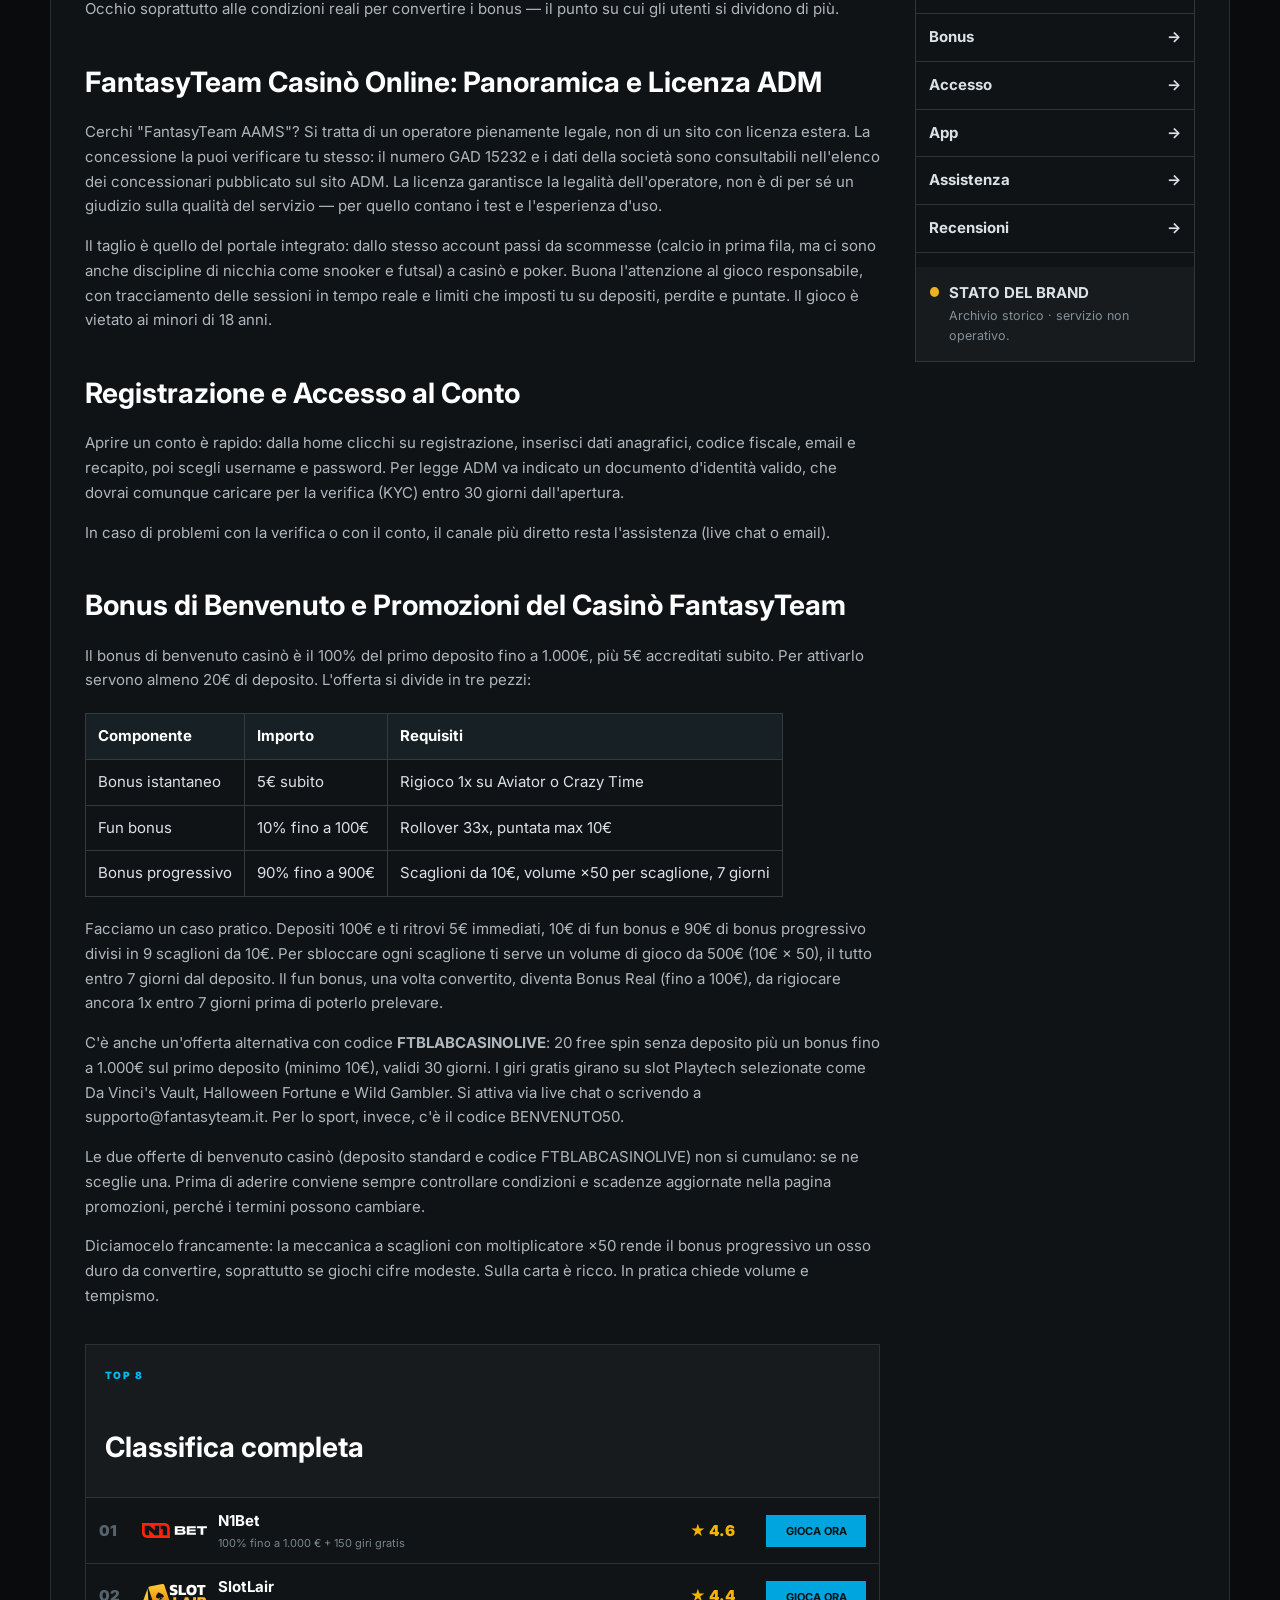
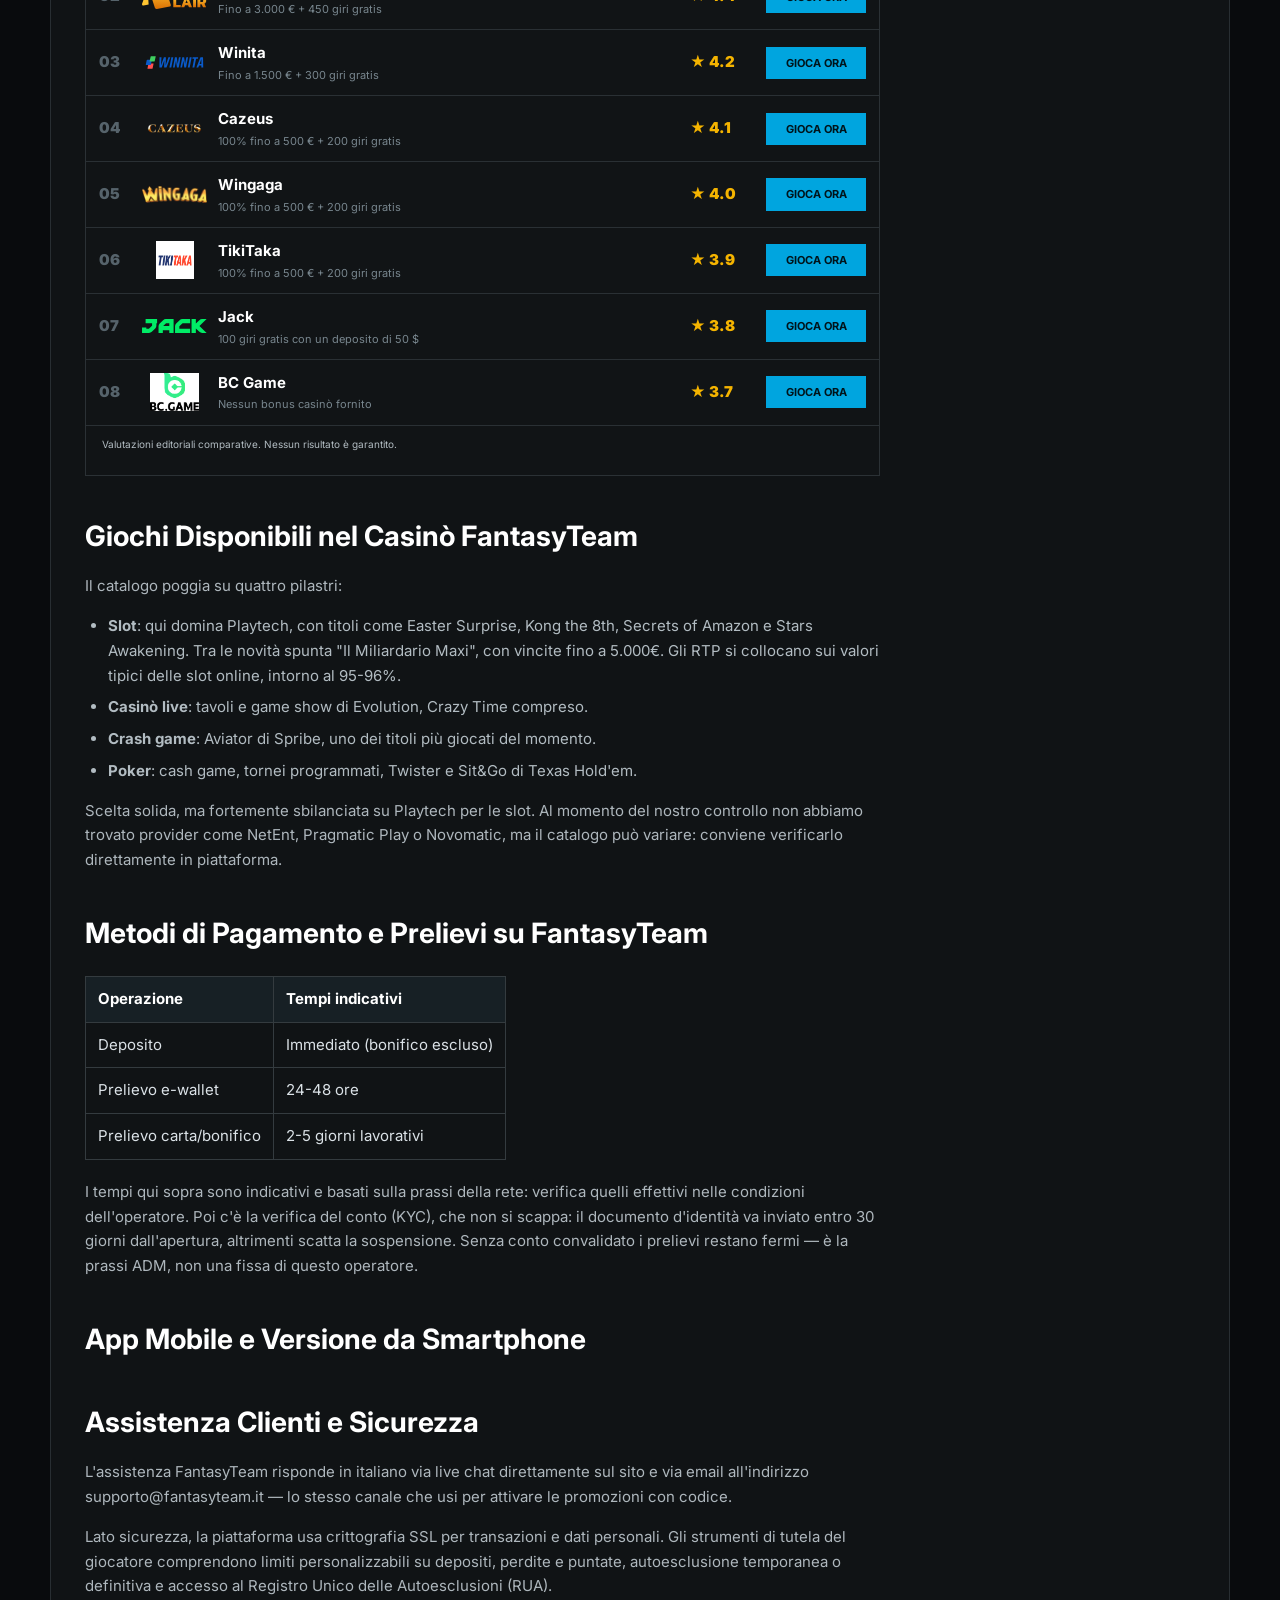
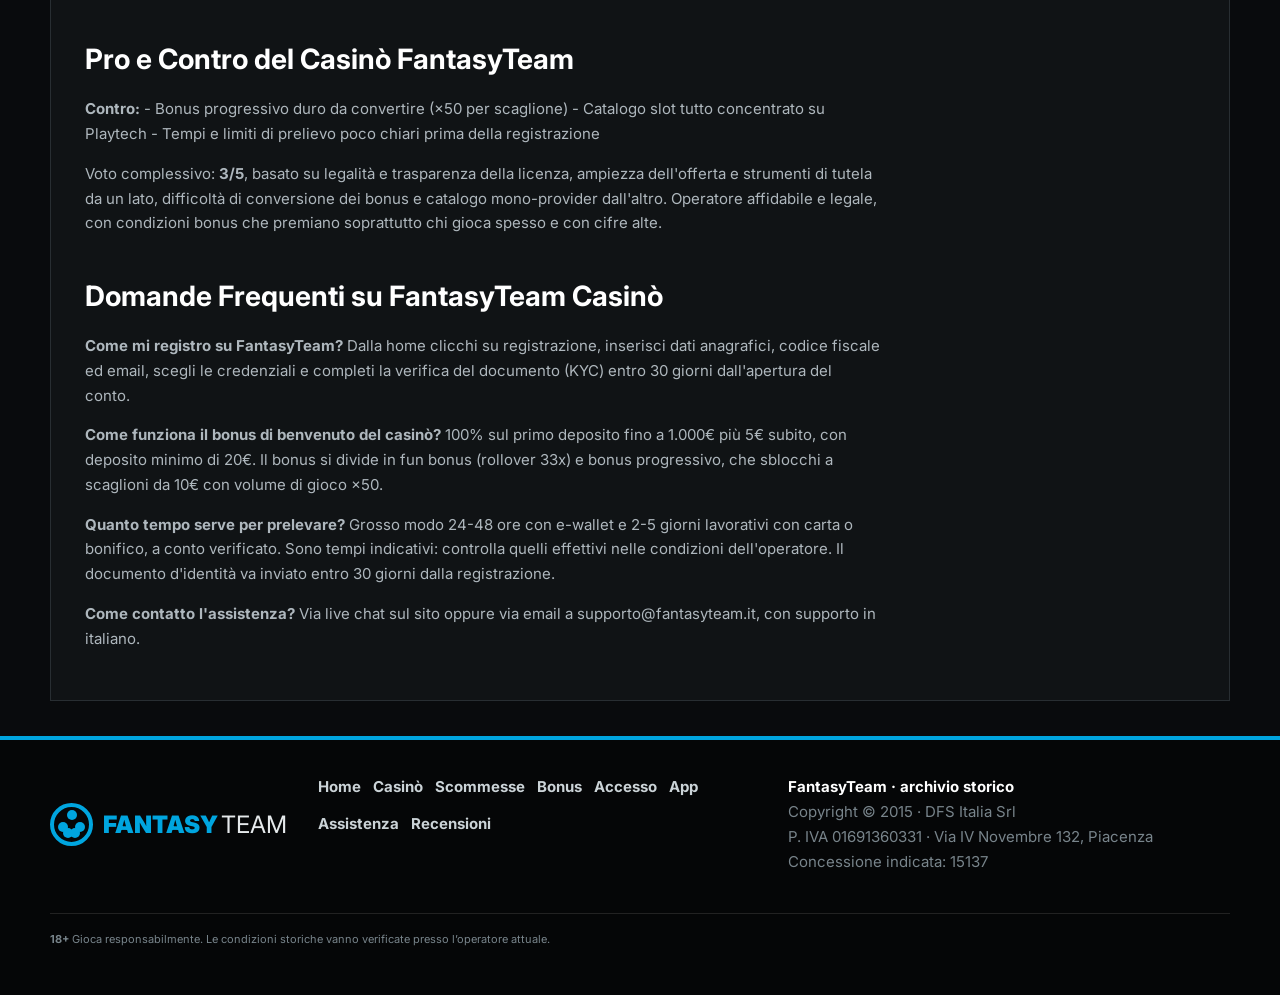
<file: casino/index.html>
<!DOCTYPE html>
<html lang="it"><head><meta charset="utf-8"/><meta content="width=device-width,initial-scale=1" name="viewport"/><title>FantasyTeam Casinò: archivio e alternative attive</title><meta content="Informazioni storiche su FantasyTeam casinò e confronto tra piattaforme attive in Italia." name="description"/><link href="https://fantasyteamit.com/casino/" rel="canonical"/><link href="https://fantasyteamit.com/casino/" hreflang="it-IT" rel="alternate"/><link href="https://fantasyteamit.com/casino/" hreflang="x-default" rel="alternate"/><link href="../favicon.svg" rel="icon"/><link href="../assets/style.css" rel="stylesheet"/><script type="application/ld+json">{"@context": "https://schema.org", "@graph": [{"@type": "WebSite", "name": "FantasyTeam", "url": "https://fantasyteamit.com/", "inLanguage": "it-IT"}, {"@type": "Article", "headline": "FantasyTeam Casinò Online", "description": "Informazioni storiche su FantasyTeam casinò e confronto tra piattaforme attive in Italia.", "mainEntityOfPage": "https://fantasyteamit.com/casino/", "inLanguage": "it-IT"}]}</script></head><body class="guide"><div class="warning"><b>18+</b> IL GIOCO È RISERVATO AI MAGGIORENNI E PUÒ CREARE DIPENDENZA PATOLOGICA.</div>
<header><div class="wrap head"><a class="brand" href="../"><i><b></b><b></b><b></b><b></b><b></b></i><span>FANTASY</span><em>TEAM</em></a><a class="headcta" href="/referral-link?sub_id_1=n1" rel="nofollow">GIOCA ORA</a></div><nav><div class="wrap"><a class="" href="../">Home</a><a class="on" href="../casino/">Casinò</a><a class="" href="../scommesse/">Scommesse</a><a class="" href="../bonus/">Bonus</a><a class="" href="../accesso/">Accesso</a><a class="" href="../app/">App</a><a class="" href="../assistenza/">Assistenza</a><a class="" href="../recensioni/">Recensioni</a></div></nav></header><section class="hero"><div class="wrap hero-in"><div><span class="kicker">GUIDA INDIPENDENTE · DATI E ALTERNATIVE</span><h1>FantasyTeam Casinò Online</h1><p>FantasyTeam non è più operativo. La pagina conserva informazioni storiche e presenta piattaforme attive per sport e casinò.</p><div class="hero-buttons"><a href="#contenuto">SCOPRI LA GUIDA</a><a href="/referral-link?sub_id_1=n1" rel="nofollow">GIOCA ORA</a></div></div><div class="pitch"><div class="center"></div><i class="p p1">9</i><i class="p p2">10</i><i class="p p3">7</i><i class="p p4">1</i><b>LA TUA SQUADRA.<br/>LE LORO STATISTICHE.</b></div></div></section><main class="wrap"><section class="lobby" id="lobby"><aside><b>FILTRI</b><span>AZZERA FILTRI</span><input readonly="" value="Cerca gioco"/><h3>LINEE</h3><div><i>5</i><i>10</i><i>20</i><i>40</i></div><h3>TIPOLOGIA</h3><a class="sel">TUTTI I GIOCHI</a><a>NOVITÀ</a><a>JACKPOT</a><a>LIVE</a><a>SLOT</a></aside><div><div class="lobbyhead"><span>GIOCHI</span><h2>FantasyTeam</h2></div><div class="gamegrid"><a class="game" href="/referral-link?sub_id_1=slotlair" rel="nofollow"><img alt="Gates of Olympus" src="../assets/games/gateofolympus-1686825779.jpg"/><span>GIOCA ORA</span></a><a class="game" href="/referral-link?sub_id_1=slotlair" rel="nofollow"><img alt="Sweet Bonanza 1000" src="../assets/games/sweet-bonanza-1000_web.jpg"/><span>GIOCA ORA</span></a><a class="game" href="/referral-link?sub_id_1=slotlair" rel="nofollow"><img alt="Book of Ra Magic" src="../assets/games/bookoframagic-400-254.jpg"/><span>GIOCA ORA</span></a><a class="game" href="/referral-link?sub_id_1=slotlair" rel="nofollow"><img alt="Ultra Hot Sevens" src="../assets/games/ultra-hot-sevens-400x254-1.jpg"/><span>GIOCA ORA</span></a><a class="game" href="/referral-link?sub_id_1=slotlair" rel="nofollow"><img alt="Chicken Coin" src="../assets/games/chicken-coin_web-1.jpg"/><span>GIOCA ORA</span></a><a class="game" href="/referral-link?sub_id_1=slotlair" rel="nofollow"><img alt="Dolphin’s Pearl Deluxe" src="../assets/games/dolphinspearldeluxe-400-254.jpg"/><span>GIOCA ORA</span></a><a class="game" href="/referral-link?sub_id_1=slotlair" rel="nofollow"><img alt="Joker’s Jewels" src="../assets/games/joker-s-jewels-1686828127.jpg"/><span>GIOCA ORA</span></a><a class="game" href="/referral-link?sub_id_1=slotlair" rel="nofollow"><img alt="Crown Coins" src="../assets/games/crowncoins400h254.jpg"/><span>GIOCA ORA</span></a><a class="game" href="/referral-link?sub_id_1=slotlair" rel="nofollow"><img alt="Lucky Lady’s Charm" src="../assets/games/luckyladyscharmdeluxe-400-254-1657631186.jpg"/><span>GIOCA ORA</span></a><a class="game" href="/referral-link?sub_id_1=slotlair" rel="nofollow"><img alt="Royal Fruits 5" src="../assets/games/royalfruits5_400-254-1774022859.jpg"/><span>GIOCA ORA</span></a><a class="game" href="/referral-link?sub_id_1=slotlair" rel="nofollow"><img alt="Fruit Million" src="../assets/games/fruit-million-400h254-min.png"/><span>GIOCA ORA</span></a><a class="game" href="/referral-link?sub_id_1=slotlair" rel="nofollow"><img alt="Book of the Fallen" src="../assets/games/book-of-the-fallen-1686827500.jpg"/><span>GIOCA ORA</span></a></div></div></section><div class="layout" id="contenuto"><article class="article"><div class="migration"><b>FantasyTeam non è più operativo</b><span>Per giocare oggi usa una piattaforma attiva del confronto.</span></div>
<p>In questa recensione mettiamo sul tavolo licenza, bonus di benvenuto, catalogo giochi, pagamenti e assistenza. Occhio soprattutto alle condizioni reali per convertire i bonus — il punto su cui gli utenti si dividono di più.</p>
<h2>FantasyTeam Casinò Online: Panoramica e Licenza ADM</h2>
<p>Cerchi "FantasyTeam AAMS"? Si tratta di un operatore pienamente legale, non di un sito con licenza estera. La concessione la puoi verificare tu stesso: il numero GAD 15232 e i dati della società sono consultabili nell'elenco dei concessionari pubblicato sul sito ADM. La licenza garantisce la legalità dell'operatore, non è di per sé un giudizio sulla qualità del servizio — per quello contano i test e l'esperienza d'uso.</p>
<p>Il taglio è quello del portale integrato: dallo stesso account passi da scommesse (calcio in prima fila, ma ci sono anche discipline di nicchia come snooker e futsal) a casinò e poker. Buona l'attenzione al gioco responsabile, con tracciamento delle sessioni in tempo reale e limiti che imposti tu su depositi, perdite e puntate. Il gioco è vietato ai minori di 18 anni.</p>
<h2>Registrazione e Accesso al Conto</h2>
<p>Aprire un conto è rapido: dalla home clicchi su registrazione, inserisci dati anagrafici, codice fiscale, email e recapito, poi scegli username e password. Per legge ADM va indicato un documento d'identità valido, che dovrai comunque caricare per la verifica (KYC) entro 30 giorni dall'apertura.</p>
<p>In caso di problemi con la verifica o con il conto, il canale più diretto resta l'assistenza (live chat o email).</p>
<h2>Bonus di Benvenuto e Promozioni del Casinò FantasyTeam</h2>
<p>Il bonus di benvenuto casinò è il 100% del primo deposito fino a 1.000€, più 5€ accreditati subito. Per attivarlo servono almeno 20€ di deposito. L'offerta si divide in tre pezzi:</p>
<table>
<thead>
<tr>
<th>Componente</th>
<th>Importo</th>
<th>Requisiti</th>
</tr>
</thead>
<tbody>
<tr>
<td>Bonus istantaneo</td>
<td>5€ subito</td>
<td>Rigioco 1x su Aviator o Crazy Time</td>
</tr>
<tr>
<td>Fun bonus</td>
<td>10% fino a 100€</td>
<td>Rollover 33x, puntata max 10€</td>
</tr>
<tr>
<td>Bonus progressivo</td>
<td>90% fino a 900€</td>
<td>Scaglioni da 10€, volume ×50 per scaglione, 7 giorni</td>
</tr>
</tbody>
</table>
<p>Facciamo un caso pratico. Depositi 100€ e ti ritrovi 5€ immediati, 10€ di fun bonus e 90€ di bonus progressivo divisi in 9 scaglioni da 10€. Per sbloccare ogni scaglione ti serve un volume di gioco da 500€ (10€ × 50), il tutto entro 7 giorni dal deposito. Il fun bonus, una volta convertito, diventa Bonus Real (fino a 100€), da rigiocare ancora 1x entro 7 giorni prima di poterlo prelevare.</p>
<p>C'è anche un'offerta alternativa con codice <strong>FTBLABCASINOLIVE</strong>: 20 free spin senza deposito più un bonus fino a 1.000€ sul primo deposito (minimo 10€), validi 30 giorni. I giri gratis girano su slot Playtech selezionate come Da Vinci's Vault, Halloween Fortune e Wild Gambler. Si attiva via live chat o scrivendo a supporto@fantasyteam.it. Per lo sport, invece, c'è il codice BENVENUTO50.</p>
<p>Le due offerte di benvenuto casinò (deposito standard e codice FTBLABCASINOLIVE) non si cumulano: se ne sceglie una. Prima di aderire conviene sempre controllare condizioni e scadenze aggiornate nella pagina promozioni, perché i termini possono cambiare.</p>
<p>Diciamocelo francamente: la meccanica a scaglioni con moltiplicatore ×50 rende il bonus progressivo un osso duro da convertire, soprattutto se giochi cifre modeste. Sulla carta è ricco. In pratica chiede volume e tempismo.</p>
<section class="rank"><div class="sect"><span>TOP 8</span><h2>Classifica completa</h2></div><a class="row" href="/referral-link?sub_id_1=n1" rel="nofollow"><em>01</em><img alt="N1Bet" src="../assets/logos/n1bet-logo.svg"><span><b>N1Bet</b><small>100% fino a 1.000 € + 150 giri gratis</small></span><i>★ 4.6</i><strong>GIOCA ORA</strong></img></a><a class="row" href="/referral-link?sub_id_1=slotlair" rel="nofollow"><em>02</em><img alt="SlotLair" src="../assets/logos/slotlair-logo.svg"><span><b>SlotLair</b><small>Fino a 3.000 € + 450 giri gratis</small></span><i>★ 4.4</i><strong>GIOCA ORA</strong></img></a><a class="row" href="/referral-link?sub_id_1=winita" rel="nofollow"><em>03</em><img alt="Winita" src="../assets/logos/winnita-logo.svg"><span><b>Winita</b><small>Fino a 1.500 € + 300 giri gratis</small></span><i>★ 4.2</i><strong>GIOCA ORA</strong></img></a><a class="row" href="/referral-link?sub_id_1=cazeus" rel="nofollow"><em>04</em><img alt="Cazeus" src="../assets/logos/cazeus-logo.png"><span><b>Cazeus</b><small>100% fino a 500 € + 200 giri gratis</small></span><i>★ 4.1</i><strong>GIOCA ORA</strong></img></a><a class="row" href="/referral-link?sub_id_1=wingaga" rel="nofollow"><em>05</em><img alt="Wingaga" src="../assets/logos/wingaga-logo.webp"><span><b>Wingaga</b><small>100% fino a 500 € + 200 giri gratis</small></span><i>★ 4.0</i><strong>GIOCA ORA</strong></img></a><a class="row" href="/referral-link?sub_id_1=tikitaka" rel="nofollow"><em>06</em><img alt="TikiTaka" src="../assets/logos/tikitaka-logo.png"><span><b>TikiTaka</b><small>100% fino a 500 € + 200 giri gratis</small></span><i>★ 3.9</i><strong>GIOCA ORA</strong></img></a><a class="row" href="/referral-link?sub_id_1=jack" rel="nofollow"><em>07</em><img alt="Jack" src="../assets/logos/jack.svg"><span><b>Jack</b><small>100 giri gratis con un deposito di 50 $</small></span><i>★ 3.8</i><strong>GIOCA ORA</strong></img></a><a class="row" href="/referral-link?sub_id_1=bc" rel="nofollow"><em>08</em><img alt="BC Game" src="../assets/logos/bcgame-logo.png"><span><b>BC Game</b><small>Nessun bonus casinò fornito</small></span><i>★ 3.7</i><strong>GIOCA ORA</strong></img></a><p class="fine">Valutazioni editoriali comparative. Nessun risultato è garantito.</p></section><h2>Giochi Disponibili nel Casinò FantasyTeam</h2>
<p>Il catalogo poggia su quattro pilastri:</p>
<ul>
<li><strong>Slot</strong>: qui domina Playtech, con titoli come Easter Surprise, Kong the 8th, Secrets of Amazon e Stars Awakening. Tra le novità spunta "Il Miliardario Maxi", con vincite fino a 5.000€. Gli RTP si collocano sui valori tipici delle slot online, intorno al 95-96%.</li>
<li><strong>Casinò live</strong>: tavoli e game show di Evolution, Crazy Time compreso.</li>
<li><strong>Crash game</strong>: Aviator di Spribe, uno dei titoli più giocati del momento.</li>
<li><strong>Poker</strong>: cash game, tornei programmati, Twister e Sit&amp;Go di Texas Hold'em.</li>
</ul>
<p>Scelta solida, ma fortemente sbilanciata su Playtech per le slot. Al momento del nostro controllo non abbiamo trovato provider come NetEnt, Pragmatic Play o Novomatic, ma il catalogo può variare: conviene verificarlo direttamente in piattaforma.</p>
<h2>Metodi di Pagamento e Prelievi su FantasyTeam</h2>
<table>
<thead>
<tr>
<th>Operazione</th>
<th>Tempi indicativi</th>
</tr>
</thead>
<tbody>
<tr>
<td>Deposito</td>
<td>Immediato (bonifico escluso)</td>
</tr>
<tr>
<td>Prelievo e-wallet</td>
<td>24-48 ore</td>
</tr>
<tr>
<td>Prelievo carta/bonifico</td>
<td>2-5 giorni lavorativi</td>
</tr>
</tbody>
</table>
<p>I tempi qui sopra sono indicativi e basati sulla prassi della rete: verifica quelli effettivi nelle condizioni dell'operatore. Poi c'è la verifica del conto (KYC), che non si scappa: il documento d'identità va inviato entro 30 giorni dall'apertura, altrimenti scatta la sospensione. Senza conto convalidato i prelievi restano fermi — è la prassi ADM, non una fissa di questo operatore.</p>
<h2>App Mobile e Versione da Smartphone</h2>
<h2>Assistenza Clienti e Sicurezza</h2>
<p>L'assistenza FantasyTeam risponde in italiano via live chat direttamente sul sito e via email all'indirizzo supporto@fantasyteam.it — lo stesso canale che usi per attivare le promozioni con codice.</p>
<p>Lato sicurezza, la piattaforma usa crittografia SSL per transazioni e dati personali. Gli strumenti di tutela del giocatore comprendono limiti personalizzabili su depositi, perdite e puntate, autoesclusione temporanea o definitiva e accesso al Registro Unico delle Autoesclusioni (RUA).</p>
<h2>Pro e Contro del Casinò FantasyTeam</h2>
<p><strong>Contro:</strong>
- Bonus progressivo duro da convertire (×50 per scaglione)
- Catalogo slot tutto concentrato su Playtech
- Tempi e limiti di prelievo poco chiari prima della registrazione</p>
<p>Voto complessivo: <strong>3/5</strong>, basato su legalità e trasparenza della licenza, ampiezza dell'offerta e strumenti di tutela da un lato, difficoltà di conversione dei bonus e catalogo mono-provider dall'altro. Operatore affidabile e legale, con condizioni bonus che premiano soprattutto chi gioca spesso e con cifre alte.</p>
<h2>Domande Frequenti su FantasyTeam Casinò</h2>
<p><strong>Come mi registro su FantasyTeam?</strong>
Dalla home clicchi su registrazione, inserisci dati anagrafici, codice fiscale ed email, scegli le credenziali e completi la verifica del documento (KYC) entro 30 giorni dall'apertura del conto.</p>
<p><strong>Come funziona il bonus di benvenuto del casinò?</strong>
100% sul primo deposito fino a 1.000€ più 5€ subito, con deposito minimo di 20€. Il bonus si divide in fun bonus (rollover 33x) e bonus progressivo, che sblocchi a scaglioni da 10€ con volume di gioco ×50.</p>
<p><strong>Quanto tempo serve per prelevare?</strong>
Grosso modo 24-48 ore con e-wallet e 2-5 giorni lavorativi con carta o bonifico, a conto verificato. Sono tempi indicativi: controlla quelli effettivi nelle condizioni dell'operatore. Il documento d'identità va inviato entro 30 giorni dalla registrazione.</p>
<p><strong>Come contatto l'assistenza?</strong>
Via live chat sul sito oppure via email a supporto@fantasyteam.it, con supporto in italiano.</p>
</article><aside class="side"><b>SEZIONI</b><a href="../">Home<span>→</span></a><a href="../scommesse/">Scommesse<span>→</span></a><a href="../bonus/">Bonus<span>→</span></a><a href="../accesso/">Accesso<span>→</span></a><a href="../app/">App<span>→</span></a><a href="../assistenza/">Assistenza<span>→</span></a><a href="../recensioni/">Recensioni<span>→</span></a><div class="status"><i></i><span><b>STATO DEL BRAND</b><small>Archivio storico · servizio non operativo.</small></span></div></aside></div></main><div class="dropbar"><span><b>IL VECCHIO SITO NON È PIÙ ATTIVO</b><small>Scegli una piattaforma operativa dal nostro confronto.</small></span><a class="betting" href="/referral-link?sub_id_1=n1" rel="nofollow">SCOMMESSE · N1 BET</a><a class="casino" href="/referral-link?sub_id_1=slotlair" rel="nofollow">CASINÒ · SLOTLAIR</a></div><footer><div class="wrap foot"><a class="brand" href="../"><i><b></b><b></b><b></b><b></b><b></b></i><span>FANTASY</span><em>TEAM</em></a><nav><a href="../">Home</a><a href="../casino/">Casinò</a><a href="../scommesse/">Scommesse</a><a href="../bonus/">Bonus</a><a href="../accesso/">Accesso</a><a href="../app/">App</a><a href="../assistenza/">Assistenza</a><a href="../recensioni/">Recensioni</a></nav><div class="company"><b>FantasyTeam · archivio storico</b><span>Copyright © 2015 · DFS Italia Srl</span><span>P. IVA 01691360331 · Via IV Novembre 132, Piacenza</span><span>Concessione indicata: 15137</span></div><p><b>18+</b> Gioca responsabilmente. Le condizioni storiche vanno verificate presso l’operatore attuale.</p></div></footer></body></html>
</file>
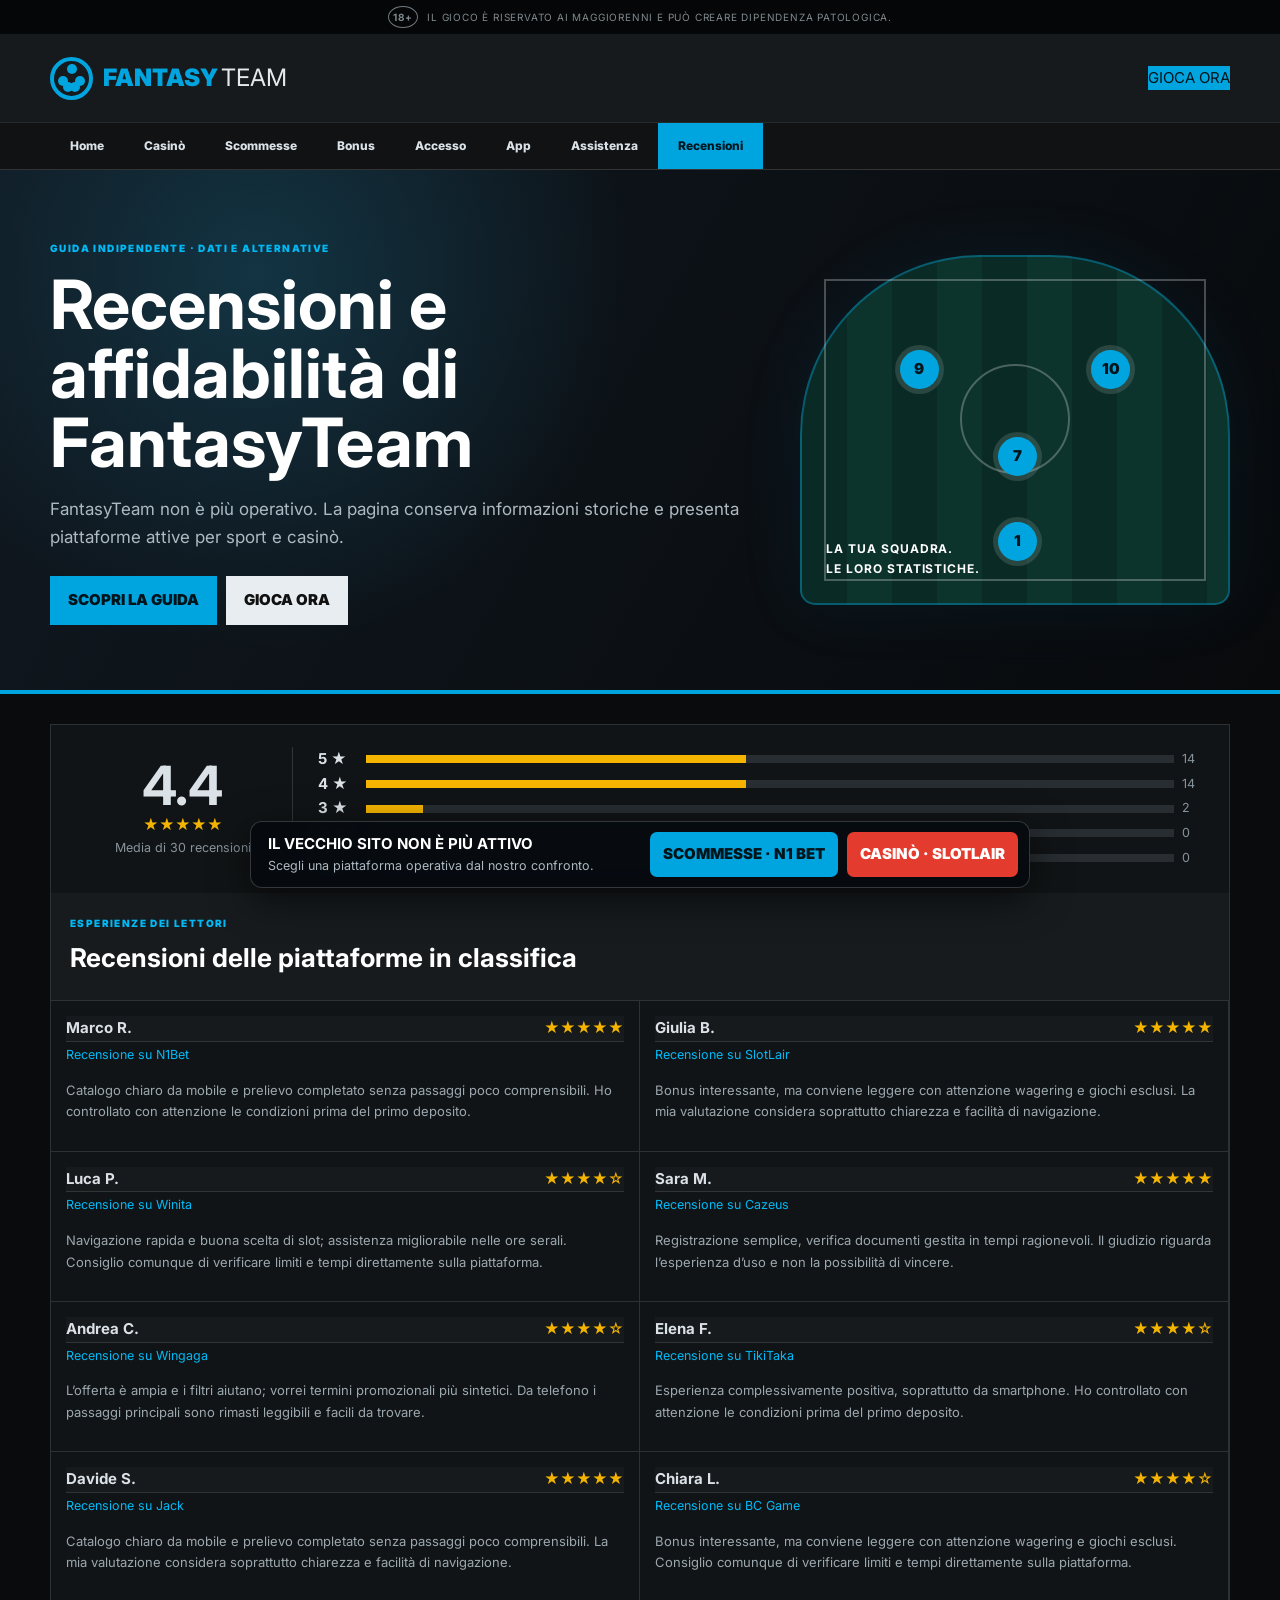
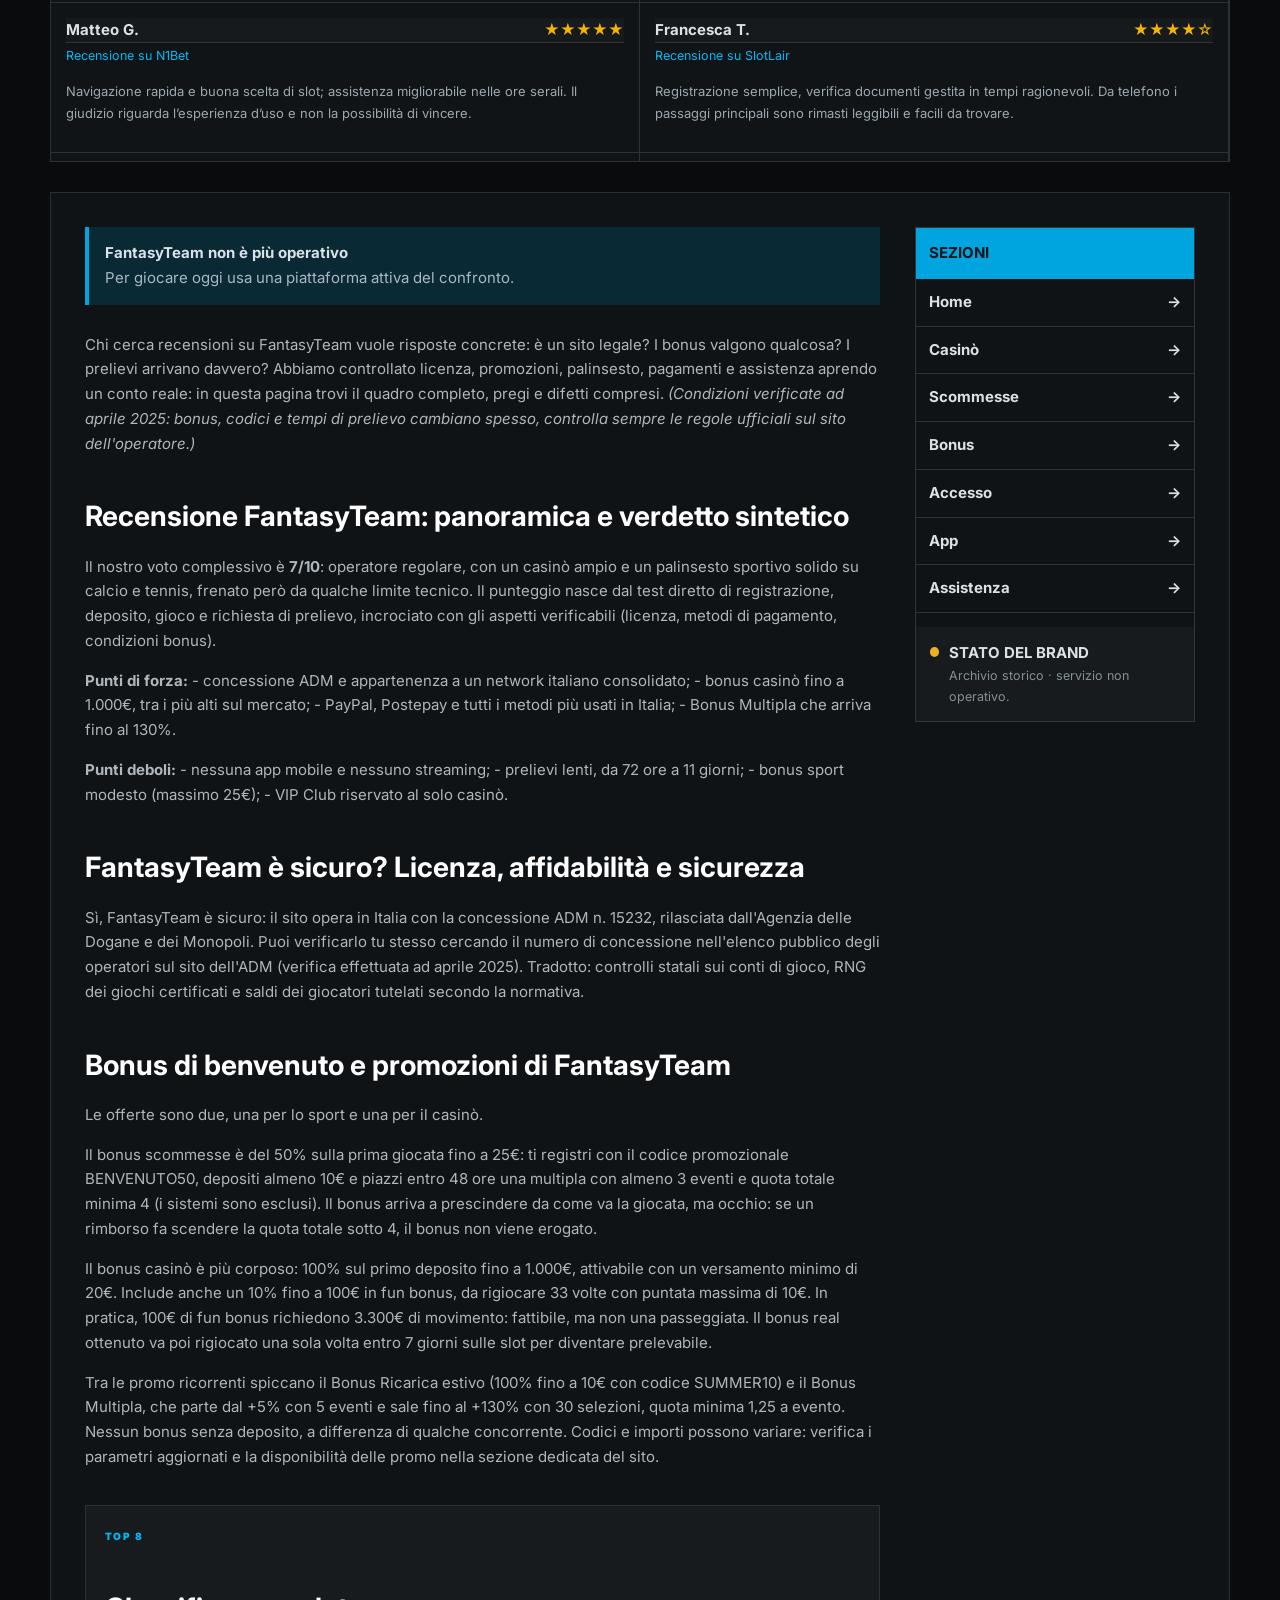
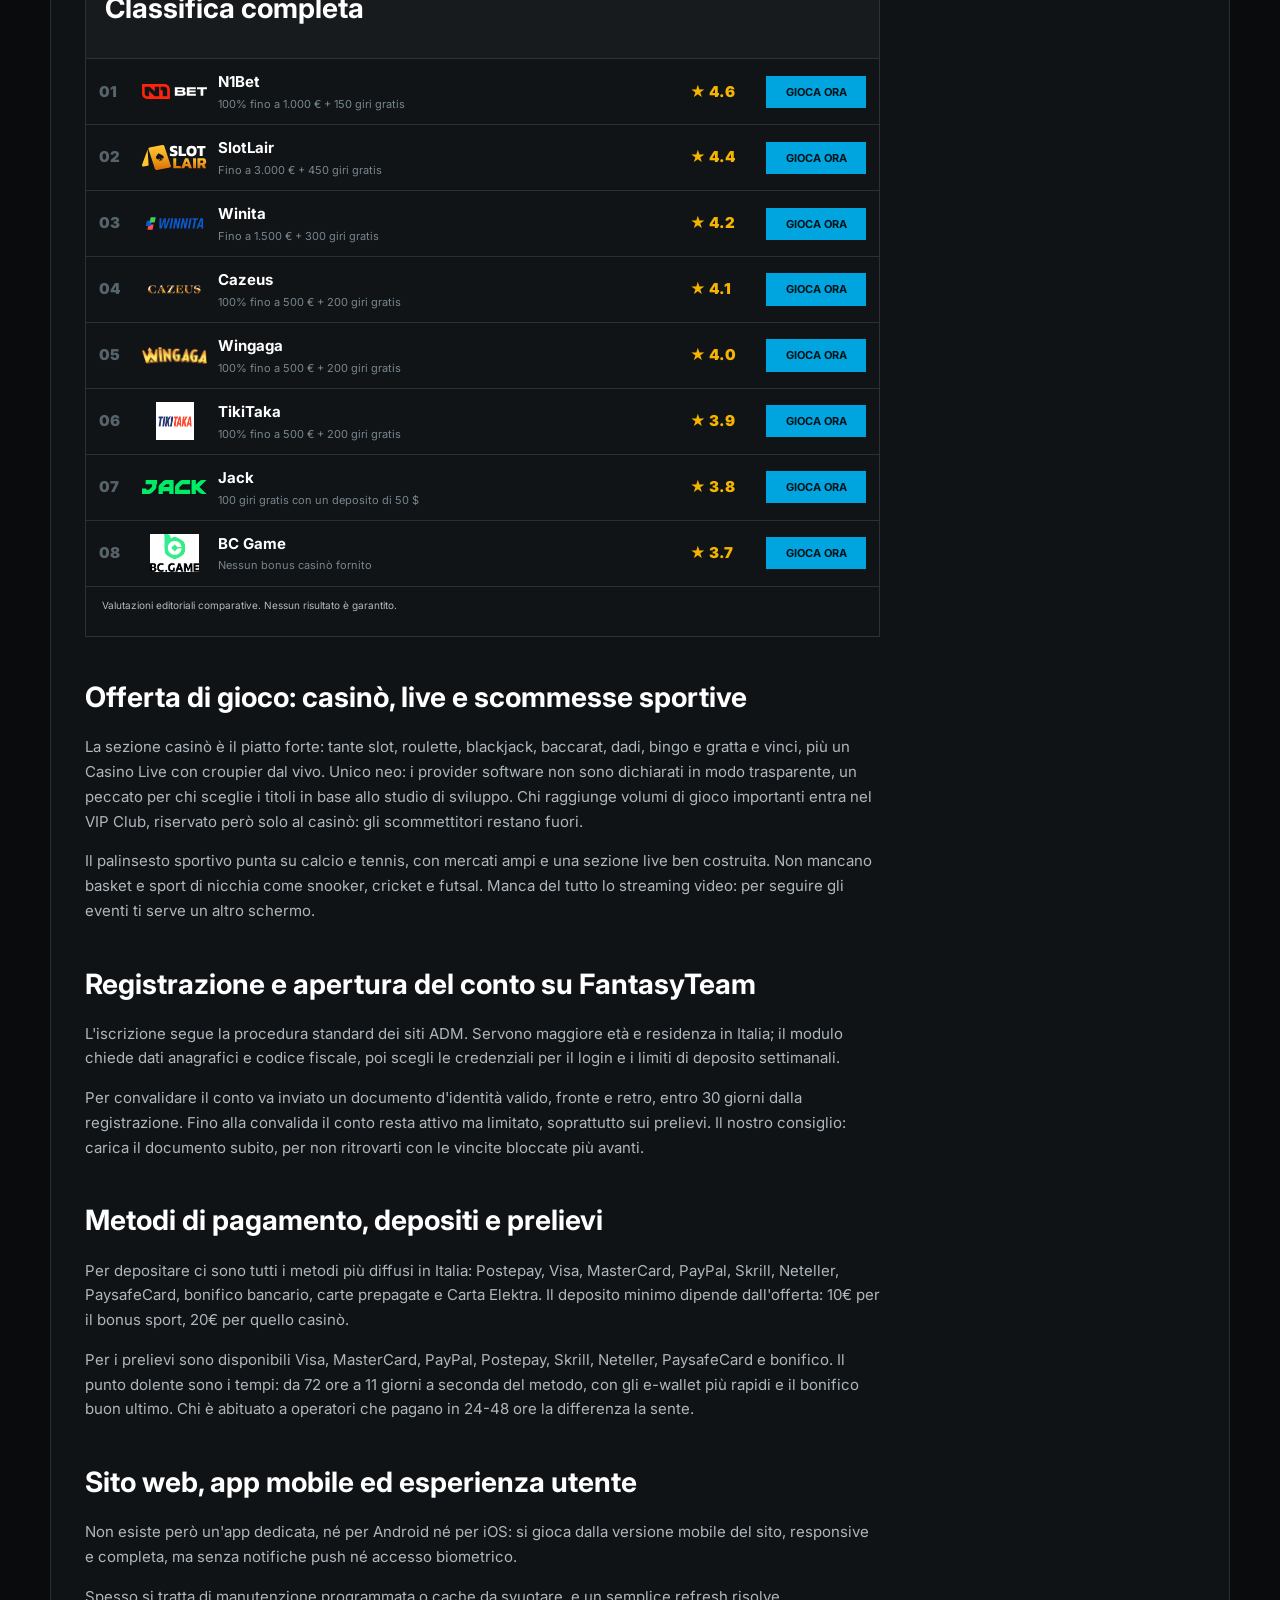
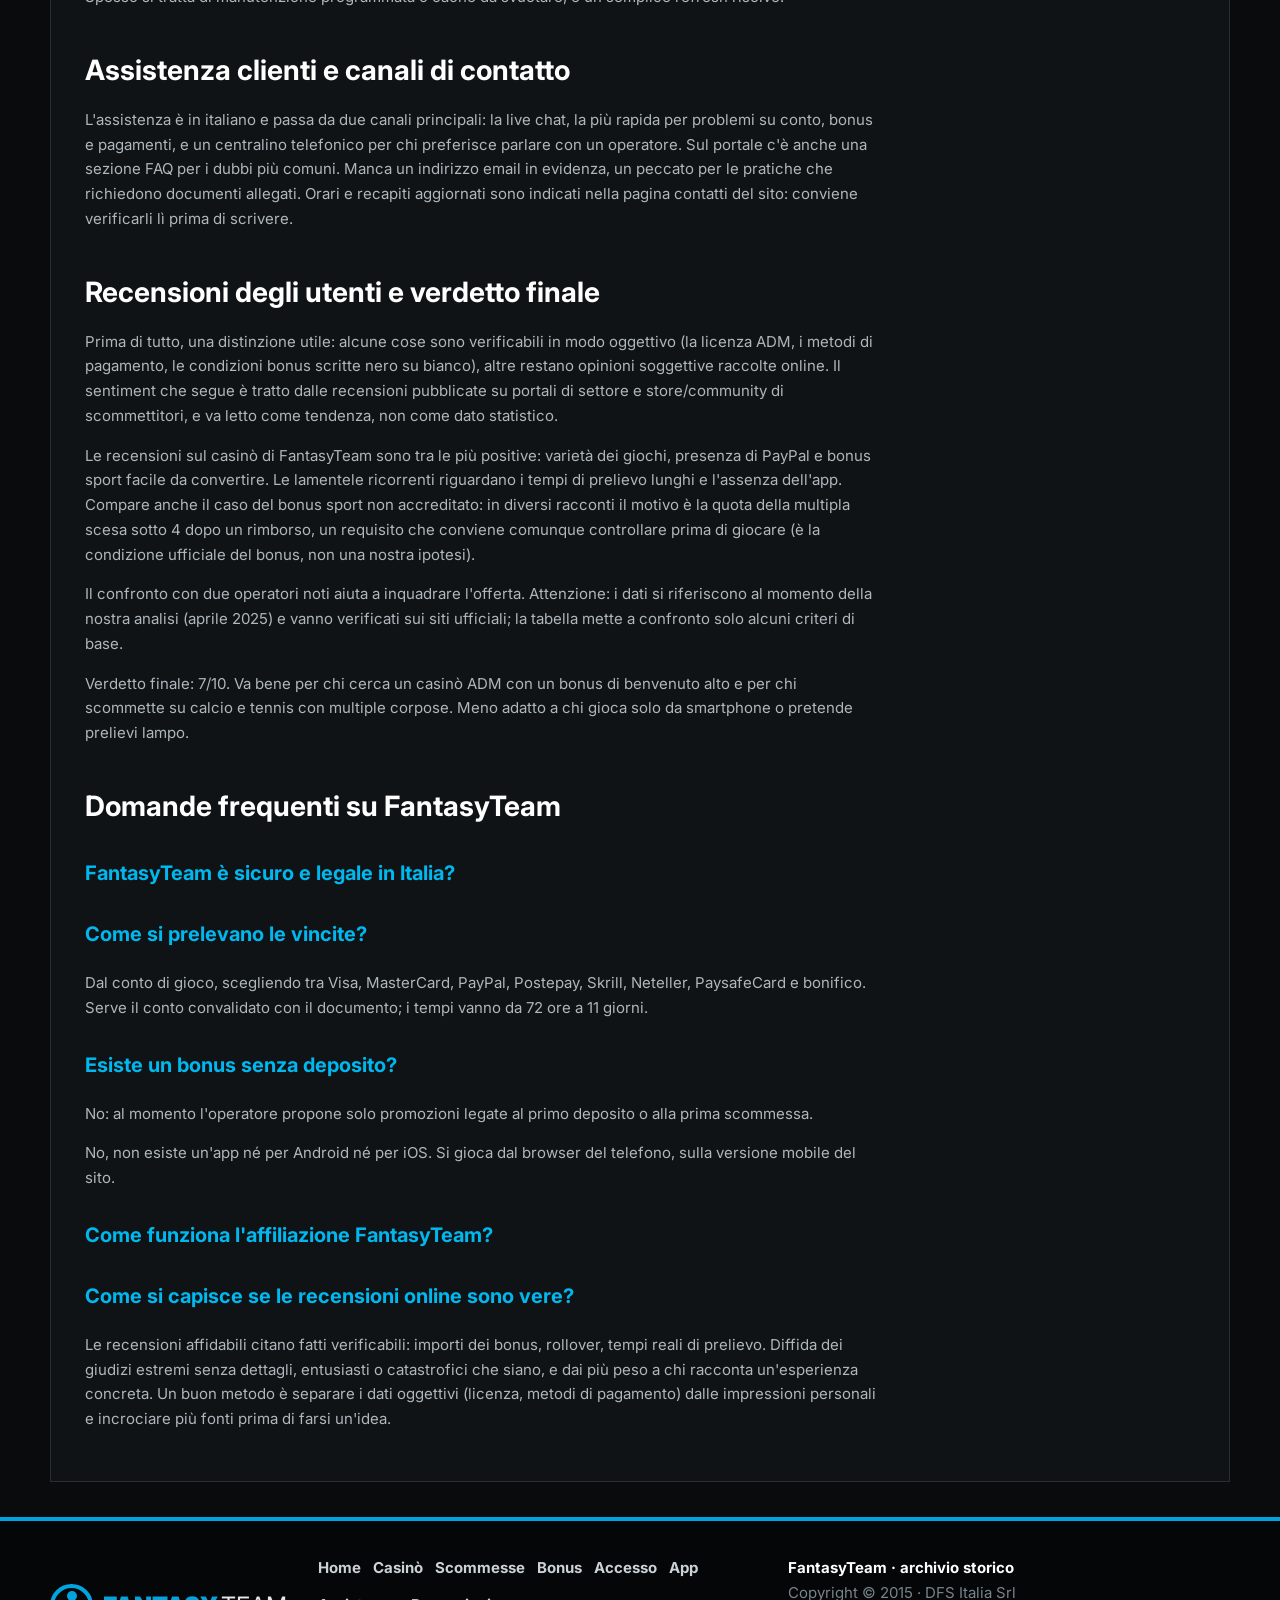
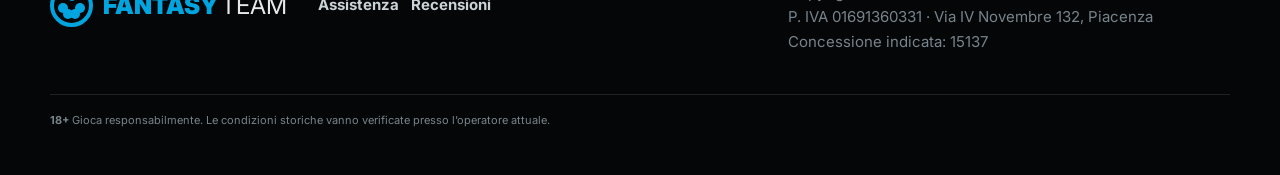
<file: recensioni/index.html>
<!DOCTYPE html>
<html lang="it"><head><meta charset="utf-8"/><meta content="width=device-width,initial-scale=1" name="viewport"/><title>FantasyTeam Recensioni: archivio e alternative attive</title><meta content="Informazioni storiche su FantasyTeam recensioni e confronto tra piattaforme attive in Italia." name="description"/><link href="https://fantasyteamit.com/recensioni/" rel="canonical"/><link href="https://fantasyteamit.com/recensioni/" hreflang="it-IT" rel="alternate"/><link href="https://fantasyteamit.com/recensioni/" hreflang="x-default" rel="alternate"/><link href="../favicon.svg" rel="icon"/><link href="../assets/style.css" rel="stylesheet"/><script type="application/ld+json">{"@context": "https://schema.org", "@graph": [{"@type": "WebSite", "name": "FantasyTeam", "url": "https://fantasyteamit.com/", "inLanguage": "it-IT"}, {"@type": "Article", "headline": "Recensioni e affidabilità di FantasyTeam", "description": "Informazioni storiche su FantasyTeam recensioni e confronto tra piattaforme attive in Italia.", "mainEntityOfPage": "https://fantasyteamit.com/recensioni/", "inLanguage": "it-IT"}, {"@type": "Product", "name": "Piattaforme casinò recensite", "aggregateRating": {"@type": "AggregateRating", "ratingValue": 4.4, "reviewCount": 30, "bestRating": 5, "worstRating": 1}, "review": [{"@type": "Review", "author": {"@type": "Person", "name": "Marco R."}, "reviewRating": {"@type": "Rating", "ratingValue": 5, "bestRating": 5}, "reviewBody": "Catalogo chiaro da mobile e prelievo completato senza passaggi poco comprensibili. Ho controllato con attenzione le condizioni prima del primo deposito.", "itemReviewed": {"@type": "Organization", "name": "N1Bet"}}, {"@type": "Review", "author": {"@type": "Person", "name": "Giulia B."}, "reviewRating": {"@type": "Rating", "ratingValue": 5, "bestRating": 5}, "reviewBody": "Bonus interessante, ma conviene leggere con attenzione wagering e giochi esclusi. La mia valutazione considera soprattutto chiarezza e facilità di navigazione.", "itemReviewed": {"@type": "Organization", "name": "SlotLair"}}, {"@type": "Review", "author": {"@type": "Person", "name": "Luca P."}, "reviewRating": {"@type": "Rating", "ratingValue": 4, "bestRating": 5}, "reviewBody": "Navigazione rapida e buona scelta di slot; assistenza migliorabile nelle ore serali. Consiglio comunque di verificare limiti e tempi direttamente sulla piattaforma.", "itemReviewed": {"@type": "Organization", "name": "Winita"}}, {"@type": "Review", "author": {"@type": "Person", "name": "Sara M."}, "reviewRating": {"@type": "Rating", "ratingValue": 5, "bestRating": 5}, "reviewBody": "Registrazione semplice, verifica documenti gestita in tempi ragionevoli. Il giudizio riguarda l’esperienza d’uso e non la possibilità di vincere.", "itemReviewed": {"@type": "Organization", "name": "Cazeus"}}, {"@type": "Review", "author": {"@type": "Person", "name": "Andrea C."}, "reviewRating": {"@type": "Rating", "ratingValue": 4, "bestRating": 5}, "reviewBody": "L’offerta è ampia e i filtri aiutano; vorrei termini promozionali più sintetici. Da telefono i passaggi principali sono rimasti leggibili e facili da trovare.", "itemReviewed": {"@type": "Organization", "name": "Wingaga"}}, {"@type": "Review", "author": {"@type": "Person", "name": "Elena F."}, "reviewRating": {"@type": "Rating", "ratingValue": 4, "bestRating": 5}, "reviewBody": "Esperienza complessivamente positiva, soprattutto da smartphone. Ho controllato con attenzione le condizioni prima del primo deposito.", "itemReviewed": {"@type": "Organization", "name": "TikiTaka"}}, {"@type": "Review", "author": {"@type": "Person", "name": "Davide S."}, "reviewRating": {"@type": "Rating", "ratingValue": 5, "bestRating": 5}, "reviewBody": "Catalogo chiaro da mobile e prelievo completato senza passaggi poco comprensibili. La mia valutazione considera soprattutto chiarezza e facilità di navigazione.", "itemReviewed": {"@type": "Organization", "name": "Jack"}}, {"@type": "Review", "author": {"@type": "Person", "name": "Chiara L."}, "reviewRating": {"@type": "Rating", "ratingValue": 4, "bestRating": 5}, "reviewBody": "Bonus interessante, ma conviene leggere con attenzione wagering e giochi esclusi. Consiglio comunque di verificare limiti e tempi direttamente sulla piattaforma.", "itemReviewed": {"@type": "Organization", "name": "BC Game"}}, {"@type": "Review", "author": {"@type": "Person", "name": "Matteo G."}, "reviewRating": {"@type": "Rating", "ratingValue": 5, "bestRating": 5}, "reviewBody": "Navigazione rapida e buona scelta di slot; assistenza migliorabile nelle ore serali. Il giudizio riguarda l’esperienza d’uso e non la possibilità di vincere.", "itemReviewed": {"@type": "Organization", "name": "N1Bet"}}, {"@type": "Review", "author": {"@type": "Person", "name": "Francesca T."}, "reviewRating": {"@type": "Rating", "ratingValue": 4, "bestRating": 5}, "reviewBody": "Registrazione semplice, verifica documenti gestita in tempi ragionevoli. Da telefono i passaggi principali sono rimasti leggibili e facili da trovare.", "itemReviewed": {"@type": "Organization", "name": "SlotLair"}}, {"@type": "Review", "author": {"@type": "Person", "name": "Simone V."}, "reviewRating": {"@type": "Rating", "ratingValue": 3, "bestRating": 5}, "reviewBody": "L’offerta è ampia e i filtri aiutano; vorrei termini promozionali più sintetici. Ho controllato con attenzione le condizioni prima del primo deposito.", "itemReviewed": {"@type": "Organization", "name": "Winita"}}, {"@type": "Review", "author": {"@type": "Person", "name": "Alessia D."}, "reviewRating": {"@type": "Rating", "ratingValue": 5, "bestRating": 5}, "reviewBody": "Esperienza complessivamente positiva, soprattutto da smartphone. La mia valutazione considera soprattutto chiarezza e facilità di navigazione.", "itemReviewed": {"@type": "Organization", "name": "Cazeus"}}, {"@type": "Review", "author": {"@type": "Person", "name": "Paolo N."}, "reviewRating": {"@type": "Rating", "ratingValue": 4, "bestRating": 5}, "reviewBody": "Catalogo chiaro da mobile e prelievo completato senza passaggi poco comprensibili. Consiglio comunque di verificare limiti e tempi direttamente sulla piattaforma.", "itemReviewed": {"@type": "Organization", "name": "Wingaga"}}, {"@type": "Review", "author": {"@type": "Person", "name": "Martina A."}, "reviewRating": {"@type": "Rating", "ratingValue": 4, "bestRating": 5}, "reviewBody": "Bonus interessante, ma conviene leggere con attenzione wagering e giochi esclusi. Il giudizio riguarda l’esperienza d’uso e non la possibilità di vincere.", "itemReviewed": {"@type": "Organization", "name": "TikiTaka"}}, {"@type": "Review", "author": {"@type": "Person", "name": "Fabio E."}, "reviewRating": {"@type": "Rating", "ratingValue": 5, "bestRating": 5}, "reviewBody": "Navigazione rapida e buona scelta di slot; assistenza migliorabile nelle ore serali. Da telefono i passaggi principali sono rimasti leggibili e facili da trovare.", "itemReviewed": {"@type": "Organization", "name": "Jack"}}, {"@type": "Review", "author": {"@type": "Person", "name": "Marco R."}, "reviewRating": {"@type": "Rating", "ratingValue": 5, "bestRating": 5}, "reviewBody": "Registrazione semplice, verifica documenti gestita in tempi ragionevoli. Ho controllato con attenzione le condizioni prima del primo deposito.", "itemReviewed": {"@type": "Organization", "name": "BC Game"}}, {"@type": "Review", "author": {"@type": "Person", "name": "Giulia B."}, "reviewRating": {"@type": "Rating", "ratingValue": 5, "bestRating": 5}, "reviewBody": "L’offerta è ampia e i filtri aiutano; vorrei termini promozionali più sintetici. La mia valutazione considera soprattutto chiarezza e facilità di navigazione.", "itemReviewed": {"@type": "Organization", "name": "N1Bet"}}, {"@type": "Review", "author": {"@type": "Person", "name": "Luca P."}, "reviewRating": {"@type": "Rating", "ratingValue": 4, "bestRating": 5}, "reviewBody": "Esperienza complessivamente positiva, soprattutto da smartphone. Consiglio comunque di verificare limiti e tempi direttamente sulla piattaforma.", "itemReviewed": {"@type": "Organization", "name": "SlotLair"}}, {"@type": "Review", "author": {"@type": "Person", "name": "Sara M."}, "reviewRating": {"@type": "Rating", "ratingValue": 5, "bestRating": 5}, "reviewBody": "Catalogo chiaro da mobile e prelievo completato senza passaggi poco comprensibili. Il giudizio riguarda l’esperienza d’uso e non la possibilità di vincere.", "itemReviewed": {"@type": "Organization", "name": "Winita"}}, {"@type": "Review", "author": {"@type": "Person", "name": "Andrea C."}, "reviewRating": {"@type": "Rating", "ratingValue": 4, "bestRating": 5}, "reviewBody": "Bonus interessante, ma conviene leggere con attenzione wagering e giochi esclusi. Da telefono i passaggi principali sono rimasti leggibili e facili da trovare.", "itemReviewed": {"@type": "Organization", "name": "Cazeus"}}, {"@type": "Review", "author": {"@type": "Person", "name": "Elena F."}, "reviewRating": {"@type": "Rating", "ratingValue": 4, "bestRating": 5}, "reviewBody": "Navigazione rapida e buona scelta di slot; assistenza migliorabile nelle ore serali. Ho controllato con attenzione le condizioni prima del primo deposito.", "itemReviewed": {"@type": "Organization", "name": "Wingaga"}}, {"@type": "Review", "author": {"@type": "Person", "name": "Davide S."}, "reviewRating": {"@type": "Rating", "ratingValue": 5, "bestRating": 5}, "reviewBody": "Registrazione semplice, verifica documenti gestita in tempi ragionevoli. La mia valutazione considera soprattutto chiarezza e facilità di navigazione.", "itemReviewed": {"@type": "Organization", "name": "TikiTaka"}}, {"@type": "Review", "author": {"@type": "Person", "name": "Chiara L."}, "reviewRating": {"@type": "Rating", "ratingValue": 4, "bestRating": 5}, "reviewBody": "L’offerta è ampia e i filtri aiutano; vorrei termini promozionali più sintetici. Consiglio comunque di verificare limiti e tempi direttamente sulla piattaforma.", "itemReviewed": {"@type": "Organization", "name": "Jack"}}, {"@type": "Review", "author": {"@type": "Person", "name": "Matteo G."}, "reviewRating": {"@type": "Rating", "ratingValue": 5, "bestRating": 5}, "reviewBody": "Esperienza complessivamente positiva, soprattutto da smartphone. Il giudizio riguarda l’esperienza d’uso e non la possibilità di vincere.", "itemReviewed": {"@type": "Organization", "name": "BC Game"}}, {"@type": "Review", "author": {"@type": "Person", "name": "Francesca T."}, "reviewRating": {"@type": "Rating", "ratingValue": 4, "bestRating": 5}, "reviewBody": "Catalogo chiaro da mobile e prelievo completato senza passaggi poco comprensibili. Da telefono i passaggi principali sono rimasti leggibili e facili da trovare.", "itemReviewed": {"@type": "Organization", "name": "N1Bet"}}, {"@type": "Review", "author": {"@type": "Person", "name": "Simone V."}, "reviewRating": {"@type": "Rating", "ratingValue": 3, "bestRating": 5}, "reviewBody": "Bonus interessante, ma conviene leggere con attenzione wagering e giochi esclusi. Ho controllato con attenzione le condizioni prima del primo deposito.", "itemReviewed": {"@type": "Organization", "name": "SlotLair"}}, {"@type": "Review", "author": {"@type": "Person", "name": "Alessia D."}, "reviewRating": {"@type": "Rating", "ratingValue": 5, "bestRating": 5}, "reviewBody": "Navigazione rapida e buona scelta di slot; assistenza migliorabile nelle ore serali. La mia valutazione considera soprattutto chiarezza e facilità di navigazione.", "itemReviewed": {"@type": "Organization", "name": "Winita"}}, {"@type": "Review", "author": {"@type": "Person", "name": "Paolo N."}, "reviewRating": {"@type": "Rating", "ratingValue": 4, "bestRating": 5}, "reviewBody": "Registrazione semplice, verifica documenti gestita in tempi ragionevoli. Consiglio comunque di verificare limiti e tempi direttamente sulla piattaforma.", "itemReviewed": {"@type": "Organization", "name": "Cazeus"}}, {"@type": "Review", "author": {"@type": "Person", "name": "Martina A."}, "reviewRating": {"@type": "Rating", "ratingValue": 4, "bestRating": 5}, "reviewBody": "L’offerta è ampia e i filtri aiutano; vorrei termini promozionali più sintetici. Il giudizio riguarda l’esperienza d’uso e non la possibilità di vincere.", "itemReviewed": {"@type": "Organization", "name": "Wingaga"}}, {"@type": "Review", "author": {"@type": "Person", "name": "Fabio E."}, "reviewRating": {"@type": "Rating", "ratingValue": 5, "bestRating": 5}, "reviewBody": "Esperienza complessivamente positiva, soprattutto da smartphone. Da telefono i passaggi principali sono rimasti leggibili e facili da trovare.", "itemReviewed": {"@type": "Organization", "name": "TikiTaka"}}]}]}</script></head><body class="guide"><div class="warning"><b>18+</b> IL GIOCO È RISERVATO AI MAGGIORENNI E PUÒ CREARE DIPENDENZA PATOLOGICA.</div>
<header><div class="wrap head"><a class="brand" href="../"><i><b></b><b></b><b></b><b></b><b></b></i><span>FANTASY</span><em>TEAM</em></a><a class="headcta" href="/referral-link?sub_id_1=n1" rel="nofollow">GIOCA ORA</a></div><nav><div class="wrap"><a class="" href="../">Home</a><a class="" href="../casino/">Casinò</a><a class="" href="../scommesse/">Scommesse</a><a class="" href="../bonus/">Bonus</a><a class="" href="../accesso/">Accesso</a><a class="" href="../app/">App</a><a class="" href="../assistenza/">Assistenza</a><a class="on" href="../recensioni/">Recensioni</a></div></nav></header><section class="hero"><div class="wrap hero-in"><div><span class="kicker">GUIDA INDIPENDENTE · DATI E ALTERNATIVE</span><h1>Recensioni e affidabilità di FantasyTeam</h1><p>FantasyTeam non è più operativo. La pagina conserva informazioni storiche e presenta piattaforme attive per sport e casinò.</p><div class="hero-buttons"><a href="#contenuto">SCOPRI LA GUIDA</a><a href="/referral-link?sub_id_1=n1" rel="nofollow">GIOCA ORA</a></div></div><div class="pitch"><div class="center"></div><i class="p p1">9</i><i class="p p2">10</i><i class="p p3">7</i><i class="p p4">1</i><b>LA TUA SQUADRA.<br/>LE LORO STATISTICHE.</b></div></div></section><main class="wrap"><section class="intent reviews"><div class="review-summary"><div><strong>4.4</strong><span>★★★★★</span><small>Media di 30 recensioni</small></div><div class="rating-bars"><div><b>5 ★</b><span><i style="width:47%"></i></span><small>14</small></div><div><b>4 ★</b><span><i style="width:47%"></i></span><small>14</small></div><div><b>3 ★</b><span><i style="width:7%"></i></span><small>2</small></div><div><b>2 ★</b><span><i style="width:0%"></i></span><small>0</small></div><div><b>1 ★</b><span><i style="width:0%"></i></span><small>0</small></div></div></div><div class="sect"><span>ESPERIENZE DEI LETTORI</span><h2>Recensioni delle piattaforme in classifica</h2></div><div class="review-grid"><article class="review-card"><header><b>Marco R.</b><span>★★★★★</span></header><small>Recensione su N1Bet</small><p>Catalogo chiaro da mobile e prelievo completato senza passaggi poco comprensibili. Ho controllato con attenzione le condizioni prima del primo deposito.</p></article><article class="review-card"><header><b>Giulia B.</b><span>★★★★★</span></header><small>Recensione su SlotLair</small><p>Bonus interessante, ma conviene leggere con attenzione wagering e giochi esclusi. La mia valutazione considera soprattutto chiarezza e facilità di navigazione.</p></article><article class="review-card"><header><b>Luca P.</b><span>★★★★☆</span></header><small>Recensione su Winita</small><p>Navigazione rapida e buona scelta di slot; assistenza migliorabile nelle ore serali. Consiglio comunque di verificare limiti e tempi direttamente sulla piattaforma.</p></article><article class="review-card"><header><b>Sara M.</b><span>★★★★★</span></header><small>Recensione su Cazeus</small><p>Registrazione semplice, verifica documenti gestita in tempi ragionevoli. Il giudizio riguarda l’esperienza d’uso e non la possibilità di vincere.</p></article><article class="review-card"><header><b>Andrea C.</b><span>★★★★☆</span></header><small>Recensione su Wingaga</small><p>L’offerta è ampia e i filtri aiutano; vorrei termini promozionali più sintetici. Da telefono i passaggi principali sono rimasti leggibili e facili da trovare.</p></article><article class="review-card"><header><b>Elena F.</b><span>★★★★☆</span></header><small>Recensione su TikiTaka</small><p>Esperienza complessivamente positiva, soprattutto da smartphone. Ho controllato con attenzione le condizioni prima del primo deposito.</p></article><article class="review-card"><header><b>Davide S.</b><span>★★★★★</span></header><small>Recensione su Jack</small><p>Catalogo chiaro da mobile e prelievo completato senza passaggi poco comprensibili. La mia valutazione considera soprattutto chiarezza e facilità di navigazione.</p></article><article class="review-card"><header><b>Chiara L.</b><span>★★★★☆</span></header><small>Recensione su BC Game</small><p>Bonus interessante, ma conviene leggere con attenzione wagering e giochi esclusi. Consiglio comunque di verificare limiti e tempi direttamente sulla piattaforma.</p></article><article class="review-card"><header><b>Matteo G.</b><span>★★★★★</span></header><small>Recensione su N1Bet</small><p>Navigazione rapida e buona scelta di slot; assistenza migliorabile nelle ore serali. Il giudizio riguarda l’esperienza d’uso e non la possibilità di vincere.</p></article><article class="review-card"><header><b>Francesca T.</b><span>★★★★☆</span></header><small>Recensione su SlotLair</small><p>Registrazione semplice, verifica documenti gestita in tempi ragionevoli. Da telefono i passaggi principali sono rimasti leggibili e facili da trovare.</p></article><article class="review-card"><header><b>Simone V.</b><span>★★★☆☆</span></header><small>Recensione su Winita</small><p>L’offerta è ampia e i filtri aiutano; vorrei termini promozionali più sintetici. Ho controllato con attenzione le condizioni prima del primo deposito.</p></article><article class="review-card"><header><b>Alessia D.</b><span>★★★★★</span></header><small>Recensione su Cazeus</small><p>Esperienza complessivamente positiva, soprattutto da smartphone. La mia valutazione considera soprattutto chiarezza e facilità di navigazione.</p></article><article class="review-card"><header><b>Paolo N.</b><span>★★★★☆</span></header><small>Recensione su Wingaga</small><p>Catalogo chiaro da mobile e prelievo completato senza passaggi poco comprensibili. Consiglio comunque di verificare limiti e tempi direttamente sulla piattaforma.</p></article><article class="review-card"><header><b>Martina A.</b><span>★★★★☆</span></header><small>Recensione su TikiTaka</small><p>Bonus interessante, ma conviene leggere con attenzione wagering e giochi esclusi. Il giudizio riguarda l’esperienza d’uso e non la possibilità di vincere.</p></article><article class="review-card"><header><b>Fabio E.</b><span>★★★★★</span></header><small>Recensione su Jack</small><p>Navigazione rapida e buona scelta di slot; assistenza migliorabile nelle ore serali. Da telefono i passaggi principali sono rimasti leggibili e facili da trovare.</p></article><article class="review-card"><header><b>Marco R.</b><span>★★★★★</span></header><small>Recensione su BC Game</small><p>Registrazione semplice, verifica documenti gestita in tempi ragionevoli. Ho controllato con attenzione le condizioni prima del primo deposito.</p></article><article class="review-card"><header><b>Giulia B.</b><span>★★★★★</span></header><small>Recensione su N1Bet</small><p>L’offerta è ampia e i filtri aiutano; vorrei termini promozionali più sintetici. La mia valutazione considera soprattutto chiarezza e facilità di navigazione.</p></article><article class="review-card"><header><b>Luca P.</b><span>★★★★☆</span></header><small>Recensione su SlotLair</small><p>Esperienza complessivamente positiva, soprattutto da smartphone. Consiglio comunque di verificare limiti e tempi direttamente sulla piattaforma.</p></article><article class="review-card"><header><b>Sara M.</b><span>★★★★★</span></header><small>Recensione su Winita</small><p>Catalogo chiaro da mobile e prelievo completato senza passaggi poco comprensibili. Il giudizio riguarda l’esperienza d’uso e non la possibilità di vincere.</p></article><article class="review-card"><header><b>Andrea C.</b><span>★★★★☆</span></header><small>Recensione su Cazeus</small><p>Bonus interessante, ma conviene leggere con attenzione wagering e giochi esclusi. Da telefono i passaggi principali sono rimasti leggibili e facili da trovare.</p></article><article class="review-card"><header><b>Elena F.</b><span>★★★★☆</span></header><small>Recensione su Wingaga</small><p>Navigazione rapida e buona scelta di slot; assistenza migliorabile nelle ore serali. Ho controllato con attenzione le condizioni prima del primo deposito.</p></article><article class="review-card"><header><b>Davide S.</b><span>★★★★★</span></header><small>Recensione su TikiTaka</small><p>Registrazione semplice, verifica documenti gestita in tempi ragionevoli. La mia valutazione considera soprattutto chiarezza e facilità di navigazione.</p></article><article class="review-card"><header><b>Chiara L.</b><span>★★★★☆</span></header><small>Recensione su Jack</small><p>L’offerta è ampia e i filtri aiutano; vorrei termini promozionali più sintetici. Consiglio comunque di verificare limiti e tempi direttamente sulla piattaforma.</p></article><article class="review-card"><header><b>Matteo G.</b><span>★★★★★</span></header><small>Recensione su BC Game</small><p>Esperienza complessivamente positiva, soprattutto da smartphone. Il giudizio riguarda l’esperienza d’uso e non la possibilità di vincere.</p></article><article class="review-card"><header><b>Francesca T.</b><span>★★★★☆</span></header><small>Recensione su N1Bet</small><p>Catalogo chiaro da mobile e prelievo completato senza passaggi poco comprensibili. Da telefono i passaggi principali sono rimasti leggibili e facili da trovare.</p></article><article class="review-card"><header><b>Simone V.</b><span>★★★☆☆</span></header><small>Recensione su SlotLair</small><p>Bonus interessante, ma conviene leggere con attenzione wagering e giochi esclusi. Ho controllato con attenzione le condizioni prima del primo deposito.</p></article><article class="review-card"><header><b>Alessia D.</b><span>★★★★★</span></header><small>Recensione su Winita</small><p>Navigazione rapida e buona scelta di slot; assistenza migliorabile nelle ore serali. La mia valutazione considera soprattutto chiarezza e facilità di navigazione.</p></article><article class="review-card"><header><b>Paolo N.</b><span>★★★★☆</span></header><small>Recensione su Cazeus</small><p>Registrazione semplice, verifica documenti gestita in tempi ragionevoli. Consiglio comunque di verificare limiti e tempi direttamente sulla piattaforma.</p></article><article class="review-card"><header><b>Martina A.</b><span>★★★★☆</span></header><small>Recensione su Wingaga</small><p>L’offerta è ampia e i filtri aiutano; vorrei termini promozionali più sintetici. Il giudizio riguarda l’esperienza d’uso e non la possibilità di vincere.</p></article><article class="review-card"><header><b>Fabio E.</b><span>★★★★★</span></header><small>Recensione su TikiTaka</small><p>Esperienza complessivamente positiva, soprattutto da smartphone. Da telefono i passaggi principali sono rimasti leggibili e facili da trovare.</p></article></div></section><div class="layout" id="contenuto"><article class="article"><div class="migration"><b>FantasyTeam non è più operativo</b><span>Per giocare oggi usa una piattaforma attiva del confronto.</span></div>
<p>Chi cerca recensioni su FantasyTeam vuole risposte concrete: è un sito legale? I bonus valgono qualcosa? I prelievi arrivano davvero? Abbiamo controllato licenza, promozioni, palinsesto, pagamenti e assistenza aprendo un conto reale: in questa pagina trovi il quadro completo, pregi e difetti compresi. <em>(Condizioni verificate ad aprile 2025: bonus, codici e tempi di prelievo cambiano spesso, controlla sempre le regole ufficiali sul sito dell'operatore.)</em></p>
<h2>Recensione FantasyTeam: panoramica e verdetto sintetico</h2>
<p>Il nostro voto complessivo è <strong>7/10</strong>: operatore regolare, con un casinò ampio e un palinsesto sportivo solido su calcio e tennis, frenato però da qualche limite tecnico. Il punteggio nasce dal test diretto di registrazione, deposito, gioco e richiesta di prelievo, incrociato con gli aspetti verificabili (licenza, metodi di pagamento, condizioni bonus).</p>
<p><strong>Punti di forza:</strong>
- concessione ADM e appartenenza a un network italiano consolidato;
- bonus casinò fino a 1.000€, tra i più alti sul mercato;
- PayPal, Postepay e tutti i metodi più usati in Italia;
- Bonus Multipla che arriva fino al 130%.</p>
<p><strong>Punti deboli:</strong>
- nessuna app mobile e nessuno streaming;
- prelievi lenti, da 72 ore a 11 giorni;
- bonus sport modesto (massimo 25€);
- VIP Club riservato al solo casinò.</p>
<h2>FantasyTeam è sicuro? Licenza, affidabilità e sicurezza</h2>
<p>Sì, FantasyTeam è sicuro: il sito opera in Italia con la concessione ADM n. 15232, rilasciata dall'Agenzia delle Dogane e dei Monopoli. Puoi verificarlo tu stesso cercando il numero di concessione nell'elenco pubblico degli operatori sul sito dell'ADM (verifica effettuata ad aprile 2025). Tradotto: controlli statali sui conti di gioco, RNG dei giochi certificati e saldi dei giocatori tutelati secondo la normativa.</p>
<h2>Bonus di benvenuto e promozioni di FantasyTeam</h2>
<p>Le offerte sono due, una per lo sport e una per il casinò.</p>
<p>Il bonus scommesse è del 50% sulla prima giocata fino a 25€: ti registri con il codice promozionale BENVENUTO50, depositi almeno 10€ e piazzi entro 48 ore una multipla con almeno 3 eventi e quota totale minima 4 (i sistemi sono esclusi). Il bonus arriva a prescindere da come va la giocata, ma occhio: se un rimborso fa scendere la quota totale sotto 4, il bonus non viene erogato.</p>
<p>Il bonus casinò è più corposo: 100% sul primo deposito fino a 1.000€, attivabile con un versamento minimo di 20€. Include anche un 10% fino a 100€ in fun bonus, da rigiocare 33 volte con puntata massima di 10€. In pratica, 100€ di fun bonus richiedono 3.300€ di movimento: fattibile, ma non una passeggiata. Il bonus real ottenuto va poi rigiocato una sola volta entro 7 giorni sulle slot per diventare prelevabile.</p>
<p>Tra le promo ricorrenti spiccano il Bonus Ricarica estivo (100% fino a 10€ con codice SUMMER10) e il Bonus Multipla, che parte dal +5% con 5 eventi e sale fino al +130% con 30 selezioni, quota minima 1,25 a evento. Nessun bonus senza deposito, a differenza di qualche concorrente. Codici e importi possono variare: verifica i parametri aggiornati e la disponibilità delle promo nella sezione dedicata del sito.</p>
<section class="rank"><div class="sect"><span>TOP 8</span><h2>Classifica completa</h2></div><a class="row" href="/referral-link?sub_id_1=n1" rel="nofollow"><em>01</em><img alt="N1Bet" src="../assets/logos/n1bet-logo.svg"/><span><b>N1Bet</b><small>100% fino a 1.000 € + 150 giri gratis</small></span><i>★ 4.6</i><strong>GIOCA ORA</strong></a><a class="row" href="/referral-link?sub_id_1=slotlair" rel="nofollow"><em>02</em><img alt="SlotLair" src="../assets/logos/slotlair-logo.svg"/><span><b>SlotLair</b><small>Fino a 3.000 € + 450 giri gratis</small></span><i>★ 4.4</i><strong>GIOCA ORA</strong></a><a class="row" href="/referral-link?sub_id_1=winita" rel="nofollow"><em>03</em><img alt="Winita" src="../assets/logos/winnita-logo.svg"/><span><b>Winita</b><small>Fino a 1.500 € + 300 giri gratis</small></span><i>★ 4.2</i><strong>GIOCA ORA</strong></a><a class="row" href="/referral-link?sub_id_1=cazeus" rel="nofollow"><em>04</em><img alt="Cazeus" src="../assets/logos/cazeus-logo.png"/><span><b>Cazeus</b><small>100% fino a 500 € + 200 giri gratis</small></span><i>★ 4.1</i><strong>GIOCA ORA</strong></a><a class="row" href="/referral-link?sub_id_1=wingaga" rel="nofollow"><em>05</em><img alt="Wingaga" src="../assets/logos/wingaga-logo.webp"/><span><b>Wingaga</b><small>100% fino a 500 € + 200 giri gratis</small></span><i>★ 4.0</i><strong>GIOCA ORA</strong></a><a class="row" href="/referral-link?sub_id_1=tikitaka" rel="nofollow"><em>06</em><img alt="TikiTaka" src="../assets/logos/tikitaka-logo.png"/><span><b>TikiTaka</b><small>100% fino a 500 € + 200 giri gratis</small></span><i>★ 3.9</i><strong>GIOCA ORA</strong></a><a class="row" href="/referral-link?sub_id_1=jack" rel="nofollow"><em>07</em><img alt="Jack" src="../assets/logos/jack.svg"/><span><b>Jack</b><small>100 giri gratis con un deposito di 50 $</small></span><i>★ 3.8</i><strong>GIOCA ORA</strong></a><a class="row" href="/referral-link?sub_id_1=bc" rel="nofollow"><em>08</em><img alt="BC Game" src="../assets/logos/bcgame-logo.png"/><span><b>BC Game</b><small>Nessun bonus casinò fornito</small></span><i>★ 3.7</i><strong>GIOCA ORA</strong></a><p class="fine">Valutazioni editoriali comparative. Nessun risultato è garantito.</p></section><h2>Offerta di gioco: casinò, live e scommesse sportive</h2>
<p>La sezione casinò è il piatto forte: tante slot, roulette, blackjack, baccarat, dadi, bingo e gratta e vinci, più un Casino Live con croupier dal vivo. Unico neo: i provider software non sono dichiarati in modo trasparente, un peccato per chi sceglie i titoli in base allo studio di sviluppo. Chi raggiunge volumi di gioco importanti entra nel VIP Club, riservato però solo al casinò: gli scommettitori restano fuori.</p>
<p>Il palinsesto sportivo punta su calcio e tennis, con mercati ampi e una sezione live ben costruita. Non mancano basket e sport di nicchia come snooker, cricket e futsal. Manca del tutto lo streaming video: per seguire gli eventi ti serve un altro schermo.</p>
<h2>Registrazione e apertura del conto su FantasyTeam</h2>
<p>L'iscrizione segue la procedura standard dei siti ADM. Servono maggiore età e residenza in Italia; il modulo chiede dati anagrafici e codice fiscale, poi scegli le credenziali per il login e i limiti di deposito settimanali.</p>
<p>Per convalidare il conto va inviato un documento d'identità valido, fronte e retro, entro 30 giorni dalla registrazione. Fino alla convalida il conto resta attivo ma limitato, soprattutto sui prelievi. Il nostro consiglio: carica il documento subito, per non ritrovarti con le vincite bloccate più avanti.</p>
<h2>Metodi di pagamento, depositi e prelievi</h2>
<p>Per depositare ci sono tutti i metodi più diffusi in Italia: Postepay, Visa, MasterCard, PayPal, Skrill, Neteller, PaysafeCard, bonifico bancario, carte prepagate e Carta Elektra. Il deposito minimo dipende dall'offerta: 10€ per il bonus sport, 20€ per quello casinò.</p>
<p>Per i prelievi sono disponibili Visa, MasterCard, PayPal, Postepay, Skrill, Neteller, PaysafeCard e bonifico. Il punto dolente sono i tempi: da 72 ore a 11 giorni a seconda del metodo, con gli e-wallet più rapidi e il bonifico buon ultimo. Chi è abituato a operatori che pagano in 24-48 ore la differenza la sente.</p>
<h2>Sito web, app mobile ed esperienza utente</h2>
<p>Non esiste però un'app dedicata, né per Android né per iOS: si gioca dalla versione mobile del sito, responsive e completa, ma senza notifiche push né accesso biometrico.</p>
<p>Spesso si tratta di manutenzione programmata o cache da svuotare, e un semplice refresh risolve.</p>
<h2>Assistenza clienti e canali di contatto</h2>
<p>L'assistenza è in italiano e passa da due canali principali: la live chat, la più rapida per problemi su conto, bonus e pagamenti, e un centralino telefonico per chi preferisce parlare con un operatore. Sul portale c'è anche una sezione FAQ per i dubbi più comuni. Manca un indirizzo email in evidenza, un peccato per le pratiche che richiedono documenti allegati. Orari e recapiti aggiornati sono indicati nella pagina contatti del sito: conviene verificarli lì prima di scrivere.</p>
<h2>Recensioni degli utenti e verdetto finale</h2>
<p>Prima di tutto, una distinzione utile: alcune cose sono verificabili in modo oggettivo (la licenza ADM, i metodi di pagamento, le condizioni bonus scritte nero su bianco), altre restano opinioni soggettive raccolte online. Il sentiment che segue è tratto dalle recensioni pubblicate su portali di settore e store/community di scommettitori, e va letto come tendenza, non come dato statistico.</p>
<p>Le recensioni sul casinò di FantasyTeam sono tra le più positive: varietà dei giochi, presenza di PayPal e bonus sport facile da convertire. Le lamentele ricorrenti riguardano i tempi di prelievo lunghi e l'assenza dell'app. Compare anche il caso del bonus sport non accreditato: in diversi racconti il motivo è la quota della multipla scesa sotto 4 dopo un rimborso, un requisito che conviene comunque controllare prima di giocare (è la condizione ufficiale del bonus, non una nostra ipotesi).</p>
<p>Il confronto con due operatori noti aiuta a inquadrare l'offerta. Attenzione: i dati si riferiscono al momento della nostra analisi (aprile 2025) e vanno verificati sui siti ufficiali; la tabella mette a confronto solo alcuni criteri di base.</p>
<p>Verdetto finale: 7/10. Va bene per chi cerca un casinò ADM con un bonus di benvenuto alto e per chi scommette su calcio e tennis con multiple corpose. Meno adatto a chi gioca solo da smartphone o pretende prelievi lampo.</p>
<h2>Domande frequenti su FantasyTeam</h2>
<h3>FantasyTeam è sicuro e legale in Italia?</h3>
<h3>Come si prelevano le vincite?</h3>
<p>Dal conto di gioco, scegliendo tra Visa, MasterCard, PayPal, Postepay, Skrill, Neteller, PaysafeCard e bonifico. Serve il conto convalidato con il documento; i tempi vanno da 72 ore a 11 giorni.</p>
<h3>Esiste un bonus senza deposito?</h3>
<p>No: al momento l'operatore propone solo promozioni legate al primo deposito o alla prima scommessa.</p>
<p>No, non esiste un'app né per Android né per iOS. Si gioca dal browser del telefono, sulla versione mobile del sito.</p>
<h3>Come funziona l'affiliazione FantasyTeam?</h3>
<h3>Come si capisce se le recensioni online sono vere?</h3>
<p>Le recensioni affidabili citano fatti verificabili: importi dei bonus, rollover, tempi reali di prelievo. Diffida dei giudizi estremi senza dettagli, entusiasti o catastrofici che siano, e dai più peso a chi racconta un'esperienza concreta. Un buon metodo è separare i dati oggettivi (licenza, metodi di pagamento) dalle impressioni personali e incrociare più fonti prima di farsi un'idea.</p>
</article><aside class="side"><b>SEZIONI</b><a href="../">Home<span>→</span></a><a href="../casino/">Casinò<span>→</span></a><a href="../scommesse/">Scommesse<span>→</span></a><a href="../bonus/">Bonus<span>→</span></a><a href="../accesso/">Accesso<span>→</span></a><a href="../app/">App<span>→</span></a><a href="../assistenza/">Assistenza<span>→</span></a><div class="status"><i></i><span><b>STATO DEL BRAND</b><small>Archivio storico · servizio non operativo.</small></span></div></aside></div></main><div class="dropbar"><span><b>IL VECCHIO SITO NON È PIÙ ATTIVO</b><small>Scegli una piattaforma operativa dal nostro confronto.</small></span><a class="betting" href="/referral-link?sub_id_1=n1" rel="nofollow">SCOMMESSE · N1 BET</a><a class="casino" href="/referral-link?sub_id_1=slotlair" rel="nofollow">CASINÒ · SLOTLAIR</a></div><footer><div class="wrap foot"><a class="brand" href="../"><i><b></b><b></b><b></b><b></b><b></b></i><span>FANTASY</span><em>TEAM</em></a><nav><a href="../">Home</a><a href="../casino/">Casinò</a><a href="../scommesse/">Scommesse</a><a href="../bonus/">Bonus</a><a href="../accesso/">Accesso</a><a href="../app/">App</a><a href="../assistenza/">Assistenza</a><a href="../recensioni/">Recensioni</a></nav><div class="company"><b>FantasyTeam · archivio storico</b><span>Copyright © 2015 · DFS Italia Srl</span><span>P. IVA 01691360331 · Via IV Novembre 132, Piacenza</span><span>Concessione indicata: 15137</span></div><p><b>18+</b> Gioca responsabilmente. Le condizioni storiche vanno verificate presso l’operatore attuale.</p></div></footer></body></html>
</file>
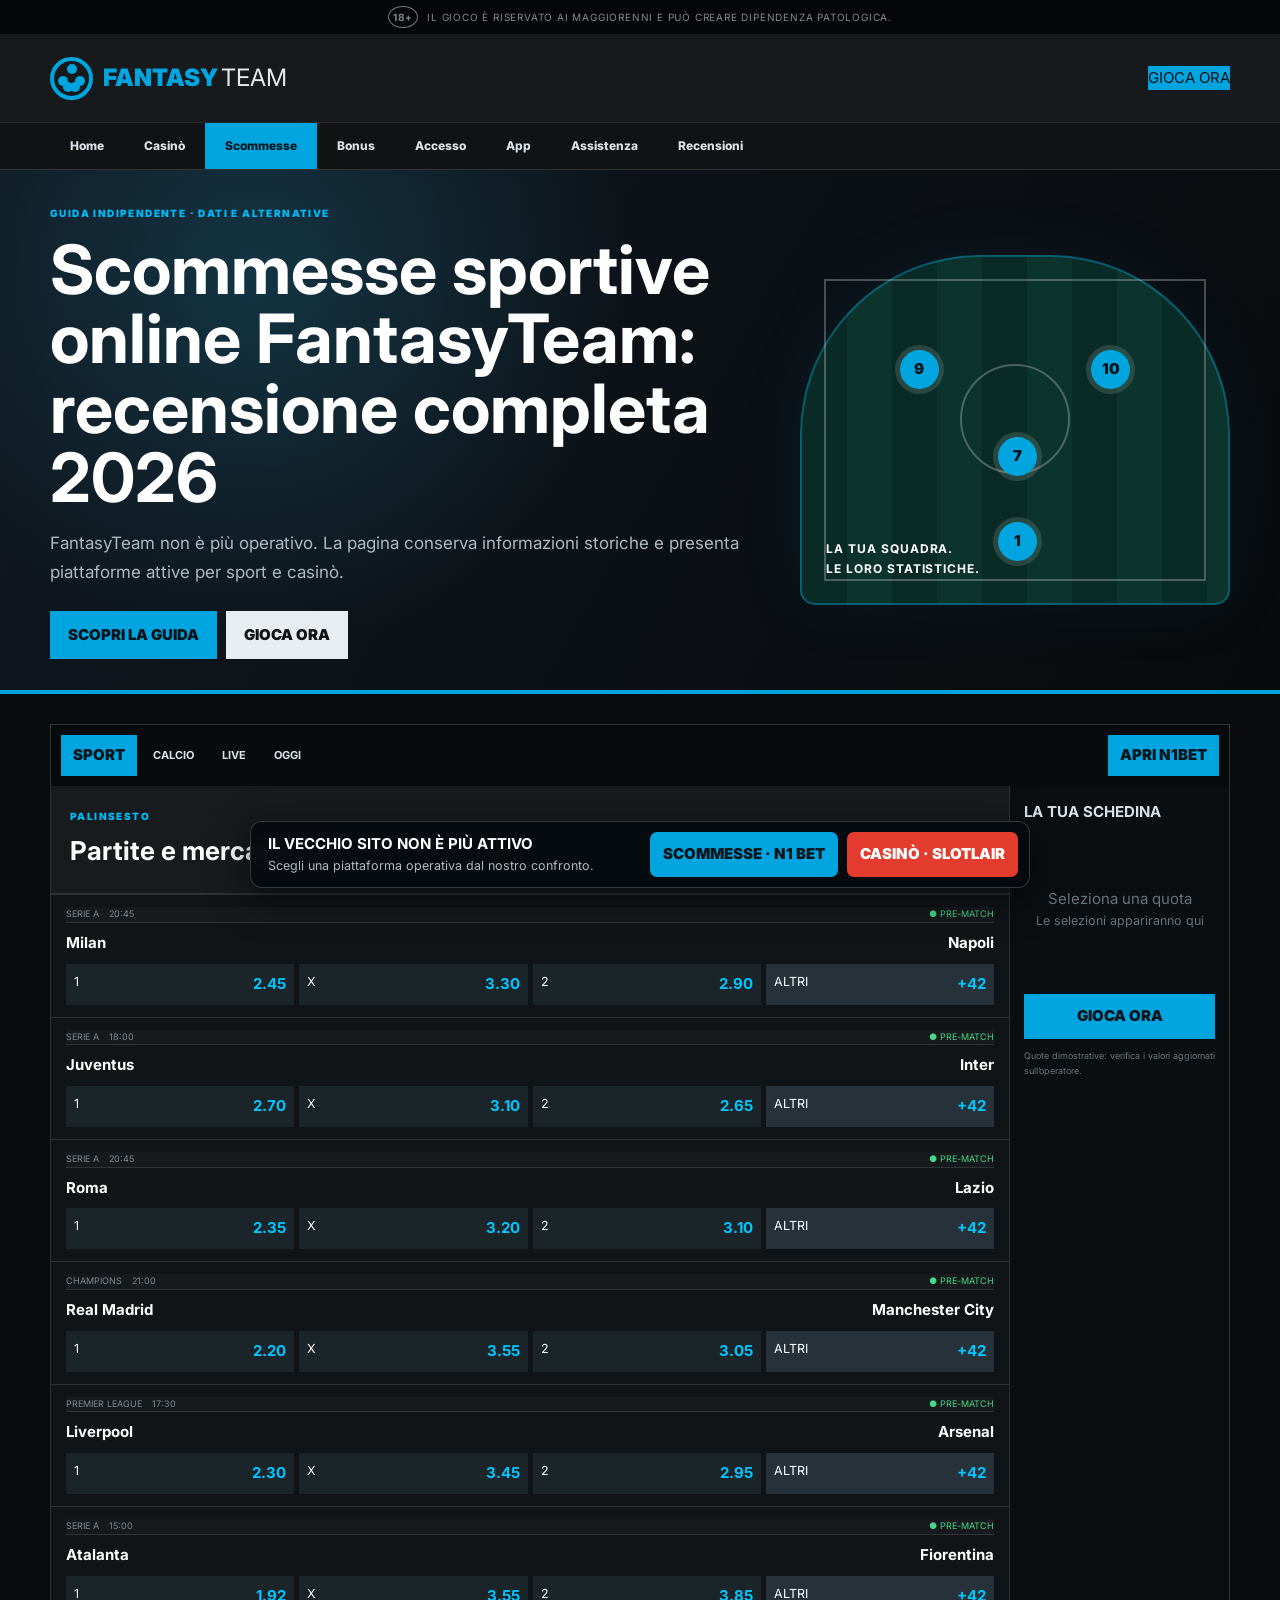
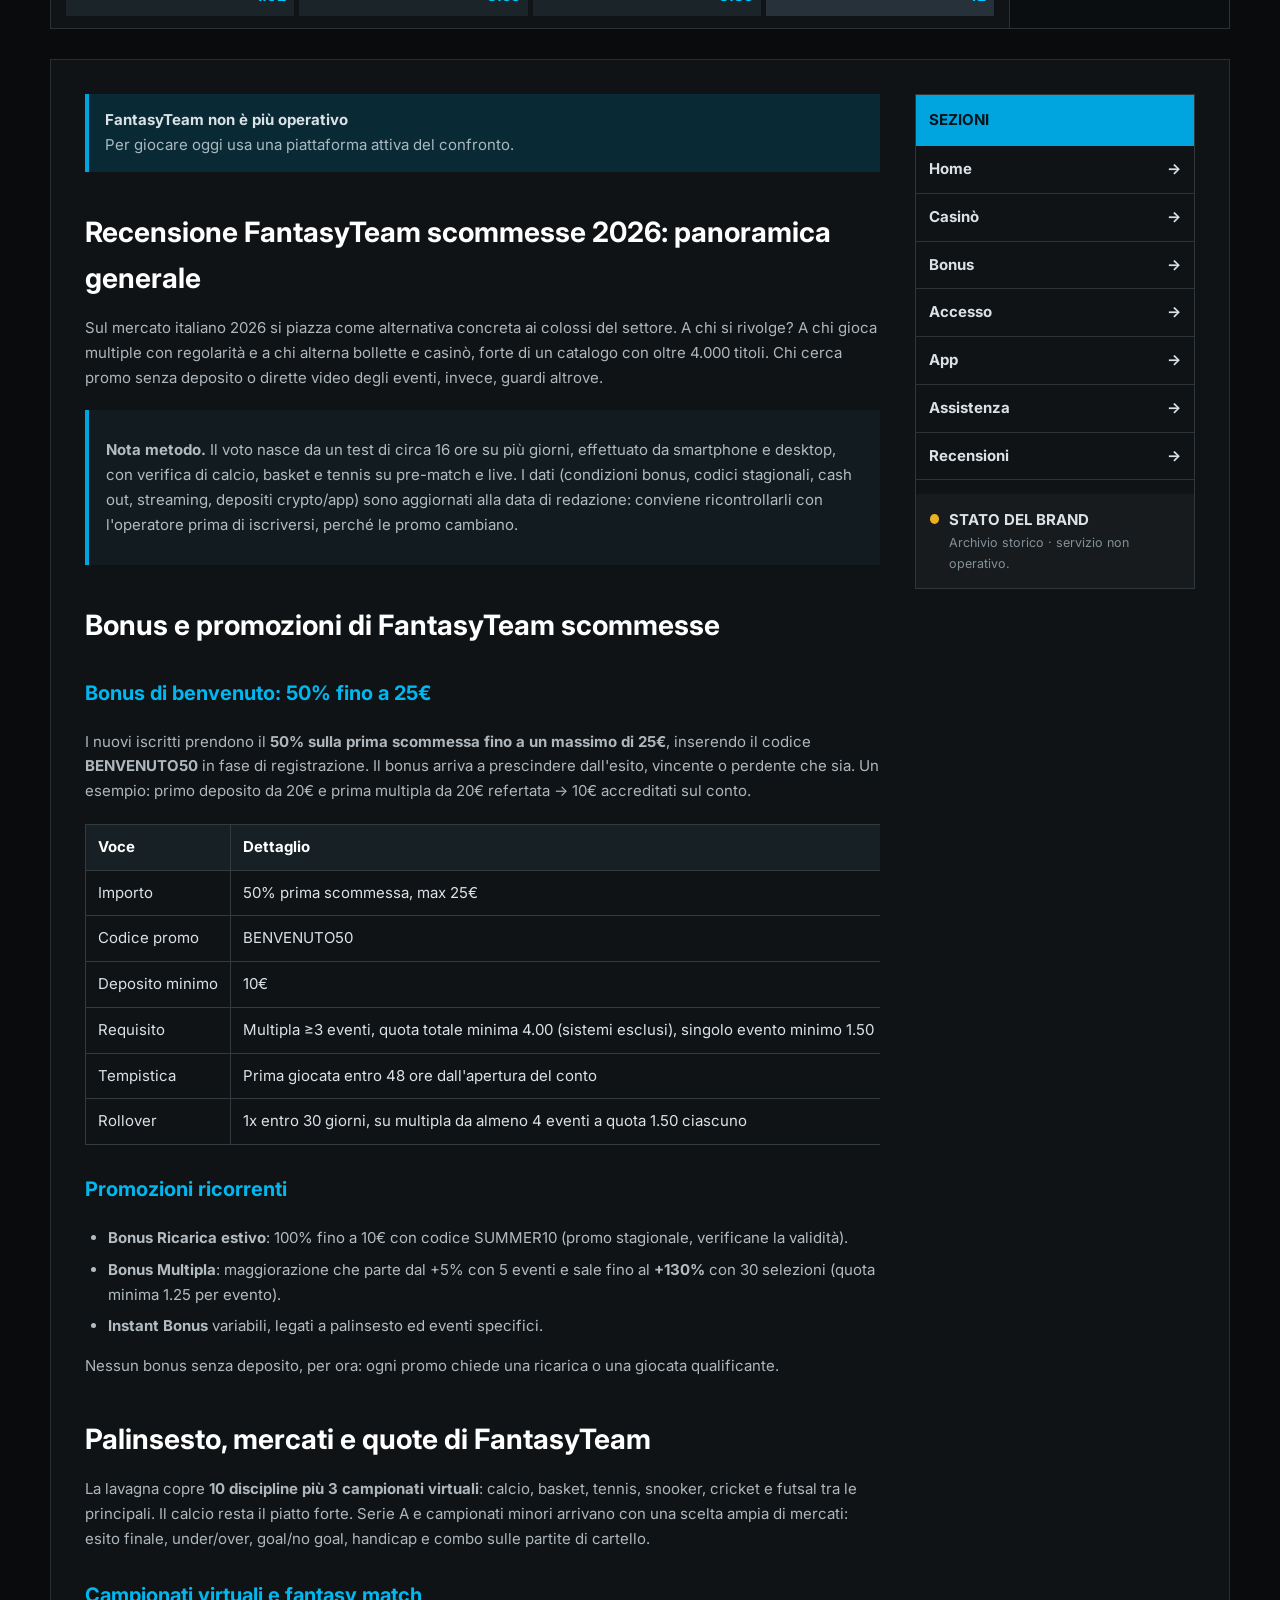
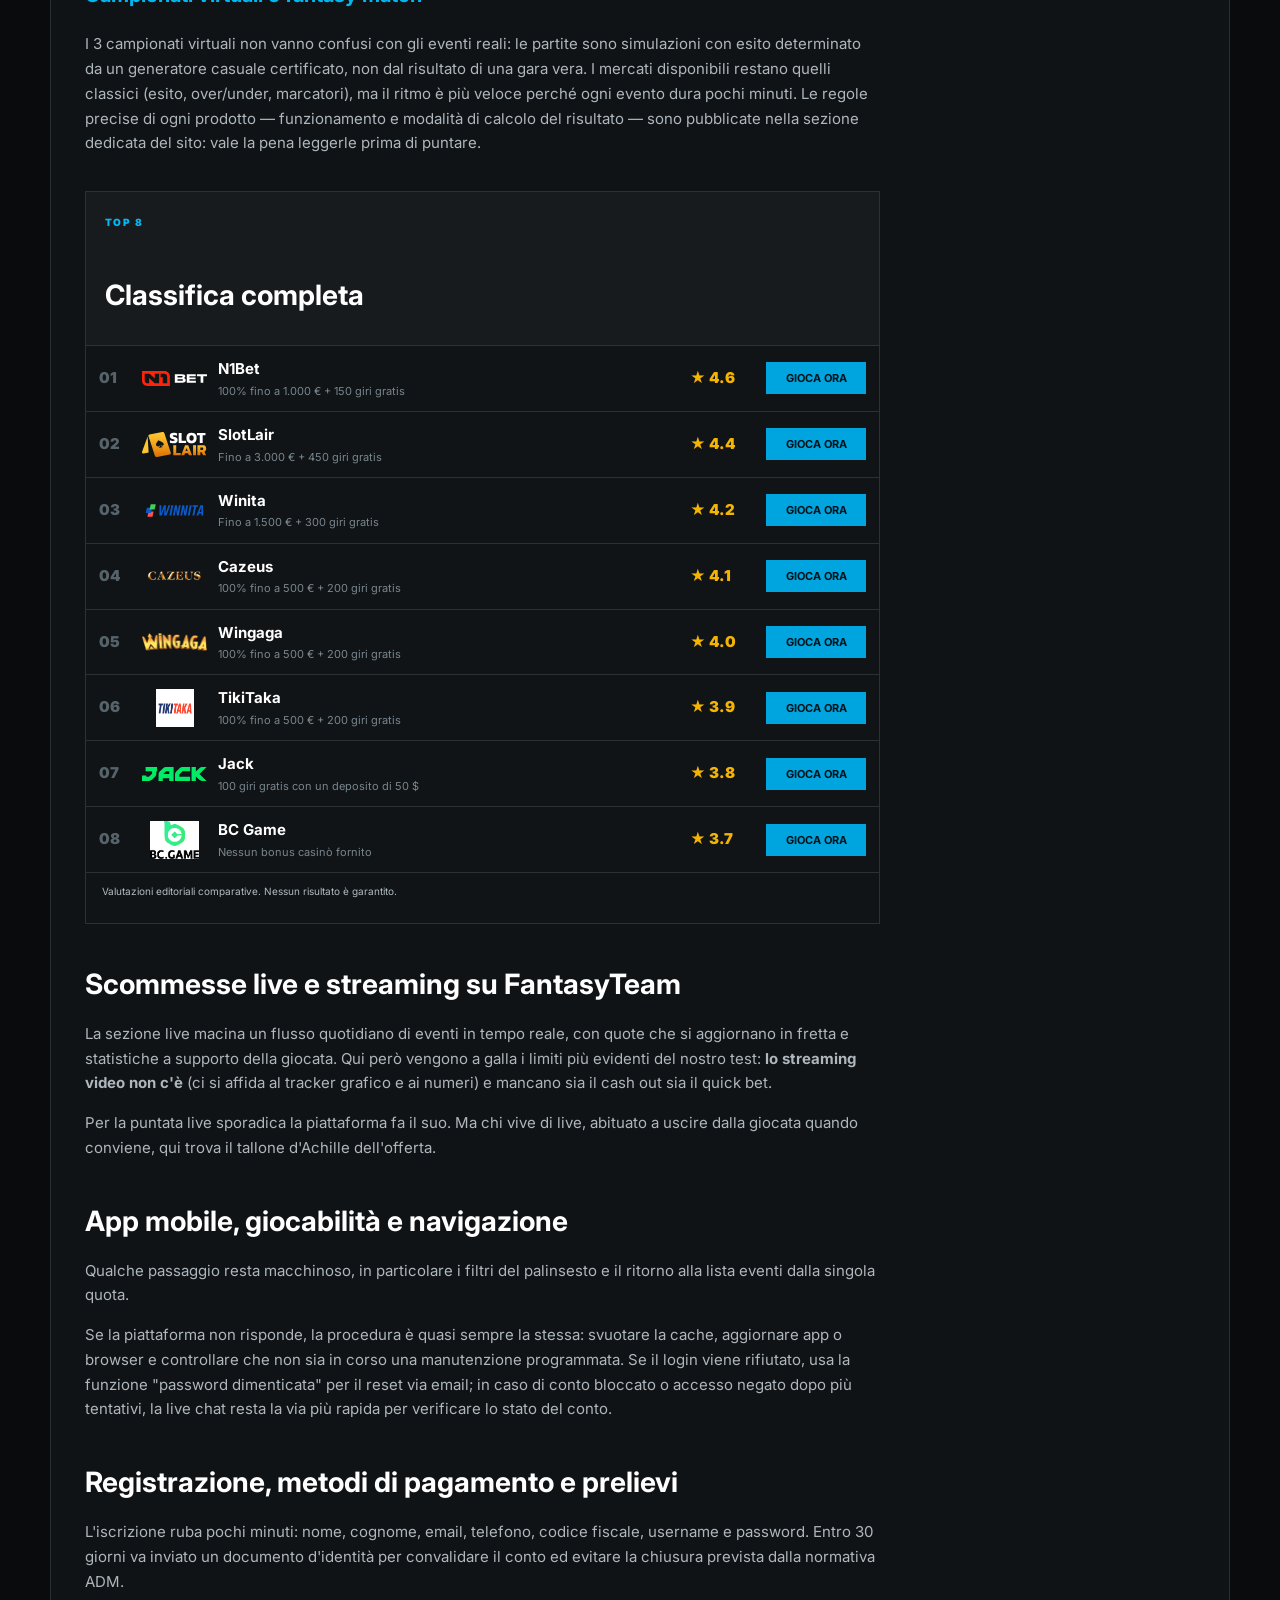
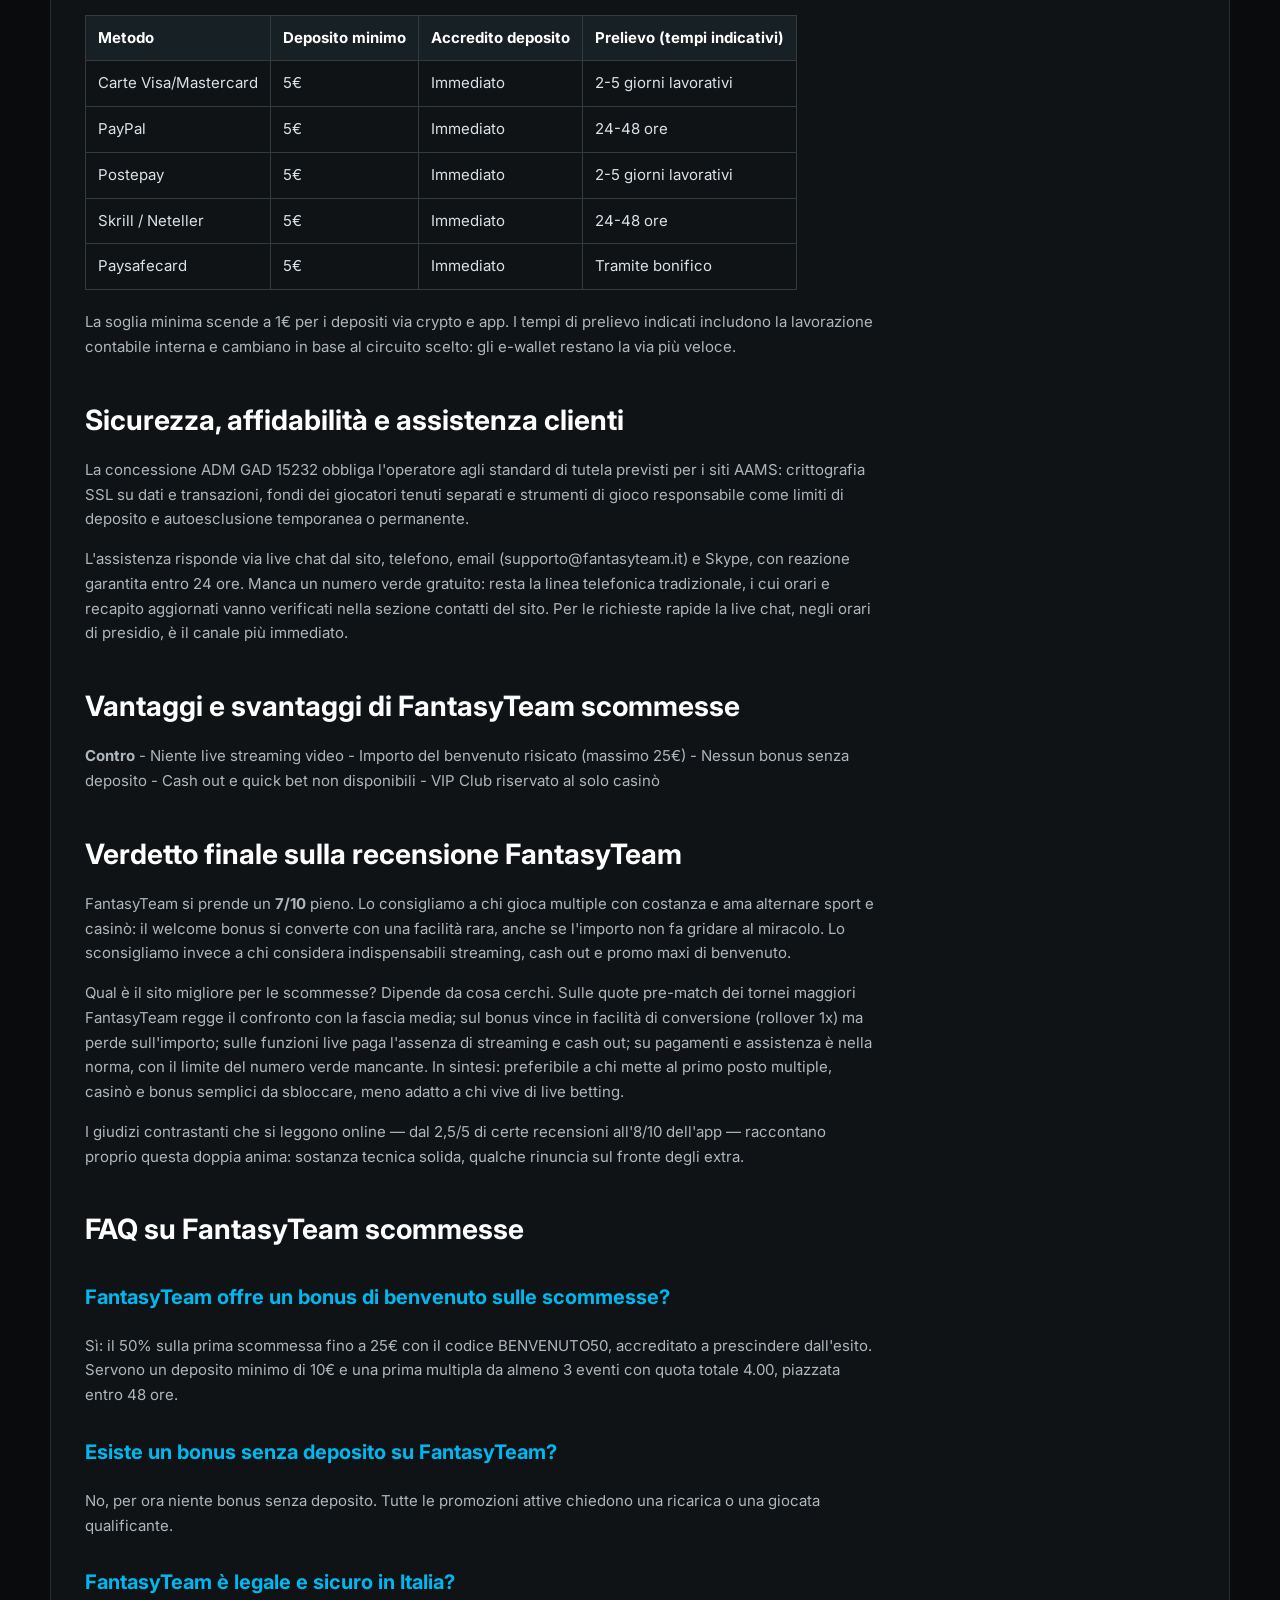
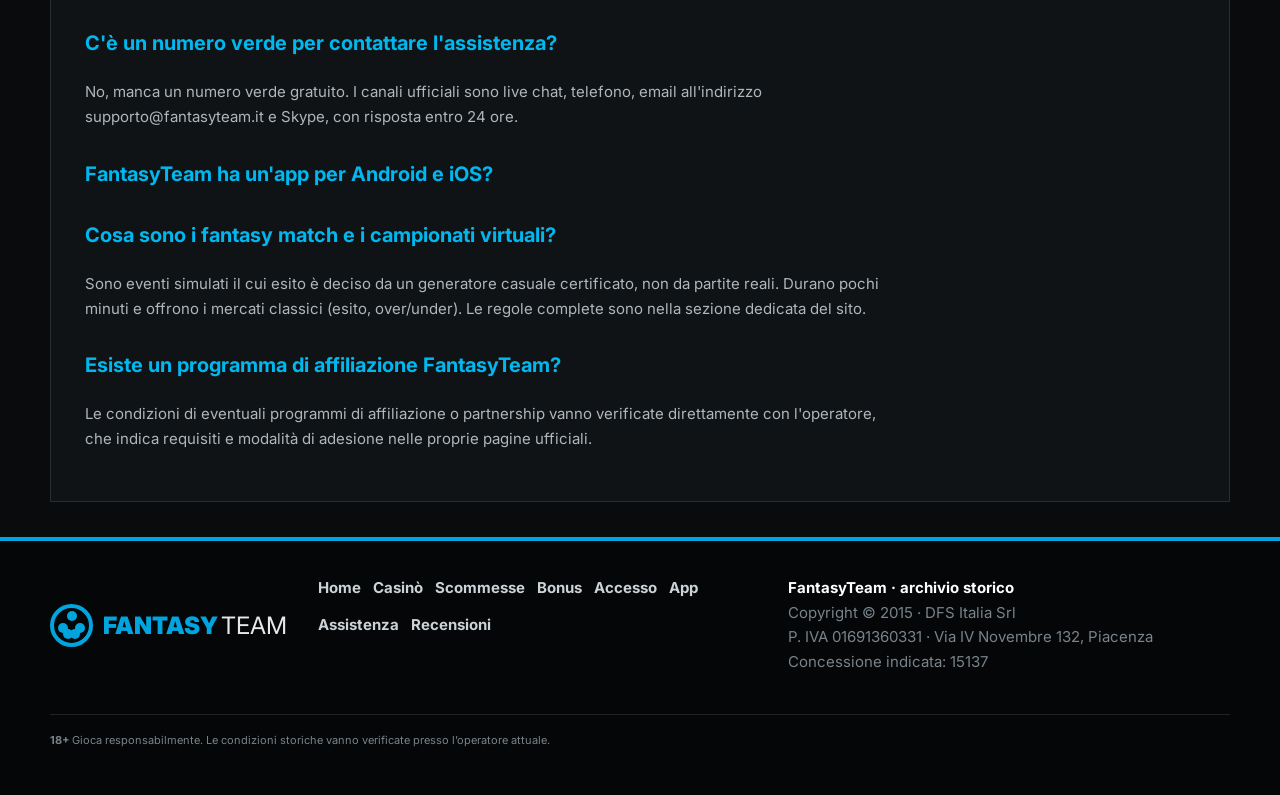
<file: scommesse/index.html>
<!DOCTYPE html>
<html lang="it"><head><meta charset="utf-8"/><meta content="width=device-width,initial-scale=1" name="viewport"/><title>FantasyTeam Scommesse: archivio e alternative attive</title><meta content="Informazioni storiche su FantasyTeam scommesse e confronto tra piattaforme attive in Italia." name="description"/><link href="https://fantasyteamit.com/scommesse/" rel="canonical"/><link href="https://fantasyteamit.com/scommesse/" hreflang="it-IT" rel="alternate"/><link href="https://fantasyteamit.com/scommesse/" hreflang="x-default" rel="alternate"/><link href="../favicon.svg" rel="icon"/><link href="../assets/style.css" rel="stylesheet"/><script type="application/ld+json">{"@context": "https://schema.org", "@graph": [{"@type": "WebSite", "name": "FantasyTeam", "url": "https://fantasyteamit.com/", "inLanguage": "it-IT"}, {"@type": "Article", "headline": "Scommesse sportive online FantasyTeam: recensione completa 2026", "description": "Informazioni storiche su FantasyTeam scommesse e confronto tra piattaforme attive in Italia.", "mainEntityOfPage": "https://fantasyteamit.com/scommesse/", "inLanguage": "it-IT"}]}</script></head><body class="guide"><div class="warning"><b>18+</b> IL GIOCO È RISERVATO AI MAGGIORENNI E PUÒ CREARE DIPENDENZA PATOLOGICA.</div>
<header><div class="wrap head"><a class="brand" href="../"><i><b></b><b></b><b></b><b></b><b></b></i><span>FANTASY</span><em>TEAM</em></a><a class="headcta" href="/referral-link?sub_id_1=n1" rel="nofollow">GIOCA ORA</a></div><nav><div class="wrap"><a class="" href="../">Home</a><a class="" href="../casino/">Casinò</a><a class="on" href="../scommesse/">Scommesse</a><a class="" href="../bonus/">Bonus</a><a class="" href="../accesso/">Accesso</a><a class="" href="../app/">App</a><a class="" href="../assistenza/">Assistenza</a><a class="" href="../recensioni/">Recensioni</a></div></nav></header><section class="hero"><div class="wrap hero-in"><div><span class="kicker">GUIDA INDIPENDENTE · DATI E ALTERNATIVE</span><h1>Scommesse sportive online FantasyTeam: recensione completa 2026</h1><p>FantasyTeam non è più operativo. La pagina conserva informazioni storiche e presenta piattaforme attive per sport e casinò.</p><div class="hero-buttons"><a href="#contenuto">SCOPRI LA GUIDA</a><a href="/referral-link?sub_id_1=n1" rel="nofollow">GIOCA ORA</a></div></div><div class="pitch"><div class="center"></div><i class="p p1">9</i><i class="p p2">10</i><i class="p p3">7</i><i class="p p4">1</i><b>LA TUA SQUADRA.<br/>LE LORO STATISTICHE.</b></div></div></section><main class="wrap"><section class="intent sportsbook"><div class="book-head"><span>SPORT</span><b>CALCIO</b><b>LIVE</b><b>OGGI</b><a href="/referral-link?sub_id_1=n1">APRI N1BET</a></div><div class="book-layout"><div><div class="sect"><span>PALINSESTO</span><h2>Partite e mercati 1X2</h2></div><article class="event"><header><span>SERIE A</span><time>20:45</time><i>● PRE-MATCH</i></header><div class="teams"><b>Milan</b><b>Napoli</b></div><div class="markets"><a href="/referral-link?sub_id_1=n1"><small>1</small><strong>2.45</strong></a><a href="/referral-link?sub_id_1=n1"><small>X</small><strong>3.30</strong></a><a href="/referral-link?sub_id_1=n1"><small>2</small><strong>2.90</strong></a><a class="more" href="/referral-link?sub_id_1=n1"><small>ALTRI</small><strong>+42</strong></a></div></article><article class="event"><header><span>SERIE A</span><time>18:00</time><i>● PRE-MATCH</i></header><div class="teams"><b>Juventus</b><b>Inter</b></div><div class="markets"><a href="/referral-link?sub_id_1=n1"><small>1</small><strong>2.70</strong></a><a href="/referral-link?sub_id_1=n1"><small>X</small><strong>3.10</strong></a><a href="/referral-link?sub_id_1=n1"><small>2</small><strong>2.65</strong></a><a class="more" href="/referral-link?sub_id_1=n1"><small>ALTRI</small><strong>+42</strong></a></div></article><article class="event"><header><span>SERIE A</span><time>20:45</time><i>● PRE-MATCH</i></header><div class="teams"><b>Roma</b><b>Lazio</b></div><div class="markets"><a href="/referral-link?sub_id_1=n1"><small>1</small><strong>2.35</strong></a><a href="/referral-link?sub_id_1=n1"><small>X</small><strong>3.20</strong></a><a href="/referral-link?sub_id_1=n1"><small>2</small><strong>3.10</strong></a><a class="more" href="/referral-link?sub_id_1=n1"><small>ALTRI</small><strong>+42</strong></a></div></article><article class="event"><header><span>CHAMPIONS</span><time>21:00</time><i>● PRE-MATCH</i></header><div class="teams"><b>Real Madrid</b><b>Manchester City</b></div><div class="markets"><a href="/referral-link?sub_id_1=n1"><small>1</small><strong>2.20</strong></a><a href="/referral-link?sub_id_1=n1"><small>X</small><strong>3.55</strong></a><a href="/referral-link?sub_id_1=n1"><small>2</small><strong>3.05</strong></a><a class="more" href="/referral-link?sub_id_1=n1"><small>ALTRI</small><strong>+42</strong></a></div></article><article class="event"><header><span>PREMIER LEAGUE</span><time>17:30</time><i>● PRE-MATCH</i></header><div class="teams"><b>Liverpool</b><b>Arsenal</b></div><div class="markets"><a href="/referral-link?sub_id_1=n1"><small>1</small><strong>2.30</strong></a><a href="/referral-link?sub_id_1=n1"><small>X</small><strong>3.45</strong></a><a href="/referral-link?sub_id_1=n1"><small>2</small><strong>2.95</strong></a><a class="more" href="/referral-link?sub_id_1=n1"><small>ALTRI</small><strong>+42</strong></a></div></article><article class="event"><header><span>SERIE A</span><time>15:00</time><i>● PRE-MATCH</i></header><div class="teams"><b>Atalanta</b><b>Fiorentina</b></div><div class="markets"><a href="/referral-link?sub_id_1=n1"><small>1</small><strong>1.92</strong></a><a href="/referral-link?sub_id_1=n1"><small>X</small><strong>3.55</strong></a><a href="/referral-link?sub_id_1=n1"><small>2</small><strong>3.85</strong></a><a class="more" href="/referral-link?sub_id_1=n1"><small>ALTRI</small><strong>+42</strong></a></div></article></div><aside class="betslip"><b>LA TUA SCHEDINA</b><div><span>Seleziona una quota</span><small>Le selezioni appariranno qui</small></div><a href="/referral-link?sub_id_1=n1">GIOCA ORA</a><small>Quote dimostrative: verifica i valori aggiornati sull’operatore.</small></aside></div></section><div class="layout" id="contenuto"><article class="article"><div class="migration"><b>FantasyTeam non è più operativo</b><span>Per giocare oggi usa una piattaforma attiva del confronto.</span></div>
<h2>Recensione FantasyTeam scommesse 2026: panoramica generale</h2>
<p>Sul mercato italiano 2026 si piazza come alternativa concreta ai colossi del settore. A chi si rivolge? A chi gioca multiple con regolarità e a chi alterna bollette e casinò, forte di un catalogo con oltre 4.000 titoli. Chi cerca promo senza deposito o dirette video degli eventi, invece, guardi altrove.</p>
<blockquote>
<p><strong>Nota metodo.</strong> Il voto nasce da un test di circa 16 ore su più giorni, effettuato da smartphone e desktop, con verifica di calcio, basket e tennis su pre-match e live. I dati (condizioni bonus, codici stagionali, cash out, streaming, depositi crypto/app) sono aggiornati alla data di redazione: conviene ricontrollarli con l'operatore prima di iscriversi, perché le promo cambiano.</p>
</blockquote>
<h2>Bonus e promozioni di FantasyTeam scommesse</h2>
<h3>Bonus di benvenuto: 50% fino a 25€</h3>
<p>I nuovi iscritti prendono il <strong>50% sulla prima scommessa fino a un massimo di 25€</strong>, inserendo il codice <strong>BENVENUTO50</strong> in fase di registrazione. Il bonus arriva a prescindere dall'esito, vincente o perdente che sia. Un esempio: primo deposito da 20€ e prima multipla da 20€ refertata → 10€ accreditati sul conto.</p>
<table>
<thead>
<tr>
<th>Voce</th>
<th>Dettaglio</th>
</tr>
</thead>
<tbody>
<tr>
<td>Importo</td>
<td>50% prima scommessa, max 25€</td>
</tr>
<tr>
<td>Codice promo</td>
<td>BENVENUTO50</td>
</tr>
<tr>
<td>Deposito minimo</td>
<td>10€</td>
</tr>
<tr>
<td>Requisito</td>
<td>Multipla ≥3 eventi, quota totale minima 4.00 (sistemi esclusi), singolo evento minimo 1.50</td>
</tr>
<tr>
<td>Tempistica</td>
<td>Prima giocata entro 48 ore dall'apertura del conto</td>
</tr>
<tr>
<td>Rollover</td>
<td>1x entro 30 giorni, su multipla da almeno 4 eventi a quota 1.50 ciascuno</td>
</tr>
</tbody>
</table>
<h3>Promozioni ricorrenti</h3>
<ul>
<li><strong>Bonus Ricarica estivo</strong>: 100% fino a 10€ con codice SUMMER10 (promo stagionale, verificane la validità).</li>
<li><strong>Bonus Multipla</strong>: maggiorazione che parte dal +5% con 5 eventi e sale fino al <strong>+130%</strong> con 30 selezioni (quota minima 1.25 per evento).</li>
<li><strong>Instant Bonus</strong> variabili, legati a palinsesto ed eventi specifici.</li>
</ul>
<p>Nessun bonus senza deposito, per ora: ogni promo chiede una ricarica o una giocata qualificante.</p>
<h2>Palinsesto, mercati e quote di FantasyTeam</h2>
<p>La lavagna copre <strong>10 discipline più 3 campionati virtuali</strong>: calcio, basket, tennis, snooker, cricket e futsal tra le principali. Il calcio resta il piatto forte. Serie A e campionati minori arrivano con una scelta ampia di mercati: esito finale, under/over, goal/no goal, handicap e combo sulle partite di cartello.</p>
<h3>Campionati virtuali e fantasy match</h3>
<p>I 3 campionati virtuali non vanno confusi con gli eventi reali: le partite sono simulazioni con esito determinato da un generatore casuale certificato, non dal risultato di una gara vera. I mercati disponibili restano quelli classici (esito, over/under, marcatori), ma il ritmo è più veloce perché ogni evento dura pochi minuti. Le regole precise di ogni prodotto — funzionamento e modalità di calcolo del risultato — sono pubblicate nella sezione dedicata del sito: vale la pena leggerle prima di puntare.</p>
<section class="rank"><div class="sect"><span>TOP 8</span><h2>Classifica completa</h2></div><a class="row" href="/referral-link?sub_id_1=n1" rel="nofollow"><em>01</em><img alt="N1Bet" src="../assets/logos/n1bet-logo.svg"/><span><b>N1Bet</b><small>100% fino a 1.000 € + 150 giri gratis</small></span><i>★ 4.6</i><strong>GIOCA ORA</strong></a><a class="row" href="/referral-link?sub_id_1=slotlair" rel="nofollow"><em>02</em><img alt="SlotLair" src="../assets/logos/slotlair-logo.svg"/><span><b>SlotLair</b><small>Fino a 3.000 € + 450 giri gratis</small></span><i>★ 4.4</i><strong>GIOCA ORA</strong></a><a class="row" href="/referral-link?sub_id_1=winita" rel="nofollow"><em>03</em><img alt="Winita" src="../assets/logos/winnita-logo.svg"/><span><b>Winita</b><small>Fino a 1.500 € + 300 giri gratis</small></span><i>★ 4.2</i><strong>GIOCA ORA</strong></a><a class="row" href="/referral-link?sub_id_1=cazeus" rel="nofollow"><em>04</em><img alt="Cazeus" src="../assets/logos/cazeus-logo.png"/><span><b>Cazeus</b><small>100% fino a 500 € + 200 giri gratis</small></span><i>★ 4.1</i><strong>GIOCA ORA</strong></a><a class="row" href="/referral-link?sub_id_1=wingaga" rel="nofollow"><em>05</em><img alt="Wingaga" src="../assets/logos/wingaga-logo.webp"/><span><b>Wingaga</b><small>100% fino a 500 € + 200 giri gratis</small></span><i>★ 4.0</i><strong>GIOCA ORA</strong></a><a class="row" href="/referral-link?sub_id_1=tikitaka" rel="nofollow"><em>06</em><img alt="TikiTaka" src="../assets/logos/tikitaka-logo.png"/><span><b>TikiTaka</b><small>100% fino a 500 € + 200 giri gratis</small></span><i>★ 3.9</i><strong>GIOCA ORA</strong></a><a class="row" href="/referral-link?sub_id_1=jack" rel="nofollow"><em>07</em><img alt="Jack" src="../assets/logos/jack.svg"/><span><b>Jack</b><small>100 giri gratis con un deposito di 50 $</small></span><i>★ 3.8</i><strong>GIOCA ORA</strong></a><a class="row" href="/referral-link?sub_id_1=bc" rel="nofollow"><em>08</em><img alt="BC Game" src="../assets/logos/bcgame-logo.png"/><span><b>BC Game</b><small>Nessun bonus casinò fornito</small></span><i>★ 3.7</i><strong>GIOCA ORA</strong></a><p class="fine">Valutazioni editoriali comparative. Nessun risultato è garantito.</p></section><h2>Scommesse live e streaming su FantasyTeam</h2>
<p>La sezione live macina un flusso quotidiano di eventi in tempo reale, con quote che si aggiornano in fretta e statistiche a supporto della giocata. Qui però vengono a galla i limiti più evidenti del nostro test: <strong>lo streaming video non c'è</strong> (ci si affida al tracker grafico e ai numeri) e mancano sia il cash out sia il quick bet.</p>
<p>Per la puntata live sporadica la piattaforma fa il suo. Ma chi vive di live, abituato a uscire dalla giocata quando conviene, qui trova il tallone d'Achille dell'offerta.</p>
<h2>App mobile, giocabilità e navigazione</h2>
<p>Qualche passaggio resta macchinoso, in particolare i filtri del palinsesto e il ritorno alla lista eventi dalla singola quota.</p>
<p>Se la piattaforma non risponde, la procedura è quasi sempre la stessa: svuotare la cache, aggiornare app o browser e controllare che non sia in corso una manutenzione programmata. Se il login viene rifiutato, usa la funzione "password dimenticata" per il reset via email; in caso di conto bloccato o accesso negato dopo più tentativi, la live chat resta la via più rapida per verificare lo stato del conto.</p>
<h2>Registrazione, metodi di pagamento e prelievi</h2>
<p>L'iscrizione ruba pochi minuti: nome, cognome, email, telefono, codice fiscale, username e password. Entro 30 giorni va inviato un documento d'identità per convalidare il conto ed evitare la chiusura prevista dalla normativa ADM.</p>
<table>
<thead>
<tr>
<th>Metodo</th>
<th>Deposito minimo</th>
<th>Accredito deposito</th>
<th>Prelievo (tempi indicativi)</th>
</tr>
</thead>
<tbody>
<tr>
<td>Carte Visa/Mastercard</td>
<td>5€</td>
<td>Immediato</td>
<td>2-5 giorni lavorativi</td>
</tr>
<tr>
<td>PayPal</td>
<td>5€</td>
<td>Immediato</td>
<td>24-48 ore</td>
</tr>
<tr>
<td>Postepay</td>
<td>5€</td>
<td>Immediato</td>
<td>2-5 giorni lavorativi</td>
</tr>
<tr>
<td>Skrill / Neteller</td>
<td>5€</td>
<td>Immediato</td>
<td>24-48 ore</td>
</tr>
<tr>
<td>Paysafecard</td>
<td>5€</td>
<td>Immediato</td>
<td>Tramite bonifico</td>
</tr>
</tbody>
</table>
<p>La soglia minima scende a 1€ per i depositi via crypto e app. I tempi di prelievo indicati includono la lavorazione contabile interna e cambiano in base al circuito scelto: gli e-wallet restano la via più veloce.</p>
<h2>Sicurezza, affidabilità e assistenza clienti</h2>
<p>La concessione ADM GAD 15232 obbliga l'operatore agli standard di tutela previsti per i siti AAMS: crittografia SSL su dati e transazioni, fondi dei giocatori tenuti separati e strumenti di gioco responsabile come limiti di deposito e autoesclusione temporanea o permanente.</p>
<p>L'assistenza risponde via live chat dal sito, telefono, email (supporto@fantasyteam.it) e Skype, con reazione garantita entro 24 ore. Manca un numero verde gratuito: resta la linea telefonica tradizionale, i cui orari e recapito aggiornati vanno verificati nella sezione contatti del sito. Per le richieste rapide la live chat, negli orari di presidio, è il canale più immediato.</p>
<h2>Vantaggi e svantaggi di FantasyTeam scommesse</h2>
<p><strong>Contro</strong>
- Niente live streaming video
- Importo del benvenuto risicato (massimo 25€)
- Nessun bonus senza deposito
- Cash out e quick bet non disponibili
- VIP Club riservato al solo casinò</p>
<h2>Verdetto finale sulla recensione FantasyTeam</h2>
<p>FantasyTeam si prende un <strong>7/10</strong> pieno. Lo consigliamo a chi gioca multiple con costanza e ama alternare sport e casinò: il welcome bonus si converte con una facilità rara, anche se l'importo non fa gridare al miracolo. Lo sconsigliamo invece a chi considera indispensabili streaming, cash out e promo maxi di benvenuto.</p>
<p>Qual è il sito migliore per le scommesse? Dipende da cosa cerchi. Sulle quote pre-match dei tornei maggiori FantasyTeam regge il confronto con la fascia media; sul bonus vince in facilità di conversione (rollover 1x) ma perde sull'importo; sulle funzioni live paga l'assenza di streaming e cash out; su pagamenti e assistenza è nella norma, con il limite del numero verde mancante. In sintesi: preferibile a chi mette al primo posto multiple, casinò e bonus semplici da sbloccare, meno adatto a chi vive di live betting.</p>
<p>I giudizi contrastanti che si leggono online — dal 2,5/5 di certe recensioni all'8/10 dell'app — raccontano proprio questa doppia anima: sostanza tecnica solida, qualche rinuncia sul fronte degli extra.</p>
<h2>FAQ su FantasyTeam scommesse</h2>
<h3>FantasyTeam offre un bonus di benvenuto sulle scommesse?</h3>
<p>Sì: il 50% sulla prima scommessa fino a 25€ con il codice BENVENUTO50, accreditato a prescindere dall'esito. Servono un deposito minimo di 10€ e una prima multipla da almeno 3 eventi con quota totale 4.00, piazzata entro 48 ore.</p>
<h3>Esiste un bonus senza deposito su FantasyTeam?</h3>
<p>No, per ora niente bonus senza deposito. Tutte le promozioni attive chiedono una ricarica o una giocata qualificante.</p>
<h3>FantasyTeam è legale e sicuro in Italia?</h3>
<h3>C'è un numero verde per contattare l'assistenza?</h3>
<p>No, manca un numero verde gratuito. I canali ufficiali sono live chat, telefono, email all'indirizzo supporto@fantasyteam.it e Skype, con risposta entro 24 ore.</p>
<h3>FantasyTeam ha un'app per Android e iOS?</h3>
<h3>Cosa sono i fantasy match e i campionati virtuali?</h3>
<p>Sono eventi simulati il cui esito è deciso da un generatore casuale certificato, non da partite reali. Durano pochi minuti e offrono i mercati classici (esito, over/under). Le regole complete sono nella sezione dedicata del sito.</p>
<h3>Esiste un programma di affiliazione FantasyTeam?</h3>
<p>Le condizioni di eventuali programmi di affiliazione o partnership vanno verificate direttamente con l'operatore, che indica requisiti e modalità di adesione nelle proprie pagine ufficiali.</p>
</article><aside class="side"><b>SEZIONI</b><a href="../">Home<span>→</span></a><a href="../casino/">Casinò<span>→</span></a><a href="../bonus/">Bonus<span>→</span></a><a href="../accesso/">Accesso<span>→</span></a><a href="../app/">App<span>→</span></a><a href="../assistenza/">Assistenza<span>→</span></a><a href="../recensioni/">Recensioni<span>→</span></a><div class="status"><i></i><span><b>STATO DEL BRAND</b><small>Archivio storico · servizio non operativo.</small></span></div></aside></div></main><div class="dropbar"><span><b>IL VECCHIO SITO NON È PIÙ ATTIVO</b><small>Scegli una piattaforma operativa dal nostro confronto.</small></span><a class="betting" href="/referral-link?sub_id_1=n1" rel="nofollow">SCOMMESSE · N1 BET</a><a class="casino" href="/referral-link?sub_id_1=slotlair" rel="nofollow">CASINÒ · SLOTLAIR</a></div><footer><div class="wrap foot"><a class="brand" href="../"><i><b></b><b></b><b></b><b></b><b></b></i><span>FANTASY</span><em>TEAM</em></a><nav><a href="../">Home</a><a href="../casino/">Casinò</a><a href="../scommesse/">Scommesse</a><a href="../bonus/">Bonus</a><a href="../accesso/">Accesso</a><a href="../app/">App</a><a href="../assistenza/">Assistenza</a><a href="../recensioni/">Recensioni</a></nav><div class="company"><b>FantasyTeam · archivio storico</b><span>Copyright © 2015 · DFS Italia Srl</span><span>P. IVA 01691360331 · Via IV Novembre 132, Piacenza</span><span>Concessione indicata: 15137</span></div><p><b>18+</b> Gioca responsabilmente. Le condizioni storiche vanno verificate presso l’operatore attuale.</p></div></footer></body></html>
</file>
<file: assets/style.css>
@import url('https://fonts.googleapis.com/css2?family=Inter:wght@400;600;700;800;900&display=swap');*{box-sizing:border-box}html{max-width:100%;overflow-x:hidden;scroll-behavior:smooth}body{margin:0;background:#090b0d;color:#dbe2e7;font:15px/1.65 Inter,Arial,sans-serif;max-width:100%;overflow-x:hidden}a{text-decoration:none;color:inherit}.wrap{width:min(1180px,calc(100% - 32px));margin:auto}.warning{height:34px;display:flex;align-items:center;justify-content:center;background:#050607;color:#7f898f;font-size:10px;letter-spacing:.08em}.warning b{border:1px solid #6f7a80;border-radius:50%;padding:2px 4px;margin-right:9px}header{background:#171a1d;border-bottom:1px solid #333}.head{height:88px;display:flex;align-items:center;justify-content:space-between}.brand{display:flex;align-items:center;gap:3px}.brand>i{position:relative;width:43px;height:43px;border:4px solid #00a5df;border-radius:50%;margin-right:7px}.brand>i b{position:absolute;width:10px;height:10px;background:#00a5df;border-radius:50%}.brand>i b:nth-child(1){left:13px;top:3px}.brand>i b:nth-child(2){left:4px;top:15px}.brand>i b:nth-child(3){right:4px;top:15px}.brand>i b:nth-child(4){left:9px;bottom:4px}.brand>i b:nth-child(5){right:9px;bottom:4px}.brand>span{font-size:24px;font-weight:900;color:#00a5df}.brand>em{font-size:24px;font-style:normal;font-weight:400;color:#e5e9eb}.actions{display:flex;gap:9px}.actions a{padding:11px 16px;background:#262b2f;font-weight:800;font-size:12px}.actions a:last-child{background:#00a5df;color:#00131b}header nav{background:#101214;border-top:1px solid #262a2d}header nav .wrap{display:flex;overflow-x:auto}header nav a{padding:13px 20px;white-space:nowrap;font-weight:800;font-size:12px}header nav a.on,header nav a:hover{background:#00a5df;color:#00151d}.hero{background:radial-gradient(circle at 20% 20%,#133443,transparent 34%),linear-gradient(120deg,#101820,#080a0c);border-bottom:4px solid #00a5df}.hero-in{min-height:520px;display:grid;grid-template-columns:minmax(0,1fr) 430px;gap:55px;align-items:center}.kicker,.sect>span{color:#00b9f5;font-size:10px;font-weight:900;letter-spacing:.14em}.hero h1{font-size:clamp(38px,6vw,68px);line-height:1.02;margin:10px 0 17px;max-width:730px;color:#fff}.hero p{max-width:720px;font-size:17px;color:#aebac1}.hero-buttons{display:flex;gap:9px;margin-top:25px}.hero-buttons a{padding:12px 18px;background:#00a5df;color:#00141c;font-weight:900}.hero-buttons a:last-child{background:#e7edf0;color:#111}.pitch{height:350px;position:relative;border:2px solid #00a5df66;border-radius:180px 180px 15px 15px;background:repeating-linear-gradient(90deg,#0a2b25 0 45px,#0c332c 45px 90px);box-shadow:0 0 70px #00a5df13}.pitch:before{content:"";position:absolute;inset:22px;border:2px solid #ffffff42}.pitch .center{position:absolute;width:110px;height:110px;border:2px solid #ffffff42;border-radius:50%;left:50%;top:47%;transform:translate(-50%,-50%)}.pitch>i{position:absolute;width:39px;height:39px;display:grid;place-items:center;background:#00a5df;color:#00151c;border-radius:50%;font-style:normal;font-weight:900;box-shadow:0 0 0 5px #ffffff20}.p1{left:23%;top:27%}.p2{right:23%;top:27%}.p3{left:46%;top:52%}.p4{left:46%;bottom:12%}.pitch>b{position:absolute;left:24px;bottom:24px;color:#fff;font-size:12px;letter-spacing:.08em}.features{display:grid;grid-template-columns:repeat(4,1fr);margin:30px 0;background:#14181b;border:1px solid #292f33}.features div{padding:20px;border-right:1px solid #292f33}.features i,.features b,.features span{display:block}.features i{font-style:normal;color:#00b7ee;font-size:25px;font-weight:900}.features b{color:#fff;margin-top:7px}.features span{font-size:12px;color:#849097}.topcasinos,.rank{border:1px solid #2b3135;background:#111416;margin:30px 0}.sect{padding:17px 19px;background:#171b1e;border-bottom:1px solid #2c3236}.sect h2{margin:3px 0;color:#fff;font-size:26px}.three{display:grid;grid-template-columns:repeat(3,1fr);gap:11px;padding:15px}.casino-card{position:relative;display:grid;grid-template-columns:90px 1fr;gap:3px 12px;border:1px solid #30373b;background:#0c0f11;padding:15px}.casino-card>span{position:absolute;right:9px;top:7px;color:#f5b400;font-weight:900}.casino-card img{grid-row:1/4;width:90px;height:55px;object-fit:contain}.casino-card b{color:#fff;font-size:18px}.casino-card small{color:#85929a}.casino-card strong{grid-column:2;background:#00a5df;color:#00141b;text-align:center;padding:8px;margin-top:7px;font-size:12px}.fine{padding:0 16px 13px;color:#748088;font-size:10px}.layout{display:grid;grid-template-columns:minmax(0,820px) 280px;gap:35px;background:#101315;border:1px solid #282e32;padding:34px;margin-bottom:35px}.layout article{min-width:0}.layout article>h2{color:#fff;font-size:28px;margin:37px 0 9px}.layout article>h2:first-child{margin-top:0}.layout article>p{color:#aeb7bd}.history{display:flex;gap:13px;background:#072b38;border-left:4px solid #00a5df;padding:15px;margin:28px 0}.history>*{display:block}.history b{white-space:nowrap;color:#00b9f5}.layout aside{position:sticky;top:15px;align-self:start;border:1px solid #30363a}.layout aside>b{display:block;padding:13px;background:#00a5df;color:#00141b}.layout aside>a{display:flex;justify-content:space-between;padding:11px 13px;border-bottom:1px solid #2d3337;font-weight:700}.layout aside>a:hover{color:#00b9f5}.status{display:flex;gap:10px;padding:14px;margin-top:14px;background:#171b1e}.status i{width:10px;height:10px;border-radius:50%;background:#edb021;margin-top:6px}.status span>*{display:block}.status small{color:#849097}.row{display:grid;grid-template-columns:32px 65px minmax(0,1fr) 65px 100px;gap:11px;align-items:center;padding:11px 13px;border-bottom:1px solid #2a3034}.row em{font-style:normal;color:#56636b;font-weight:900}.row img{width:65px;height:38px;object-fit:contain}.row span>*{display:block}.row span b{color:#fff}.row span small{color:#78868e;font-size:11px}.row>i{font-style:normal;color:#f5b400;font-weight:900}.row>strong{background:#00a5df;color:#00141b;padding:7px;text-align:center;font-size:11px}footer{background:#050607;border-top:4px solid #00a5df;padding:35px 0;color:#78848b}.foot{display:grid;grid-template-columns:240px 1fr 1fr;gap:28px}.foot nav{display:flex;gap:12px;align-content:start;flex-wrap:wrap}.foot nav a{color:#cbd3d7;font-weight:700}.company>*{display:block}.company b{color:#fff}.foot>p{grid-column:1/-1;border-top:1px solid #222;padding-top:16px;font-size:11px}@media(max-width:850px){.hero-in,.layout{grid-template-columns:1fr}.hero-in{padding:45px 0}.pitch{height:300px}.features{grid-template-columns:repeat(2,1fr)}.layout aside{position:static}}@media(max-width:600px){.warning{font-size:8px;padding:0 8px;text-align:center}.head{height:75px}.brand>i{width:34px;height:34px}.brand>span,.brand>em{font-size:17px}.actions a:first-child{display:none}.actions a{padding:9px 11px}.hero-in{padding:35px 0}.hero h1{font-size:40px}.pitch{height:260px}.features{grid-template-columns:1fr 1fr}.three{grid-template-columns:1fr}.layout{width:calc(100% - 16px);padding:23px 18px}.history{display:block}.history b{margin-bottom:5px}.row{grid-template-columns:25px 50px minmax(0,1fr) 60px}.row img{width:50px}.row>strong{grid-column:3/5}.foot{grid-template-columns:1fr}.foot>p{grid-column:1}.casino-card{grid-template-columns:70px 1fr}.casino-card img{width:70px}}

.migration{background:#092a35;border-left:4px solid #00a5df;padding:14px 16px;margin-bottom:28px}.migration>*{display:block}.migration span{color:#aab8c0}.article h2{font-size:28px;color:#fff;margin:38px 0 10px}.article h3{font-size:20px;color:#00b8ef;margin-top:28px}.article p{color:#b2bcc2}.article ul,.article ol{padding-left:23px}.article li{margin:7px 0;color:#b2bcc2}.article table{display:block;width:100%;max-width:100%;overflow-x:auto;border-collapse:collapse;margin:20px 0}.article th,.article td{border:1px solid #343b3f;padding:10px 12px;text-align:left;white-space:nowrap}.article th{background:#172025;color:#fff}.article blockquote{margin:20px 0;padding:13px 17px;border-left:4px solid #00a5df;background:#111b20}.lobby{display:grid;grid-template-columns:210px minmax(0,1fr);gap:18px;background:#111416;border:1px solid #2c3236;margin:30px 0;padding:16px}.lobby>aside{padding:15px;background:#191d20;position:static;border:0}.lobby>aside>b,.lobby>aside>span{display:inline-block}.lobby>aside>span{float:right;font-size:9px;color:#778187}.lobby input{width:100%;background:#101315;border:1px solid #31383c;color:#68747b;padding:9px;margin:13px 0}.lobby h3{font-size:10px;color:#778187}.lobby aside div{display:flex;gap:5px;flex-wrap:wrap}.lobby aside div i,.lobby aside>a{display:inline-block;background:#252b2f;padding:5px 9px;font-style:normal;font-size:10px;margin:2px}.lobby aside>a{width:44%}.lobby aside>a.sel{background:#00a5df;color:#00141b}.lobbyhead h2{margin:0;color:#fff}.lobbyhead span{font-size:10px;color:#00b8ef}.gamegrid{display:grid;grid-template-columns:repeat(4,1fr);gap:8px;margin-top:11px}.game{aspect-ratio:1.25;display:flex;flex-direction:column;justify-content:flex-end;padding:11px;color:#fff;border-radius:4px;overflow:hidden;position:relative}.game:before{content:"";position:absolute;inset:0;background:radial-gradient(circle at 70% 20%,#ffffff44,transparent 20%)}.game i{font-size:30px;font-style:normal;font-weight:900}.game b,.game small,.game i{position:relative}.game small{color:#fff8;font-size:9px}.g0{background:linear-gradient(145deg,#4438a5,#ed438c)}.g1{background:linear-gradient(145deg,#ad2c24,#f4b327)}.g2{background:linear-gradient(145deg,#087f74,#38d7a2)}.g3{background:linear-gradient(145deg,#46227d,#2f8bd8)}.g4{background:linear-gradient(145deg,#8b3a16,#e9702e)}.g5{background:linear-gradient(145deg,#163c70,#00a5df)}.copy .hero{min-height:420px}.copy .hero-in{min-height:430px}.copy .layout{margin-top:30px}.copy .headcta{background:#262b2f}.guide .headcta{background:#00a5df;color:#00141b}.guide .topcasinos{margin-top:30px}.rank{max-width:100%;margin:35px 0}@media(max-width:750px){.lobby{grid-template-columns:1fr}.lobby>aside{display:none}.gamegrid{grid-template-columns:repeat(2,1fr)}}
.intent{border:1px solid #2b3135;background:#111416;margin:30px 0}.fixture{display:grid;grid-template-columns:1fr 270px;gap:10px;padding:12px 15px;border-top:1px solid #2a3034}.fixture span{display:grid;grid-template-columns:repeat(3,1fr);gap:5px}.fixture a,.appchoices a{background:#17252b;padding:8px;text-align:center;color:#00b9f5;font-weight:900}.appchoices{display:grid;grid-template-columns:repeat(3,1fr);gap:10px;padding:15px}.appchoices a>*{display:block}.appchoices small{color:#849097}@media(max-width:600px){.fixture{grid-template-columns:1fr}.appchoices{grid-template-columns:1fr}}
.game{aspect-ratio:auto!important;padding:0!important;background:#090c0e!important}.game:before{display:none}.game img{display:block;width:100%;aspect-ratio:1.57;object-fit:cover}.game span{display:grid;grid-template-columns:1fr auto;padding:9px}.game span>*{display:block}.game span small{grid-column:1;color:#7f8c94}.game span strong{grid-column:2;grid-row:1/3;align-self:center;background:#00a5df;color:#00141b;padding:6px;font-size:9px}.app-showcase{display:grid;grid-template-columns:42% 1fr;overflow:hidden}.phone-art img{width:100%;height:100%;min-height:360px;object-fit:cover}.app-copy{padding:28px}.app-copy>span{color:#00b9f5;font-weight:900;font-size:11px}.app-copy h2{font-size:32px;margin:5px 0}.app-copy p{color:#9ba8b0}.platforms{display:grid;grid-template-columns:repeat(3,1fr);gap:7px;margin:20px 0}.platforms div{border:1px solid #30383d;padding:11px}.platforms small{display:block;color:#7f8c94}.app-copy>a>div{display:grid;background:#00a5df;color:#00141b;padding:12px}.app-copy>a small{opacity:.75}.app-copy>a strong{grid-column:2;grid-row:1/3;align-self:center}.bonus-grid{display:grid;grid-template-columns:repeat(2,1fr);gap:10px;padding:15px}.bonus-card>div{height:100%;display:grid;grid-template-columns:75px 1fr;gap:7px 12px;border:1px solid #30373b;background:#0b0e10;padding:13px}.bonus-card img{width:75px;height:48px;object-fit:contain}.bonus-card span{display:flex;justify-content:space-between;align-items:center}.bonus-card span i{color:#f4b400;font-style:normal}.bonus-card small{grid-column:1/-1;color:#8d9aa2}.bonus-card strong{grid-column:1/-1;background:#00a5df;color:#00141b;text-align:center;padding:8px}.review-summary{display:grid;grid-template-columns:220px 1fr;gap:25px;padding:22px}.review-summary>div:first-child{display:flex;flex-direction:column;align-items:center;justify-content:center;border-right:1px solid #30363a}.review-summary strong{font-size:54px;line-height:1}.review-summary span{color:#f4b400}.review-summary small{color:#87949c}.rating-bars>div{display:grid;grid-template-columns:40px 1fr 25px;gap:8px;align-items:center}.rating-bars span{height:8px;background:#272d31}.rating-bars i{display:block;height:100%;background:#f4b400}.review-grid{display:grid;grid-template-columns:repeat(2,1fr);max-height:760px;overflow:auto}.review-card{padding:15px;border-right:1px solid #2b3135;border-bottom:1px solid #2b3135}.review-card header{display:flex;justify-content:space-between}.review-card header span{color:#f4b400}.review-card>small{color:#00b9f5}.review-card p{color:#9ca8af;font-size:13px}@media(max-width:700px){.app-showcase,.review-summary{grid-template-columns:1fr}.phone-art img{min-height:220px;max-height:280px}.bonus-grid,.review-grid{grid-template-columns:1fr}.review-summary>div:first-child{border-right:0;border-bottom:1px solid #30363a;padding-bottom:15px}.platforms{grid-template-columns:1fr}}

.book-head{display:flex;gap:4px;align-items:center;background:#080b0d;padding:10px}.book-head>*{padding:8px 12px}.book-head span{background:#00a5df;color:#00141b;font-weight:900}.book-head b{font-size:11px}.book-head a{margin-left:auto;background:#00a5df;color:#00141b;font-weight:900}.book-layout{display:grid;grid-template-columns:minmax(0,1fr) 220px}.event{border-top:1px solid #2b3236;padding:12px 15px}.event header{display:flex;gap:10px;color:#7e8b93;font-size:9px}.event header i{margin-left:auto;color:#46d888;font-style:normal}.teams{display:flex;justify-content:space-between;padding:8px 0;color:#fff}.markets{display:grid;grid-template-columns:repeat(4,1fr);gap:5px}.markets a{display:flex;justify-content:space-between;background:#1b2429;padding:8px;color:#fff}.markets a strong{color:#00c6ff}.markets .more{background:#263139}.betslip{border-left:1px solid #2b3236;padding:14px;background:#0b0e10}.betslip>div{display:flex;min-height:170px;flex-direction:column;align-items:center;justify-content:center;text-align:center;color:#65737b}.betslip>div small{display:block}.betslip>a{display:block;background:#00a5df;color:#00141b;text-align:center;padding:10px;font-weight:900}.betslip>small{display:block;color:#68747b;margin-top:10px;font-size:9px}.phone-art{position:relative}.phone-art>span{position:absolute;right:12px;top:12px;background:#050607;color:#fff;border-radius:50%;padding:7px}.mobile-list{display:grid;gap:7px}.mobile-brand>div{display:grid;grid-template-columns:65px 1fr auto;gap:10px;align-items:center;background:#171d21;border:1px solid #30383d;padding:9px}.mobile-brand img{width:65px;height:38px;object-fit:contain}.mobile-brand span>*{display:block}.mobile-brand strong{background:#00a5df;color:#00141b;padding:8px}.bonus-card .bonus-label{color:#00b9f5;font-size:9px;font-weight:900}.bonus-card .bonus-amount{grid-column:1/-1;background:none;color:#fff;text-align:left;padding:0;font-size:19px;line-height:1.2}.bonus-card em{grid-column:1/-1;background:#00a5df;color:#00141b;text-align:center;padding:9px;font-style:normal;font-weight:900}@media(max-width:700px){.book-layout{grid-template-columns:1fr}.betslip{display:none}.book-head b{display:none}.markets{grid-template-columns:repeat(3,1fr)}.markets .more{display:none}.mobile-brand>div{grid-template-columns:55px 1fr auto}}

.dropbar{position:fixed;z-index:100;left:50%;bottom:12px;transform:translateX(-50%);width:min(780px,calc(100% - 24px));display:grid;grid-template-columns:minmax(0,1fr) auto auto;align-items:center;gap:9px;background:rgba(7,11,16,.96);color:#fff;border:1px solid rgba(255,255,255,.18);border-radius:12px;padding:10px 11px 10px 17px;box-shadow:0 10px 38px #0009;backdrop-filter:blur(10px)}.dropbar>span b,.dropbar>span small{display:block}.dropbar>span small{color:#aeb9c2}.dropbar>a{padding:10px 13px;border-radius:7px;font-weight:900;white-space:nowrap}.dropbar .betting{background:#00a5df;color:#00141b}.dropbar .casino{background:#e33b2d;color:#fff}@media(max-width:620px){.dropbar{grid-template-columns:1fr 1fr;padding:9px}.dropbar>span{grid-column:1/-1;font-size:11px}.dropbar>span small{display:none}.dropbar>a{text-align:center;font-size:11px;padding:9px 7px}}
</file>
